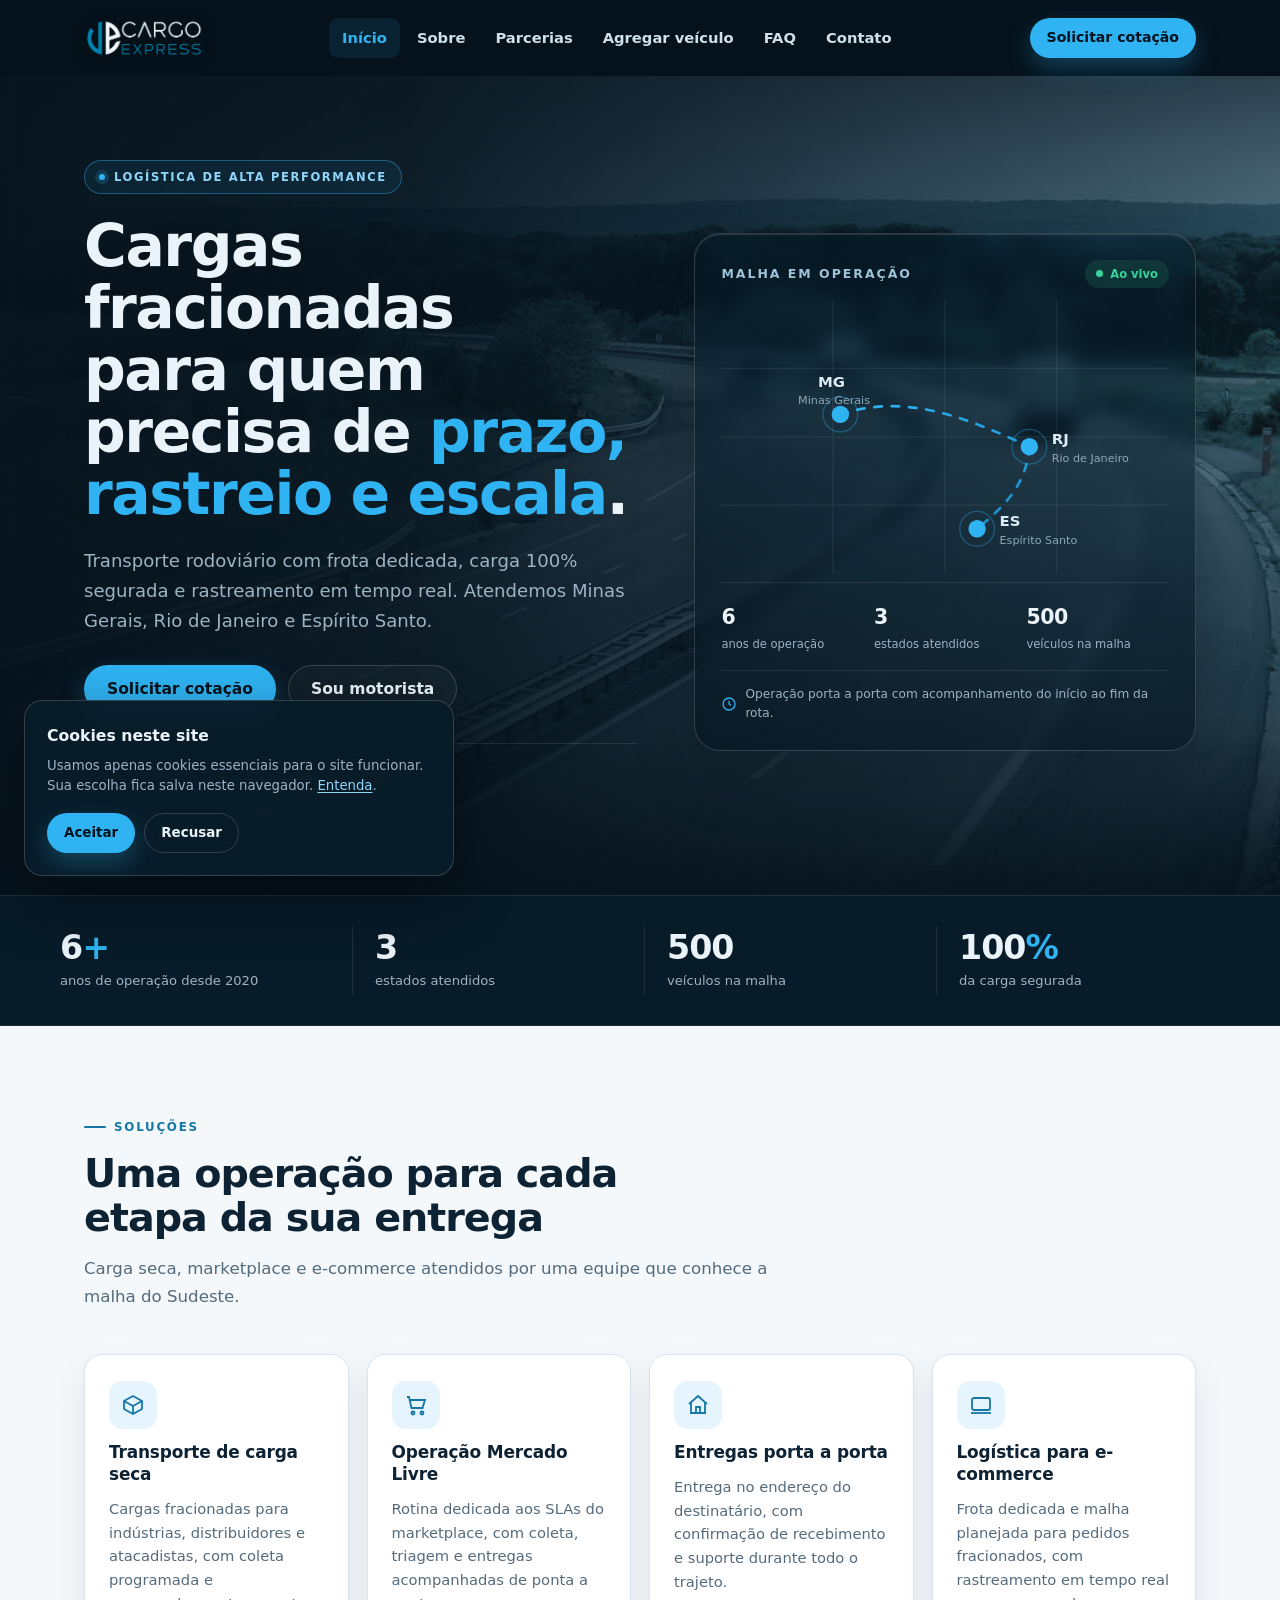
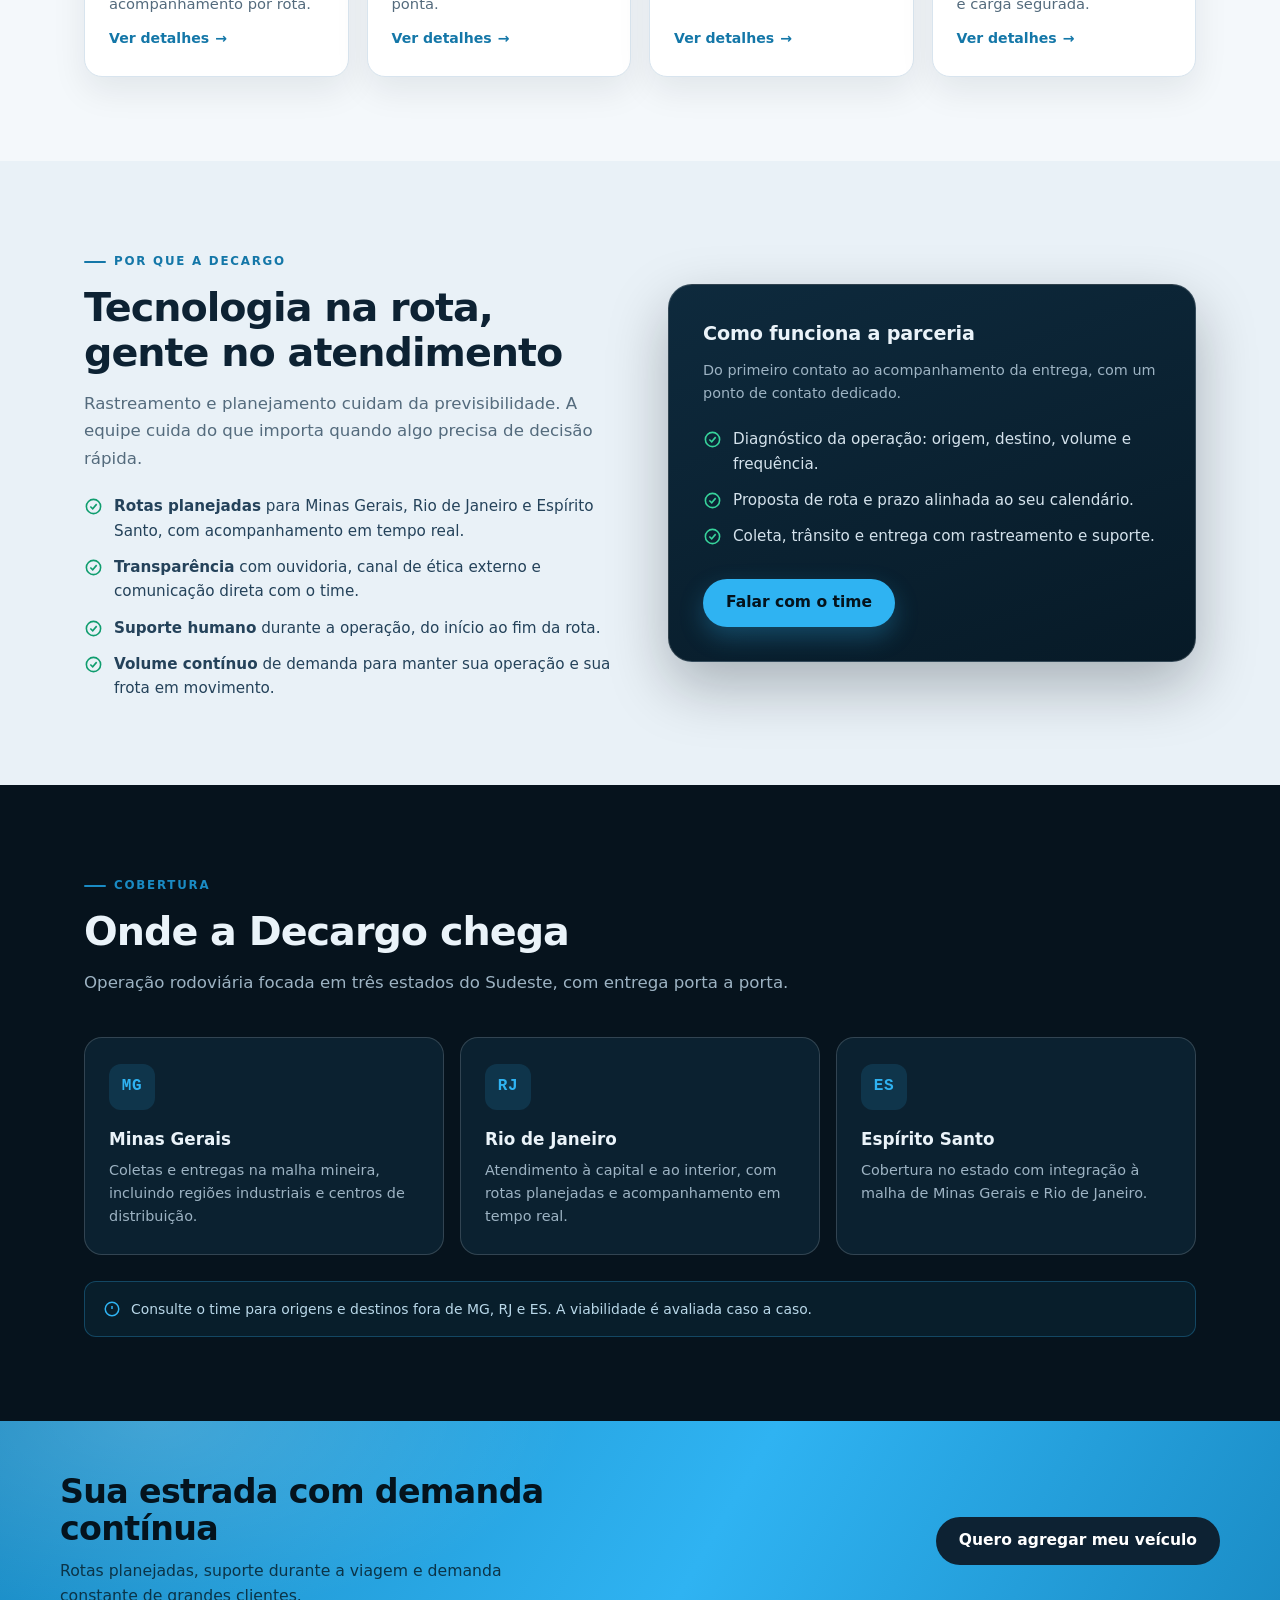
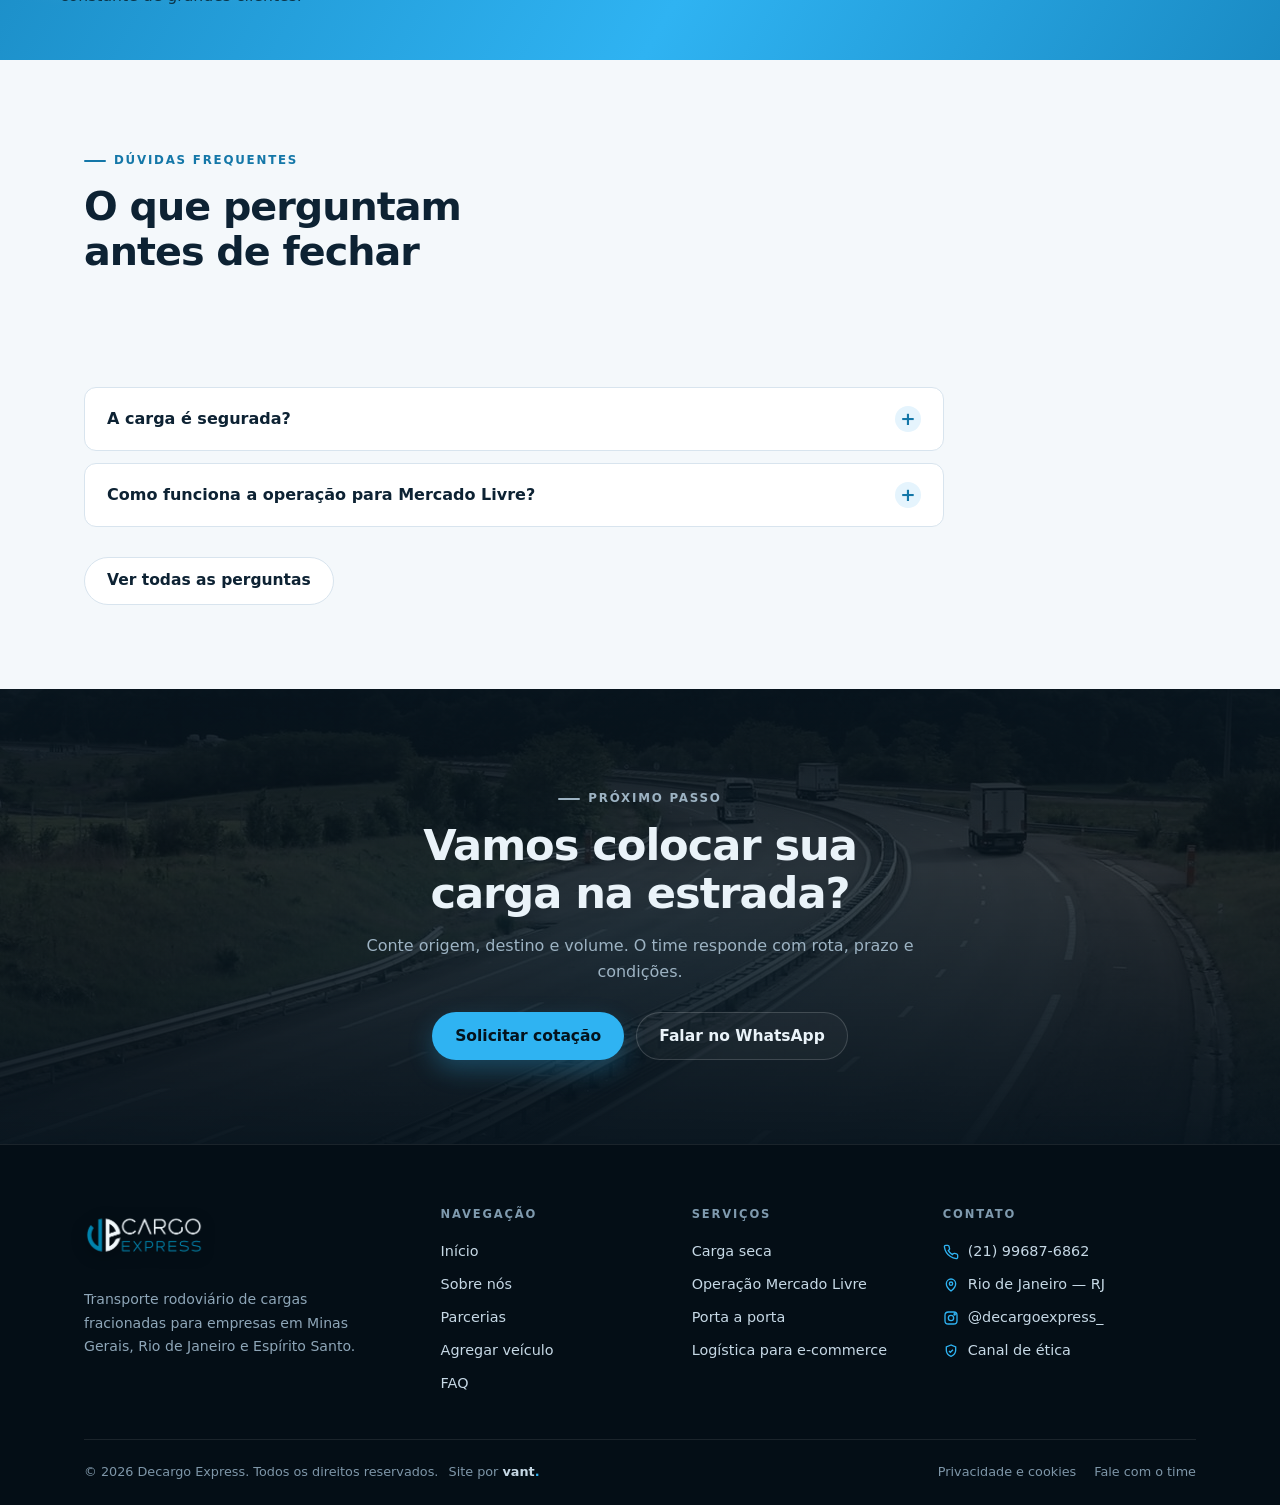
<file: index.html>
<!doctype html>
<html lang="pt-BR">
<head>
  <meta charset="utf-8">
  <meta name="viewport" content="width=device-width, initial-scale=1">
  <title>Decargo Express | Cargas fracionadas em MG, RJ e ES</title>
  <meta name="description" content="Transporte rodoviário de cargas fracionadas com frota dedicada, carga 100% segurada e rastreamento em tempo real em Minas Gerais, Rio de Janeiro e Espírito Santo.">
  <link rel="canonical" href="https://decargoexpress.com.br/">
  <meta name="theme-color" content="#06131d">
  <link rel="icon" href="assets/img/favicon-32.png" type="image/png" sizes="32x32">
  <link rel="icon" href="assets/img/favicon-32-dark.png" type="image/png" sizes="32x32" media="(prefers-color-scheme: dark)">
  <link rel="apple-touch-icon" href="assets/img/apple-touch-icon.png">

  <meta property="og:type" content="website">
  <meta property="og:site_name" content="Decargo Express">
  <meta property="og:locale" content="pt_BR">
  <meta property="og:title" content="Decargo Express | Cargas fracionadas em MG, RJ e ES">
  <meta property="og:description" content="Frota dedicada, carga 100% segurada e rastreamento em tempo real para o seu e-commerce.">
  <meta property="og:url" content="https://decargoexpress.com.br/">
  <meta property="og:image" content="https://decargoexpress.com.br/assets/img/og-decargo.png">
  <meta property="og:image:width" content="1200">
  <meta property="og:image:height" content="630">
  <meta name="twitter:card" content="summary_large_image">
  <meta name="twitter:title" content="Decargo Express | Cargas fracionadas em MG, RJ e ES">
  <meta name="twitter:description" content="Frota dedicada, carga 100% segurada e rastreamento em tempo real para o seu e-commerce.">
  <meta name="twitter:image" content="https://decargoexpress.com.br/assets/img/og-decargo.png">

  <link rel="preload" href="assets/css/style.css" as="style">
  <link rel="stylesheet" href="assets/css/style.css">
  <script>document.documentElement.classList.add('js');</script>

  <script type="application/ld+json">
  {
    "@context": "https://schema.org",
    "@type": "MovingCompany",
    "@id": "https://decargoexpress.com.br/#organizacao",
    "name": "Decargo Express",
    "url": "https://decargoexpress.com.br/",
    "description": "Transportadora rodoviária de cargas fracionadas com atuação em Minas Gerais, Rio de Janeiro e Espírito Santo.",
    "foundingDate": "2020",
    "telephone": "+55-21-99687-6862",
    "areaServed": [
      { "@type": "State", "name": "Minas Gerais" },
      { "@type": "State", "name": "Rio de Janeiro" },
      { "@type": "State", "name": "Espírito Santo" }
    ],
    "address": {
      "@type": "PostalAddress",
      "addressLocality": "Rio de Janeiro",
      "addressRegion": "RJ",
      "addressCountry": "BR"
    },
    "sameAs": ["https://www.instagram.com/decargoexpress_/"]
  }
  </script>
</head>
<body>
  <a class="skip-link" href="#conteudo">Ir para o conteúdo</a>

  <header class="site-header">
    <div class="container header-inner">
      <a class="brand" href="index.html" aria-label="Decargo Express — página inicial">
        <img class="brand-logo" src="assets/img/logo-light.png" alt="" width="120" height="60">
      </a>

      <nav class="nav" id="menu-principal" aria-label="Navegação principal">
        <ul class="nav-list">
          <li><a class="nav-link" href="index.html" aria-current="page">Início</a></li>
          <li><a class="nav-link" href="sobre.html">Sobre</a></li>
          <li><a class="nav-link" href="parcerias.html">Parcerias</a></li>
          <li><a class="nav-link" href="agregado.html">Agregar veículo</a></li>
          <li><a class="nav-link" href="faq.html">FAQ</a></li>
          <li><a class="nav-link" href="contato.html">Contato</a></li>
        </ul>
        <a class="btn btn-primary" href="contato.html">Solicitar cotação</a>
      </nav>

      <div class="header-actions">
        <a class="btn btn-primary btn-sm" href="contato.html">Solicitar cotação</a>
        <button class="menu-toggle" type="button" aria-expanded="false" aria-controls="menu-principal" aria-label="Abrir menu">
          <span></span>
        </button>
      </div>
    </div>
  </header>

  <main id="conteudo">
    <section class="hero">
      <div class="hero-video" aria-hidden="true">
        <img class="hero-video__poster" src="assets/img/trafego-poster.jpg" alt="" width="1280" height="720">
        <video class="hero-video__motion" data-bg-video data-src="assets/img/trafego-loop.mp4" muted loop playsinline preload="none" tabindex="-1" disablepictureinpicture></video>
        <div class="hero-video__tint"></div>
        <div class="hero-video__scrim"></div>
      </div>

      <div class="container hero-grid">
        <div class="hero-copy">
          <p class="eyebrow">Logística de alta performance</p>
          <h1>Cargas fracionadas para quem precisa de <em>prazo, rastreio e escala</em>.</h1>
          <p class="lead">
            Transporte rodoviário com frota dedicada, carga 100% segurada e rastreamento em tempo real.
            Atendemos Minas Gerais, Rio de Janeiro e Espírito Santo.
          </p>
          <div class="hero-actions">
            <a class="btn btn-primary" href="contato.html">Solicitar cotação</a>
            <a class="btn btn-ghost" href="agregado.html">Sou motorista</a>
          </div>
          <ul class="trust-row">
            <li>
              <svg viewBox="0 0 24 24" fill="none" stroke="currentColor" stroke-width="2" aria-hidden="true"><path d="M12 21s7-5.5 7-11a7 7 0 1 0-14 0c0 5.5 7 11 7 11Z"/><circle cx="12" cy="10" r="2.5"/></svg>
              MG, RJ e ES
            </li>
            <li>
              <svg viewBox="0 0 24 24" fill="none" stroke="currentColor" stroke-width="2" aria-hidden="true"><path d="M12 3 5 6v5c0 4.5 3 7.5 7 9 4-1.5 7-4.5 7-9V6l-7-3Z"/><path d="m9 12 2 2 4-4"/></svg>
              Carga 100% segurada
            </li>
            <li>
              <svg viewBox="0 0 24 24" fill="none" stroke="currentColor" stroke-width="2" aria-hidden="true"><circle cx="6" cy="19" r="2"/><circle cx="18" cy="5" r="2"/><path d="M8 19h6a3 3 0 0 0 0-6H10a3 3 0 0 1 0-6h6"/></svg>
              Rastreamento em tempo real
            </li>
          </ul>
        </div>

        <aside class="route-card" aria-label="Malha de atendimento">
          <div class="route-head">
            <h2>Malha em operação</h2>
            <span class="live-pill">Ao vivo</span>
          </div>

          <div class="route-visual">
            <svg viewBox="0 0 360 220" role="img" aria-label="Rota conectando Minas Gerais, Rio de Janeiro e Espírito Santo">
              <defs>
                <linearGradient id="rota" x1="0" y1="0" x2="1" y2="1">
                  <stop offset="0" stop-color="#2fb3f2"/>
                  <stop offset="1" stop-color="#1a8bc4"/>
                </linearGradient>
              </defs>
              <g stroke="rgba(255,255,255,.07)" stroke-width="1">
                <path d="M0 55h360M0 110h360M0 165h360M90 0v220M180 0v220M270 0v220"/>
              </g>
              <path class="route-line" d="M96 92 C150 74 200 96 248 118 M248 118 C246 148 228 166 206 184" fill="none" stroke="url(#rota)" stroke-width="2.2" stroke-linecap="round"/>
              <g>
                <circle class="route-node route-node--active" cx="96" cy="92" r="7" fill="#2fb3f2"/>
                <circle cx="96" cy="92" r="14" fill="none" stroke="#2fb3f2" stroke-opacity=".35"/>
                <text x="78" y="70" fill="#dbeaf4" font-family="system-ui, sans-serif" font-size="12" font-weight="700">MG</text>
                <text x="62" y="84" fill="#8fa8b9" font-family="system-ui, sans-serif" font-size="9">Minas Gerais</text>

                <circle cx="248" cy="118" r="7" fill="#2fb3f2"/>
                <circle cx="248" cy="118" r="14" fill="none" stroke="#2fb3f2" stroke-opacity=".35"/>
                <text x="266" y="116" fill="#dbeaf4" font-family="system-ui, sans-serif" font-size="12" font-weight="700">RJ</text>
                <text x="266" y="130" fill="#8fa8b9" font-family="system-ui, sans-serif" font-size="9">Rio de Janeiro</text>

                <circle cx="206" cy="184" r="7" fill="#2fb3f2"/>
                <circle cx="206" cy="184" r="14" fill="none" stroke="#2fb3f2" stroke-opacity=".35"/>
                <text x="224" y="182" fill="#dbeaf4" font-family="system-ui, sans-serif" font-size="12" font-weight="700">ES</text>
                <text x="224" y="196" fill="#8fa8b9" font-family="system-ui, sans-serif" font-size="9">Espírito Santo</text>
              </g>
            </svg>
          </div>

          <div class="route-stats">
            <div><strong>6</strong><span>anos de operação</span></div>
            <div><strong>3</strong><span>estados atendidos</span></div>
            <div><strong>500</strong><span>veículos na malha</span></div>
          </div>
          <p class="route-note">
            <svg viewBox="0 0 24 24" fill="none" stroke="currentColor" stroke-width="2" aria-hidden="true"><circle cx="12" cy="12" r="9"/><path d="M12 7v5l3 2"/></svg>
            Operação porta a porta com acompanhamento do início ao fim da rota.
          </p>
        </aside>
      </div>
    </section>

    <div class="stats">
      <div class="container stats-grid">
        <div class="stat"><strong>6<span>+</span></strong><small>anos de operação desde 2020</small></div>
        <div class="stat"><strong>3</strong><small>estados atendidos</small></div>
        <div class="stat"><strong>500</strong><small>veículos na malha</small></div>
        <div class="stat"><strong>100<span>%</span></strong><small>da carga segurada</small></div>
      </div>
    </div>

    <section class="section light" aria-labelledby="titulo-solucoes">
      <div class="container">
        <div class="section-head reveal">
          <p class="kicker">Soluções</p>
          <h2 class="section-title" id="titulo-solucoes">Uma operação para cada etapa da sua entrega</h2>
          <p class="section-lead">Carga seca, marketplace e e-commerce atendidos por uma equipe que conhece a malha do Sudeste.</p>
        </div>

        <div class="services">
          <article class="service-card reveal">
            <span class="icon-badge">
              <svg viewBox="0 0 24 24" fill="none" stroke="currentColor" stroke-width="1.8" aria-hidden="true"><path d="M21 8 12 3 3 8v8l9 5 9-5V8Z"/><path d="m3 8 9 5 9-5M12 21V13"/></svg>
            </span>
            <h3>Transporte de carga seca</h3>
            <p>Cargas fracionadas para indústrias, distribuidores e atacadistas, com coleta programada e acompanhamento por rota.</p>
            <a href="parcerias.html#carga-seca">Ver detalhes <span aria-hidden="true">→</span></a>
          </article>

          <article class="service-card reveal">
            <span class="icon-badge">
              <svg viewBox="0 0 24 24" fill="none" stroke="currentColor" stroke-width="1.8" aria-hidden="true"><circle cx="9" cy="20" r="1.5"/><circle cx="18" cy="20" r="1.5"/><path d="M3 4h2l2.5 11h11L21 7H6"/></svg>
            </span>
            <h3>Operação Mercado Livre</h3>
            <p>Rotina dedicada aos SLAs do marketplace, com coleta, triagem e entregas acompanhadas de ponta a ponta.</p>
            <a href="parcerias.html#mercado-livre">Ver detalhes <span aria-hidden="true">→</span></a>
          </article>

          <article class="service-card reveal">
            <span class="icon-badge">
              <svg viewBox="0 0 24 24" fill="none" stroke="currentColor" stroke-width="1.8" aria-hidden="true"><path d="M3 11 12 3l9 8"/><path d="M5 10v10h14V10"/><path d="M10 20v-6h4v6"/></svg>
            </span>
            <h3>Entregas porta a porta</h3>
            <p>Entrega no endereço do destinatário, com confirmação de recebimento e suporte durante todo o trajeto.</p>
            <a href="parcerias.html#porta-a-porta">Ver detalhes <span aria-hidden="true">→</span></a>
          </article>

          <article class="service-card reveal">
            <span class="icon-badge">
              <svg viewBox="0 0 24 24" fill="none" stroke="currentColor" stroke-width="1.8" aria-hidden="true"><rect x="3" y="5" width="18" height="12" rx="2"/><path d="M2 20h20"/></svg>
            </span>
            <h3>Logística para e-commerce</h3>
            <p>Frota dedicada e malha planejada para pedidos fracionados, com rastreamento em tempo real e carga segurada.</p>
            <a href="parcerias.html#ecommerce">Ver detalhes <span aria-hidden="true">→</span></a>
          </article>
        </div>
      </div>
    </section>

    <section class="section light-2" aria-labelledby="titulo-diferenciais">
      <div class="container split">
        <div class="reveal">
          <p class="kicker">Por que a Decargo</p>
          <h2 class="section-title" id="titulo-diferenciais">Tecnologia na rota, gente no atendimento</h2>
          <p class="section-lead">Rastreamento e planejamento cuidam da previsibilidade. A equipe cuida do que importa quando algo precisa de decisão rápida.</p>

          <ul class="checklist">
            <li>
              <svg viewBox="0 0 24 24" fill="none" stroke="currentColor" stroke-width="2" aria-hidden="true"><circle cx="12" cy="12" r="9"/><path d="m8 12 3 3 5-6"/></svg>
              <span><strong>Rotas planejadas</strong> para Minas Gerais, Rio de Janeiro e Espírito Santo, com acompanhamento em tempo real.</span>
            </li>
            <li>
              <svg viewBox="0 0 24 24" fill="none" stroke="currentColor" stroke-width="2" aria-hidden="true"><circle cx="12" cy="12" r="9"/><path d="m8 12 3 3 5-6"/></svg>
              <span><strong>Transparência</strong> com ouvidoria, canal de ética externo e comunicação direta com o time.</span>
            </li>
            <li>
              <svg viewBox="0 0 24 24" fill="none" stroke="currentColor" stroke-width="2" aria-hidden="true"><circle cx="12" cy="12" r="9"/><path d="m8 12 3 3 5-6"/></svg>
              <span><strong>Suporte humano</strong> durante a operação, do início ao fim da rota.</span>
            </li>
            <li>
              <svg viewBox="0 0 24 24" fill="none" stroke="currentColor" stroke-width="2" aria-hidden="true"><circle cx="12" cy="12" r="9"/><path d="m8 12 3 3 5-6"/></svg>
              <span><strong>Volume contínuo</strong> de demanda para manter sua operação e sua frota em movimento.</span>
            </li>
          </ul>
        </div>

        <div class="panel reveal">
          <h3>Como funciona a parceria</h3>
          <p class="panel-note">Do primeiro contato ao acompanhamento da entrega, com um ponto de contato dedicado.</p>
          <ul class="checklist">
            <li>
              <svg viewBox="0 0 24 24" fill="none" stroke="currentColor" stroke-width="2" aria-hidden="true"><circle cx="12" cy="12" r="9"/><path d="m8 12 3 3 5-6"/></svg>
              <span>Diagnóstico da operação: origem, destino, volume e frequência.</span>
            </li>
            <li>
              <svg viewBox="0 0 24 24" fill="none" stroke="currentColor" stroke-width="2" aria-hidden="true"><circle cx="12" cy="12" r="9"/><path d="m8 12 3 3 5-6"/></svg>
              <span>Proposta de rota e prazo alinhada ao seu calendário.</span>
            </li>
            <li>
              <svg viewBox="0 0 24 24" fill="none" stroke="currentColor" stroke-width="2" aria-hidden="true"><circle cx="12" cy="12" r="9"/><path d="m8 12 3 3 5-6"/></svg>
              <span>Coleta, trânsito e entrega com rastreamento e suporte.</span>
            </li>
          </ul>
          <div class="hero-actions">
            <a class="btn btn-primary" href="contato.html">Falar com o time</a>
          </div>
        </div>
      </div>
    </section>

    <section class="section" aria-labelledby="titulo-cobertura">
      <div class="container">
        <div class="section-head reveal">
          <p class="kicker">Cobertura</p>
          <h2 class="section-title" id="titulo-cobertura">Onde a Decargo chega</h2>
          <p class="section-lead">Operação rodoviária focada em três estados do Sudeste, com entrega porta a porta.</p>
        </div>

        <div class="states">
          <article class="state-card reveal">
            <span class="uf">MG</span>
            <h3>Minas Gerais</h3>
            <p>Coletas e entregas na malha mineira, incluindo regiões industriais e centros de distribuição.</p>
          </article>
          <article class="state-card reveal">
            <span class="uf">RJ</span>
            <h3>Rio de Janeiro</h3>
            <p>Atendimento à capital e ao interior, com rotas planejadas e acompanhamento em tempo real.</p>
          </article>
          <article class="state-card reveal">
            <span class="uf">ES</span>
            <h3>Espírito Santo</h3>
            <p>Cobertura no estado com integração à malha de Minas Gerais e Rio de Janeiro.</p>
          </article>
        </div>

        <p class="coverage-note reveal">
          <svg viewBox="0 0 24 24" fill="none" stroke="currentColor" stroke-width="2" aria-hidden="true"><circle cx="12" cy="12" r="9"/><path d="M12 8v4M12 16h.01"/></svg>
          Consulte o time para origens e destinos fora de MG, RJ e ES. A viabilidade é avaliada caso a caso.
        </p>
      </div>
    </section>

    <section class="driver-band" aria-labelledby="titulo-motorista">
      <div class="container band-inner">
        <div>
          <h2 id="titulo-motorista">Sua estrada com demanda contínua</h2>
          <p>Rotas planejadas, suporte durante a viagem e demanda constante de grandes clientes.</p>
        </div>
        <a class="btn btn-dark" href="agregado.html">Quero agregar meu veículo</a>
      </div>
    </section>

    <section class="section light" aria-labelledby="titulo-faq">
      <div class="container">
        <div class="section-head reveal">
          <p class="kicker">Dúvidas frequentes</p>
          <h2 class="section-title" id="titulo-faq">O que perguntam antes de fechar</h2>
        </div>

        <div class="faq-list">
          <details class="faq-item reveal">
            <summary>Onde a Decargo Express atua?</summary>
            <div class="faq-answer">Em Minas Gerais, Rio de Janeiro e Espírito Santo. A operação é rodoviária e porta a porta; para outras regiões, o time avalia a viabilidade caso a caso.</div>
          </details>
          <details class="faq-item reveal">
            <summary>A carga é segurada?</summary>
            <div class="faq-answer">Sim. A operação trabalha com carga 100% segurada, conforme informado nos materiais da empresa.</div>
          </details>
          <details class="faq-item reveal">
            <summary>Como funciona a operação para Mercado Livre?</summary>
            <div class="faq-answer">É uma rotina dedicada aos SLAs do marketplace, com coleta, triagem e entregas acompanhadas de ponta a ponta.</div>
          </details>
        </div>

        <div class="hero-actions">
          <a class="btn btn-outline-dark" href="faq.html">Ver todas as perguntas</a>
        </div>
      </div>
    </section>

    <section class="cta" aria-labelledby="titulo-cta">
      <div class="cta-bg" aria-hidden="true">
        <img class="cta-bg__poster" src="assets/img/trafego-poster.jpg" alt="" width="1280" height="720">
        <video class="cta-bg__motion" data-bg-video data-src="assets/img/trafego-loop.mp4" muted loop playsinline preload="none" tabindex="-1" disablepictureinpicture></video>
      </div>

      <div class="container cta-inner">
        <p class="kicker kicker--center">Próximo passo</p>
        <h2 id="titulo-cta">Vamos colocar sua carga na estrada?</h2>
        <p>Conte origem, destino e volume. O time responde com rota, prazo e condições.</p>
        <div class="cta-actions">
          <a class="btn btn-primary" href="contato.html">Solicitar cotação</a>
          <a class="btn btn-ghost" href="https://wa.me/5521996876862?text=Ol%C3%A1%2C%20quero%20falar%20sobre%20uma%20cota%C3%A7%C3%A3o." target="_blank" rel="noopener noreferrer">Falar no WhatsApp</a>
        </div>
      </div>
    </section>
  </main>

  <footer class="site-footer">
    <div class="container">
      <div class="footer-grid">
        <div class="footer-brand">
          <a class="brand" href="index.html" aria-label="Decargo Express — página inicial">
            <img class="brand-logo" src="assets/img/logo-light.png" alt="" width="120" height="60">
          </a>
          <p>Transporte rodoviário de cargas fracionadas para empresas em Minas Gerais, Rio de Janeiro e Espírito Santo.</p>
        </div>

        <div class="footer-col">
          <h2>Navegação</h2>
          <ul>
            <li><a href="index.html">Início</a></li>
            <li><a href="sobre.html">Sobre nós</a></li>
            <li><a href="parcerias.html">Parcerias</a></li>
            <li><a href="agregado.html">Agregar veículo</a></li>
            <li><a href="faq.html">FAQ</a></li>
          </ul>
        </div>

        <div class="footer-col">
          <h2>Serviços</h2>
          <ul>
            <li><a href="parcerias.html#carga-seca">Carga seca</a></li>
            <li><a href="parcerias.html#mercado-livre">Operação Mercado Livre</a></li>
            <li><a href="parcerias.html#porta-a-porta">Porta a porta</a></li>
            <li><a href="parcerias.html#ecommerce">Logística para e-commerce</a></li>
          </ul>
        </div>

        <div class="footer-col footer-contact-col">
          <h2>Contato</h2>
          <ul class="footer-contact">
            <li>
              <svg viewBox="0 0 24 24" fill="none" stroke="currentColor" stroke-width="2" aria-hidden="true"><path d="M22 16.9v3a2 2 0 0 1-2.2 2 19.8 19.8 0 0 1-8.6-3.1 19.5 19.5 0 0 1-6-6A19.8 19.8 0 0 1 2.1 4.2 2 2 0 0 1 4.1 2h3a2 2 0 0 1 2 1.7c.1 1 .4 2 .7 2.9a2 2 0 0 1-.5 2.1L8 10a16 16 0 0 0 6 6l1.3-1.3a2 2 0 0 1 2.1-.5c.9.3 1.9.6 2.9.7a2 2 0 0 1 1.7 2Z"/></svg>
              <a href="tel:+5521996876862">(21) 99687-6862</a>
            </li>
            <li>
              <svg viewBox="0 0 24 24" fill="none" stroke="currentColor" stroke-width="2" aria-hidden="true"><path d="M12 21s7-5.5 7-11a7 7 0 1 0-14 0c0 5.5 7 11 7 11Z"/><circle cx="12" cy="10" r="2.5"/></svg>
              Rio de Janeiro — RJ
            </li>
            <li>
              <svg viewBox="0 0 24 24" fill="none" stroke="currentColor" stroke-width="2" aria-hidden="true"><rect x="3" y="3" width="18" height="18" rx="5"/><circle cx="12" cy="12" r="4"/><circle cx="17.5" cy="6.5" r="1"/></svg>
              <a href="https://www.instagram.com/decargoexpress_/" target="_blank" rel="noopener noreferrer">@decargoexpress_</a>
            </li>
            <li>
              <svg viewBox="0 0 24 24" fill="none" stroke="currentColor" stroke-width="2" aria-hidden="true"><path d="M12 3 5 6v5c0 4.5 3 7.5 7 9 4-1.5 7-4.5 7-9V6l-7-3Z"/><path d="m9 12 2 2 4-4"/></svg>
              <a href="https://condutaetica.com.br/decargoexpress/" target="_blank" rel="noopener noreferrer">Canal de ética</a>
            </li>
          </ul>
        </div>
      </div>

      <div class="footer-bottom">
        <p>© <span data-year>2026</span> Decargo Express. Todos os direitos reservados. <span class="footer-credit">Site por <a href="https://idalinosou.github.io/portfolio/" target="_blank" rel="noopener noreferrer">vant<span aria-hidden="true">.</span></a></span></p>
        <ul>
          <li><a href="privacidade.html">Privacidade e cookies</a></li>
          <li><a href="contato.html">Fale com o time</a></li>
        </ul>
      </div>
    </div>
  </footer>

  <a class="wa-float" href="https://wa.me/5521996876862?text=Ol%C3%A1%2C%20estou%20no%20site%20e%20gostaria%20de%20mais%20informa%C3%A7%C3%B5es." target="_blank" rel="noopener noreferrer" aria-label="Falar no WhatsApp">
    <svg viewBox="0 0 24 24" fill="currentColor" aria-hidden="true"><path d="M12 2a10 10 0 0 0-8.6 15L2 22l5.2-1.4A10 10 0 1 0 12 2Zm5.6 14.2c-.2.7-1.3 1.3-1.9 1.4-.5.1-1.1.1-1.8-.1-.4-.1-.9-.3-1.6-.6-2.7-1.2-4.5-4-4.6-4.2-.1-.2-1.1-1.5-1.1-2.8 0-1.3.7-2 .9-2.2.2-.3.5-.3.7-.3h.5c.2 0 .4-.1.6.5l.9 2.1c.1.2.1.4 0 .6l-.4.6c-.1.2-.3.3-.1.6.2.3.8 1.3 1.7 2.1 1.1 1 2 1.3 2.3 1.4.2.1.4.1.6-.1l.8-1c.2-.2.4-.2.6-.1l2 1c.3.1.5.2.5.4 0 .1 0 .8-.2 1.5Z"/></svg>
    <span>Falar no WhatsApp</span>
  </a>

  <aside class="cookie-banner" data-cookie-banner role="region" aria-label="Preferências de cookies" hidden>
    <h2>Cookies neste site</h2>
    <p>Usamos apenas cookies essenciais para o site funcionar. Sua escolha fica salva neste navegador. <a href="privacidade.html#cookies">Entenda</a>.</p>
    <div class="cookie-actions">
      <button class="btn btn-primary" type="button" data-consent="all">Aceitar</button>
      <button class="btn btn-cookie-reject" type="button" data-consent="essential">Recusar</button>
    </div>
  </aside>

  <script src="assets/js/main.js" defer></script>
</body>
</html>
</file>
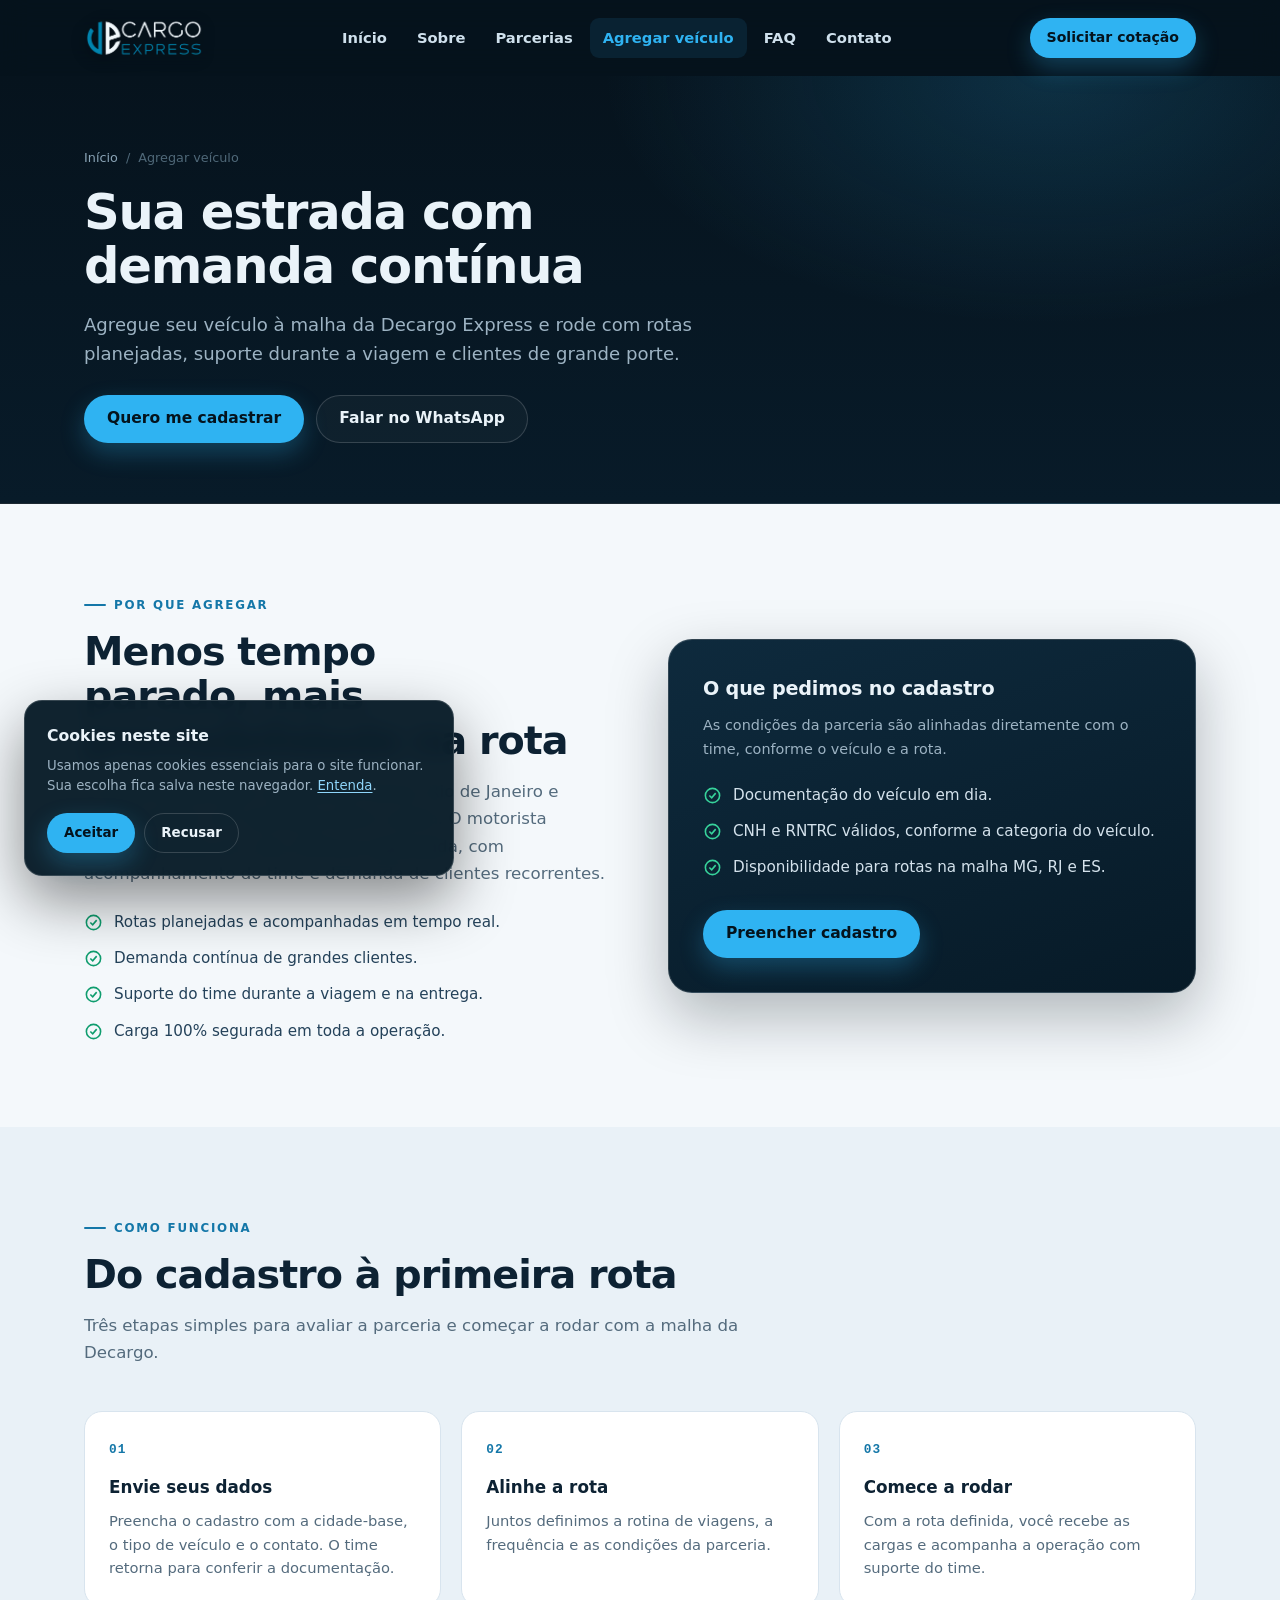
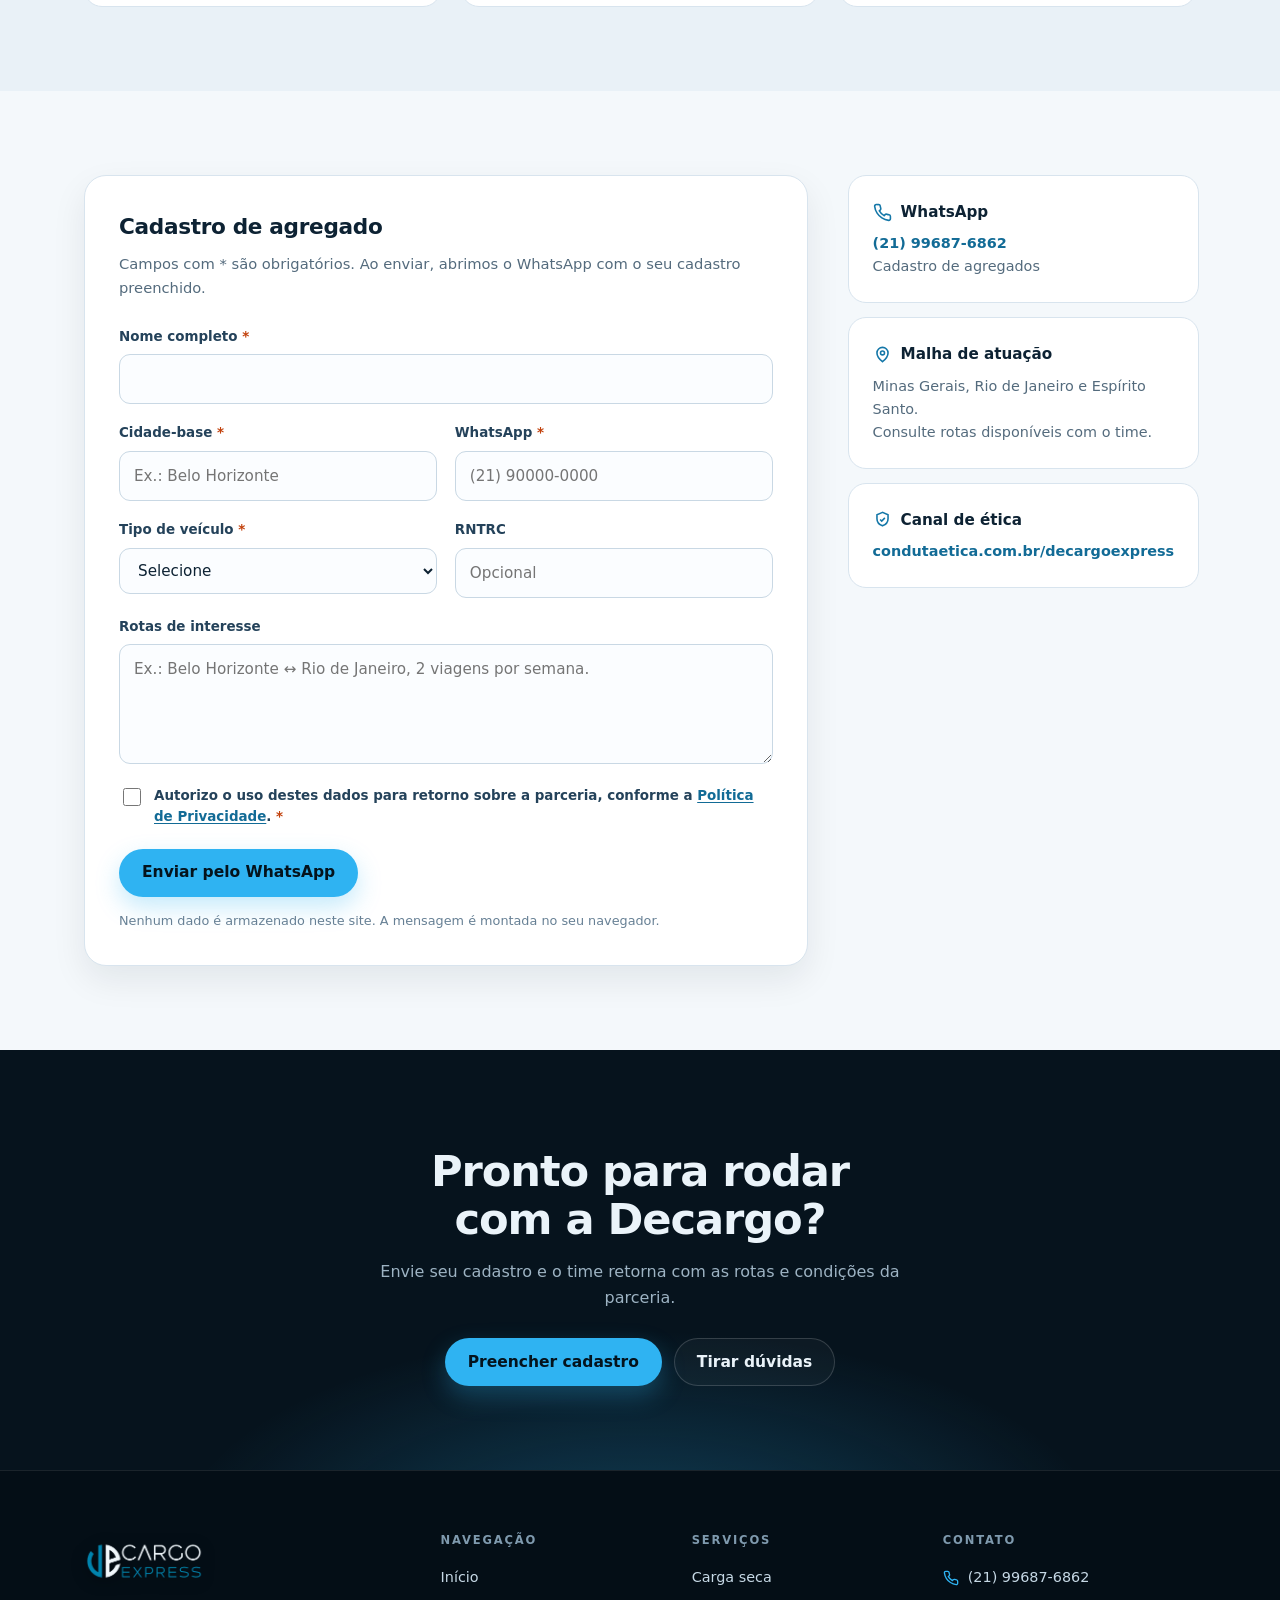
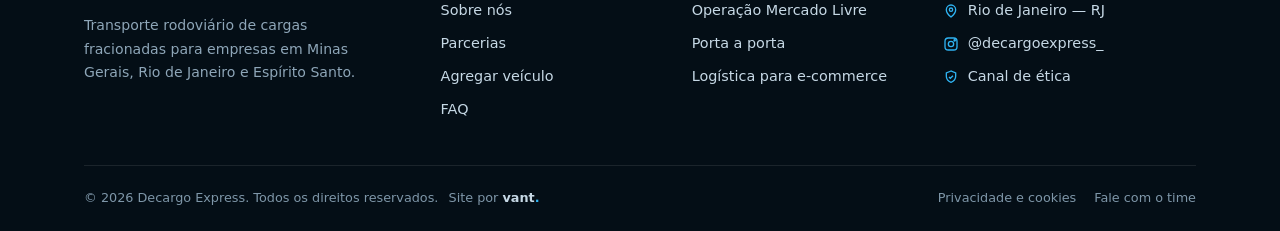
<file: agregado.html>
<!doctype html>
<html lang="pt-BR">
<head>
  <meta charset="utf-8">
  <meta name="viewport" content="width=device-width, initial-scale=1">
  <title>Agregar veículo | Decargo Express</title>
  <meta name="description" content="Agregue seu veículo à Decargo Express: rotas planejadas em MG, RJ e ES, demanda contínua e suporte durante a viagem.">
  <link rel="canonical" href="https://decargoexpress.com.br/agregado.html">
  <meta name="theme-color" content="#06131d">
  <link rel="icon" href="assets/img/favicon-32.png" type="image/png" sizes="32x32">
  <link rel="icon" href="assets/img/favicon-32-dark.png" type="image/png" sizes="32x32" media="(prefers-color-scheme: dark)">
  <link rel="apple-touch-icon" href="assets/img/apple-touch-icon.png">

  <meta property="og:type" content="website">
  <meta property="og:site_name" content="Decargo Express">
  <meta property="og:locale" content="pt_BR">
  <meta property="og:title" content="Agregar veículo | Decargo Express">
  <meta property="og:description" content="Rotas planejadas, suporte durante a viagem e demanda constante de grandes clientes.">
  <meta property="og:url" content="https://decargoexpress.com.br/agregado.html">
  <meta property="og:image" content="https://decargoexpress.com.br/assets/img/og-decargo.png">
  <meta property="og:image:width" content="1200">
  <meta property="og:image:height" content="630">
  <meta name="twitter:card" content="summary_large_image">

  <link rel="preload" href="assets/css/style.css" as="style">
  <link rel="stylesheet" href="assets/css/style.css">
  <script>document.documentElement.classList.add('js');</script>
</head>
<body>
  <a class="skip-link" href="#conteudo">Ir para o conteúdo</a>

  <header class="site-header">
    <div class="container header-inner">
      <a class="brand" href="index.html" aria-label="Decargo Express — página inicial">
        <img class="brand-logo" src="assets/img/logo-light.png" alt="" width="120" height="60">
      </a>

      <nav class="nav" id="menu-principal" aria-label="Navegação principal">
        <ul class="nav-list">
          <li><a class="nav-link" href="index.html">Início</a></li>
          <li><a class="nav-link" href="sobre.html">Sobre</a></li>
          <li><a class="nav-link" href="parcerias.html">Parcerias</a></li>
          <li><a class="nav-link" href="agregado.html" aria-current="page">Agregar veículo</a></li>
          <li><a class="nav-link" href="faq.html">FAQ</a></li>
          <li><a class="nav-link" href="contato.html">Contato</a></li>
        </ul>
        <a class="btn btn-primary" href="contato.html">Solicitar cotação</a>
      </nav>

      <div class="header-actions">
        <a class="btn btn-primary btn-sm" href="contato.html">Solicitar cotação</a>
        <button class="menu-toggle" type="button" aria-expanded="false" aria-controls="menu-principal" aria-label="Abrir menu">
          <span></span>
        </button>
      </div>
    </div>
  </header>

  <main id="conteudo">
    <section class="page-hero">
      <div class="container">
        <nav class="breadcrumb" aria-label="Você está em">
          <a href="index.html">Início</a>
          <span aria-hidden="true">/</span>
          <span>Agregar veículo</span>
        </nav>
        <h1>Sua estrada com demanda contínua</h1>
        <p class="lead">Agregue seu veículo à malha da Decargo Express e rode com rotas planejadas, suporte durante a viagem e clientes de grande porte.</p>
        <div class="hero-actions">
          <a class="btn btn-primary" href="#cadastro">Quero me cadastrar</a>
          <a class="btn btn-ghost" href="https://wa.me/5521996876862?text=Ol%C3%A1%2C%20quero%20agregar%20meu%20ve%C3%ADculo%20%C3%A0%20Decargo%20Express." target="_blank" rel="noopener noreferrer">Falar no WhatsApp</a>
        </div>
      </div>
    </section>

    <section class="section light">
      <div class="container split">
        <div class="reveal">
          <p class="kicker">Por que agregar</p>
          <h2 class="section-title">Menos tempo parado, mais previsibilidade na rota</h2>
          <p class="section-lead">
            A malha da Decargo cobre Minas Gerais, Rio de Janeiro e Espírito Santo com operação porta a porta.
            O motorista agregado entra em uma rotina já organizada, com acompanhamento do time e demanda de clientes recorrentes.
          </p>
          <ul class="checklist">
            <li>
              <svg viewBox="0 0 24 24" fill="none" stroke="currentColor" stroke-width="2" aria-hidden="true"><circle cx="12" cy="12" r="9"/><path d="m8 12 3 3 5-6"/></svg>
              <span>Rotas planejadas e acompanhadas em tempo real.</span>
            </li>
            <li>
              <svg viewBox="0 0 24 24" fill="none" stroke="currentColor" stroke-width="2" aria-hidden="true"><circle cx="12" cy="12" r="9"/><path d="m8 12 3 3 5-6"/></svg>
              <span>Demanda contínua de grandes clientes.</span>
            </li>
            <li>
              <svg viewBox="0 0 24 24" fill="none" stroke="currentColor" stroke-width="2" aria-hidden="true"><circle cx="12" cy="12" r="9"/><path d="m8 12 3 3 5-6"/></svg>
              <span>Suporte do time durante a viagem e na entrega.</span>
            </li>
            <li>
              <svg viewBox="0 0 24 24" fill="none" stroke="currentColor" stroke-width="2" aria-hidden="true"><circle cx="12" cy="12" r="9"/><path d="m8 12 3 3 5-6"/></svg>
              <span>Carga 100% segurada em toda a operação.</span>
            </li>
          </ul>
        </div>

        <div class="panel reveal">
          <h3>O que pedimos no cadastro</h3>
          <p class="panel-note">As condições da parceria são alinhadas diretamente com o time, conforme o veículo e a rota.</p>
          <ul class="checklist">
            <li>
              <svg viewBox="0 0 24 24" fill="none" stroke="currentColor" stroke-width="2" aria-hidden="true"><circle cx="12" cy="12" r="9"/><path d="m8 12 3 3 5-6"/></svg>
              <span>Documentação do veículo em dia.</span>
            </li>
            <li>
              <svg viewBox="0 0 24 24" fill="none" stroke="currentColor" stroke-width="2" aria-hidden="true"><circle cx="12" cy="12" r="9"/><path d="m8 12 3 3 5-6"/></svg>
              <span>CNH e RNTRC válidos, conforme a categoria do veículo.</span>
            </li>
            <li>
              <svg viewBox="0 0 24 24" fill="none" stroke="currentColor" stroke-width="2" aria-hidden="true"><circle cx="12" cy="12" r="9"/><path d="m8 12 3 3 5-6"/></svg>
              <span>Disponibilidade para rotas na malha MG, RJ e ES.</span>
            </li>
          </ul>
          <div class="hero-actions">
            <a class="btn btn-primary" href="#cadastro">Preencher cadastro</a>
          </div>
        </div>
      </div>
    </section>

    <section class="section light-2" aria-labelledby="titulo-processo-agregado">
      <div class="container">
        <div class="section-head reveal">
          <p class="kicker">Como funciona</p>
          <h2 class="section-title" id="titulo-processo-agregado">Do cadastro à primeira rota</h2>
          <p class="section-lead">Três etapas simples para avaliar a parceria e começar a rodar com a malha da Decargo.</p>
        </div>

        <ol class="steps">
          <li class="step reveal">
            <h3>Envie seus dados</h3>
            <p>Preencha o cadastro com a cidade-base, o tipo de veículo e o contato. O time retorna para conferir a documentação.</p>
          </li>
          <li class="step reveal">
            <h3>Alinhe a rota</h3>
            <p>Juntos definimos a rotina de viagens, a frequência e as condições da parceria.</p>
          </li>
          <li class="step reveal">
            <h3>Comece a rodar</h3>
            <p>Com a rota definida, você recebe as cargas e acompanha a operação com suporte do time.</p>
          </li>
        </ol>
      </div>
    </section>

    <section class="section light" id="cadastro" aria-labelledby="titulo-cadastro">
      <div class="container contact-grid">
        <div class="form-card reveal">
          <h2 id="titulo-cadastro">Cadastro de agregado</h2>
          <p>Campos com <span class="req">*</span> são obrigatórios. Ao enviar, abrimos o WhatsApp com o seu cadastro preenchido.</p>

          <form data-driver-form novalidate>
            <div class="form-grid">
              <div class="field field--full">
                <label for="driver-nome">Nome completo <span class="req" aria-hidden="true">*</span></label>
                <input id="driver-nome" name="nome" type="text" autocomplete="name" required aria-describedby="erro-driver-nome">
                <span class="error-msg" id="erro-driver-nome">Informe seu nome.</span>
              </div>

              <div class="field">
                <label for="driver-cidade">Cidade-base <span class="req" aria-hidden="true">*</span></label>
                <input id="driver-cidade" name="cidade" type="text" placeholder="Ex.: Belo Horizonte" required aria-describedby="erro-driver-cidade">
                <span class="error-msg" id="erro-driver-cidade">Informe a cidade-base.</span>
              </div>

              <div class="field">
                <label for="driver-whatsapp">WhatsApp <span class="req" aria-hidden="true">*</span></label>
                <input id="driver-whatsapp" name="whatsapp" type="tel" autocomplete="tel" placeholder="(21) 90000-0000" required aria-describedby="erro-driver-whatsapp">
                <span class="error-msg" id="erro-driver-whatsapp">Informe um WhatsApp para contato.</span>
              </div>

              <div class="field">
                <label for="driver-veiculo">Tipo de veículo <span class="req" aria-hidden="true">*</span></label>
                <select id="driver-veiculo" name="veiculo" required aria-describedby="erro-driver-veiculo">
                  <option value="">Selecione</option>
                  <option>Fiorino</option>
                  <option>VUC</option>
                  <option>Truck</option>
                  <option>Carreta</option>
                  <option>Outro</option>
                </select>
                <span class="error-msg" id="erro-driver-veiculo">Selecione o tipo de veículo.</span>
              </div>

              <div class="field">
                <label for="driver-rntrc">RNTRC</label>
                <input id="driver-rntrc" name="rntrc" type="text" inputmode="numeric" placeholder="Opcional">
              </div>

              <div class="field field--full">
                <label for="driver-rotas">Rotas de interesse</label>
                <textarea id="driver-rotas" name="rotas" placeholder="Ex.: Belo Horizonte ↔ Rio de Janeiro, 2 viagens por semana."></textarea>
              </div>

              <div class="field field--full">
                <label class="consent" for="driver-consentimento">
                  <input id="driver-consentimento" name="consentimento" type="checkbox" required aria-describedby="erro-driver-consentimento">
                  <span>Autorizo o uso destes dados para retorno sobre a parceria, conforme a <a href="privacidade.html">Política de Privacidade</a>. <span class="req" aria-hidden="true">*</span></span>
                </label>
                <span class="error-msg" id="erro-driver-consentimento">Marque a autorização para enviar.</span>
              </div>
            </div>

            <div class="form-actions">
              <button class="btn btn-primary" type="submit">Enviar pelo WhatsApp</button>
              <p class="form-note">Nenhum dado é armazenado neste site. A mensagem é montada no seu navegador.</p>
            </div>

            <p class="form-status" data-form-status role="status" aria-live="polite"></p>
          </form>
        </div>

        <aside class="contact-side reveal" aria-label="Canais para motoristas">
          <div class="contact-card">
            <h3>
              <svg viewBox="0 0 24 24" fill="none" stroke="currentColor" stroke-width="2" aria-hidden="true"><path d="M22 16.9v3a2 2 0 0 1-2.2 2 19.8 19.8 0 0 1-8.6-3.1 19.5 19.5 0 0 1-6-6A19.8 19.8 0 0 1 2.1 4.2 2 2 0 0 1 4.1 2h3a2 2 0 0 1 2 1.7c.1 1 .4 2 .7 2.9a2 2 0 0 1-.5 2.1L8 10a16 16 0 0 0 6 6l1.3-1.3a2 2 0 0 1 2.1-.5c.9.3 1.9.6 2.9.7a2 2 0 0 1 1.7 2Z"/></svg>
              WhatsApp
            </h3>
            <p><a href="tel:+5521996876862">(21) 99687-6862</a><br>Cadastro de agregados</p>
          </div>

          <div class="contact-card">
            <h3>
              <svg viewBox="0 0 24 24" fill="none" stroke="currentColor" stroke-width="2" aria-hidden="true"><path d="M12 21s7-5.5 7-11a7 7 0 1 0-14 0c0 5.5 7 11 7 11Z"/><circle cx="12" cy="10" r="2.5"/></svg>
              Malha de atuação
            </h3>
            <p>Minas Gerais, Rio de Janeiro e Espírito Santo.<br>Consulte rotas disponíveis com o time.</p>
          </div>

          <div class="contact-card">
            <h3>
              <svg viewBox="0 0 24 24" fill="none" stroke="currentColor" stroke-width="2" aria-hidden="true"><path d="M12 3 5 6v5c0 4.5 3 7.5 7 9 4-1.5 7-4.5 7-9V6l-7-3Z"/><path d="m9 12 2 2 4-4"/></svg>
              Canal de ética
            </h3>
            <p><a href="https://condutaetica.com.br/decargoexpress/" target="_blank" rel="noopener noreferrer">condutaetica.com.br/decargoexpress</a></p>
          </div>
        </aside>
      </div>
    </section>

    <section class="cta" aria-labelledby="titulo-cta-agregado">
      <div class="container cta-inner">
        <h2 id="titulo-cta-agregado">Pronto para rodar com a Decargo?</h2>
        <p>Envie seu cadastro e o time retorna com as rotas e condições da parceria.</p>
        <div class="cta-actions">
          <a class="btn btn-primary" href="#cadastro">Preencher cadastro</a>
          <a class="btn btn-ghost" href="faq.html">Tirar dúvidas</a>
        </div>
      </div>
    </section>
  </main>

  <footer class="site-footer">
    <div class="container">
      <div class="footer-grid">
        <div class="footer-brand">
          <a class="brand" href="index.html" aria-label="Decargo Express — página inicial">
            <img class="brand-logo" src="assets/img/logo-light.png" alt="" width="120" height="60">
          </a>
          <p>Transporte rodoviário de cargas fracionadas para empresas em Minas Gerais, Rio de Janeiro e Espírito Santo.</p>
        </div>

        <div class="footer-col">
          <h2>Navegação</h2>
          <ul>
            <li><a href="index.html">Início</a></li>
            <li><a href="sobre.html">Sobre nós</a></li>
            <li><a href="parcerias.html">Parcerias</a></li>
            <li><a href="agregado.html">Agregar veículo</a></li>
            <li><a href="faq.html">FAQ</a></li>
          </ul>
        </div>

        <div class="footer-col">
          <h2>Serviços</h2>
          <ul>
            <li><a href="parcerias.html#carga-seca">Carga seca</a></li>
            <li><a href="parcerias.html#mercado-livre">Operação Mercado Livre</a></li>
            <li><a href="parcerias.html#porta-a-porta">Porta a porta</a></li>
            <li><a href="parcerias.html#ecommerce">Logística para e-commerce</a></li>
          </ul>
        </div>

        <div class="footer-col footer-contact-col">
          <h2>Contato</h2>
          <ul class="footer-contact">
            <li>
              <svg viewBox="0 0 24 24" fill="none" stroke="currentColor" stroke-width="2" aria-hidden="true"><path d="M22 16.9v3a2 2 0 0 1-2.2 2 19.8 19.8 0 0 1-8.6-3.1 19.5 19.5 0 0 1-6-6A19.8 19.8 0 0 1 2.1 4.2 2 2 0 0 1 4.1 2h3a2 2 0 0 1 2 1.7c.1 1 .4 2 .7 2.9a2 2 0 0 1-.5 2.1L8 10a16 16 0 0 0 6 6l1.3-1.3a2 2 0 0 1 2.1-.5c.9.3 1.9.6 2.9.7a2 2 0 0 1 1.7 2Z"/></svg>
              <a href="tel:+5521996876862">(21) 99687-6862</a>
            </li>
            <li>
              <svg viewBox="0 0 24 24" fill="none" stroke="currentColor" stroke-width="2" aria-hidden="true"><path d="M12 21s7-5.5 7-11a7 7 0 1 0-14 0c0 5.5 7 11 7 11Z"/><circle cx="12" cy="10" r="2.5"/></svg>
              Rio de Janeiro — RJ
            </li>
            <li>
              <svg viewBox="0 0 24 24" fill="none" stroke="currentColor" stroke-width="2" aria-hidden="true"><rect x="3" y="3" width="18" height="18" rx="5"/><circle cx="12" cy="12" r="4"/><circle cx="17.5" cy="6.5" r="1"/></svg>
              <a href="https://www.instagram.com/decargoexpress_/" target="_blank" rel="noopener noreferrer">@decargoexpress_</a>
            </li>
            <li>
              <svg viewBox="0 0 24 24" fill="none" stroke="currentColor" stroke-width="2" aria-hidden="true"><path d="M12 3 5 6v5c0 4.5 3 7.5 7 9 4-1.5 7-4.5 7-9V6l-7-3Z"/><path d="m9 12 2 2 4-4"/></svg>
              <a href="https://condutaetica.com.br/decargoexpress/" target="_blank" rel="noopener noreferrer">Canal de ética</a>
            </li>
          </ul>
        </div>
      </div>

      <div class="footer-bottom">
        <p>© <span data-year>2026</span> Decargo Express. Todos os direitos reservados. <span class="footer-credit">Site por <a href="https://idalinosou.github.io/portfolio/" target="_blank" rel="noopener noreferrer">vant<span aria-hidden="true">.</span></a></span></p>
        <ul>
          <li><a href="privacidade.html">Privacidade e cookies</a></li>
          <li><a href="contato.html">Fale com o time</a></li>
        </ul>
      </div>
    </div>
  </footer>

  <a class="wa-float" href="https://wa.me/5521996876862?text=Ol%C3%A1%2C%20estou%20no%20site%20e%20gostaria%20de%20mais%20informa%C3%A7%C3%B5es." target="_blank" rel="noopener noreferrer" aria-label="Falar no WhatsApp">
    <svg viewBox="0 0 24 24" fill="currentColor" aria-hidden="true"><path d="M12 2a10 10 0 0 0-8.6 15L2 22l5.2-1.4A10 10 0 1 0 12 2Zm5.6 14.2c-.2.7-1.3 1.3-1.9 1.4-.5.1-1.1.1-1.8-.1-.4-.1-.9-.3-1.6-.6-2.7-1.2-4.5-4-4.6-4.2-.1-.2-1.1-1.5-1.1-2.8 0-1.3.7-2 .9-2.2.2-.3.5-.3.7-.3h.5c.2 0 .4-.1.6.5l.9 2.1c.1.2.1.4 0 .6l-.4.6c-.1.2-.3.3-.1.6.2.3.8 1.3 1.7 2.1 1.1 1 2 1.3 2.3 1.4.2.1.4.1.6-.1l.8-1c.2-.2.4-.2.6-.1l2 1c.3.1.5.2.5.4 0 .1 0 .8-.2 1.5Z"/></svg>
    <span>Falar no WhatsApp</span>
  </a>

  <aside class="cookie-banner" data-cookie-banner role="region" aria-label="Preferências de cookies" hidden>
    <h2>Cookies neste site</h2>
    <p>Usamos apenas cookies essenciais para o site funcionar. Sua escolha fica salva neste navegador. <a href="privacidade.html#cookies">Entenda</a>.</p>
    <div class="cookie-actions">
      <button class="btn btn-primary" type="button" data-consent="all">Aceitar</button>
      <button class="btn btn-cookie-reject" type="button" data-consent="essential">Recusar</button>
    </div>
  </aside>

  <script src="assets/js/main.js" defer></script>
</body>
</html>
</file>
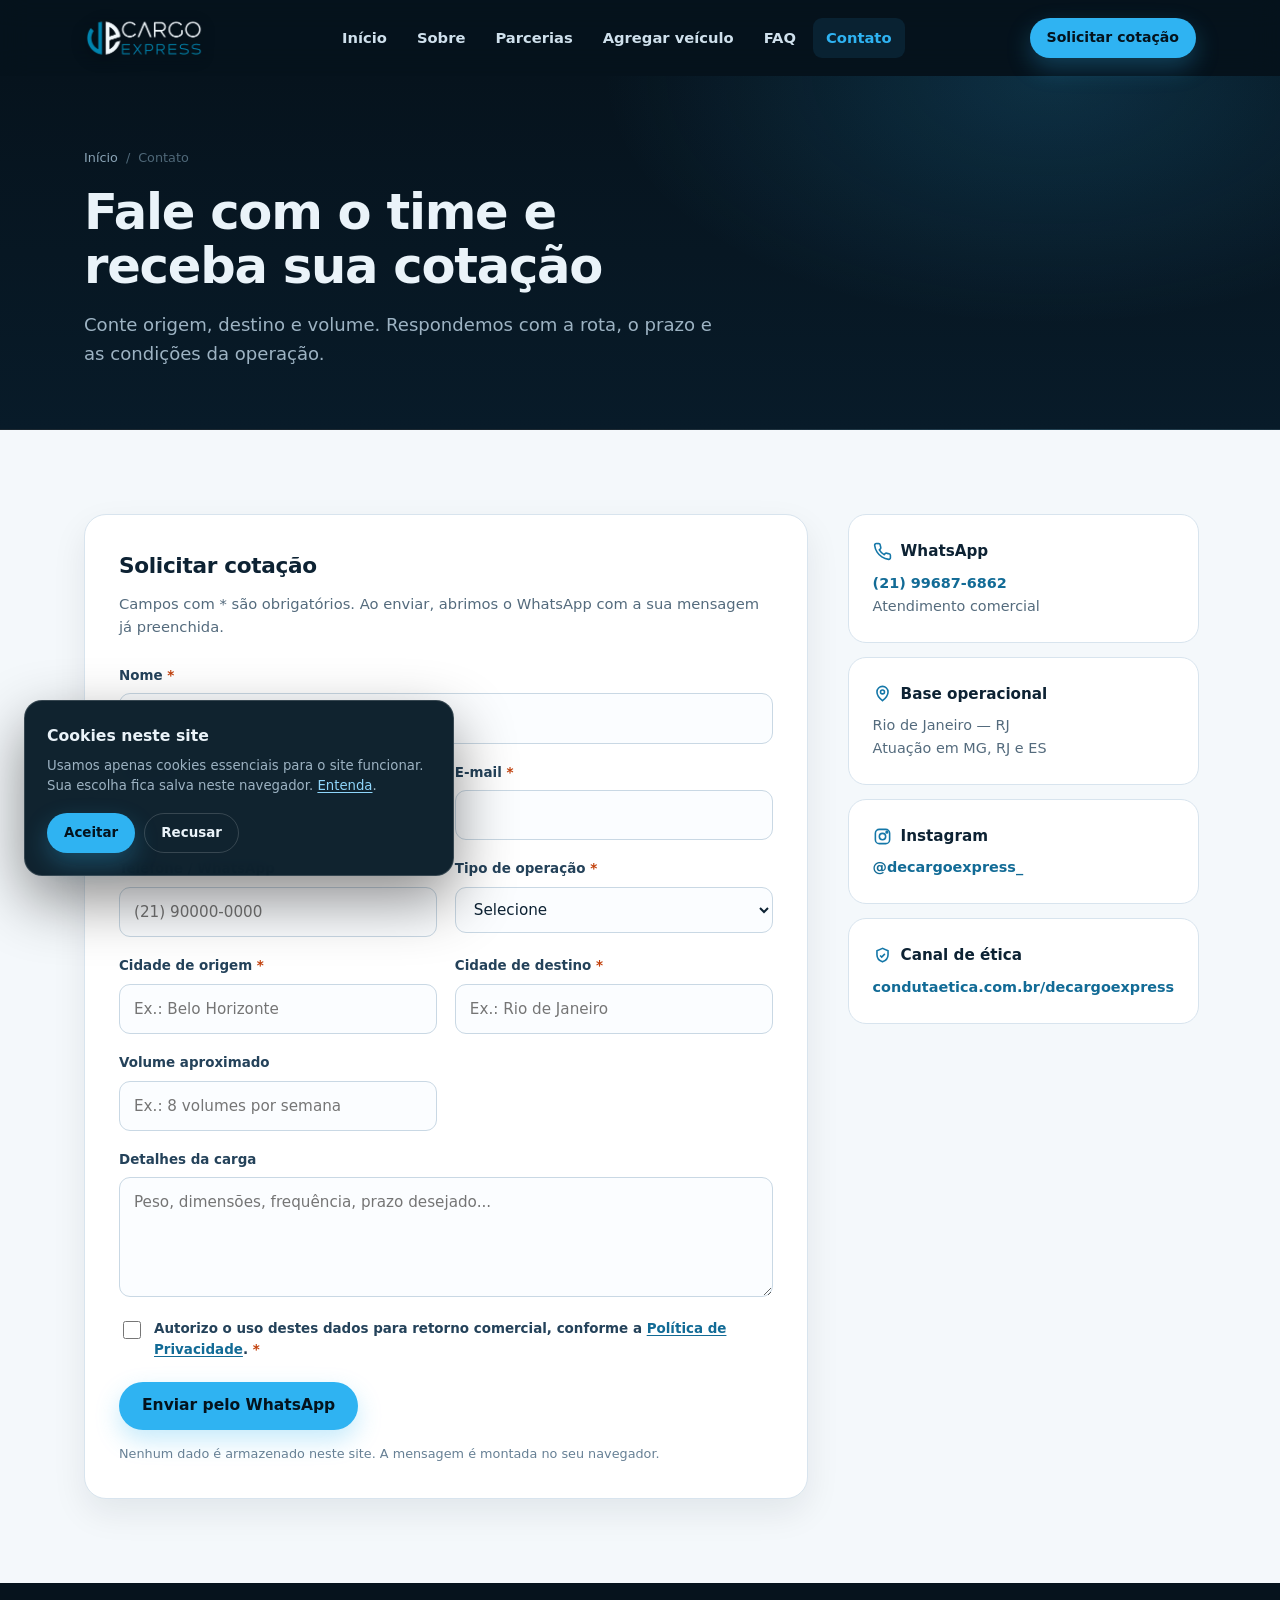
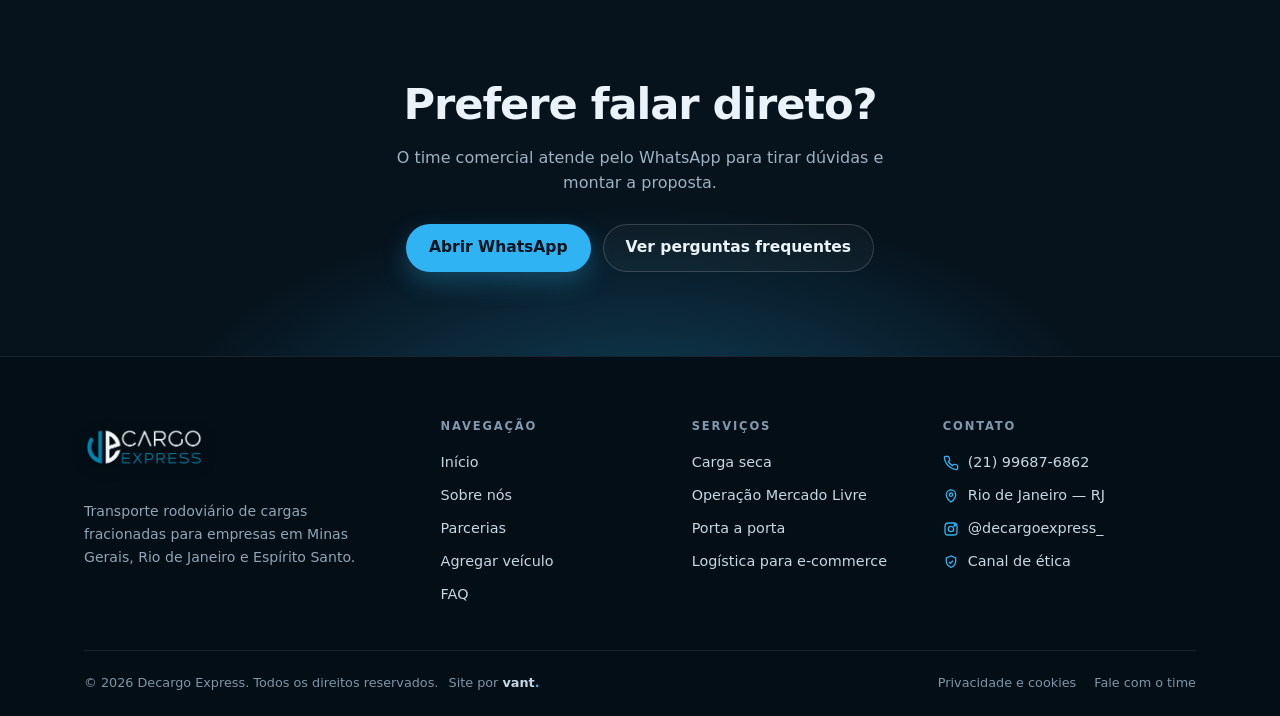
<file: contato.html>
<!doctype html>
<html lang="pt-BR">
<head>
  <meta charset="utf-8">
  <meta name="viewport" content="width=device-width, initial-scale=1">
  <title>Contato e cotação | Decargo Express</title>
  <meta name="description" content="Solicite uma cotação de transporte de cargas fracionadas para Minas Gerais, Rio de Janeiro e Espírito Santo. Fale com o time da Decargo Express.">
  <link rel="canonical" href="https://decargoexpress.com.br/contato.html">
  <meta name="theme-color" content="#06131d">
  <link rel="icon" href="assets/img/favicon-32.png" type="image/png" sizes="32x32">
  <link rel="icon" href="assets/img/favicon-32-dark.png" type="image/png" sizes="32x32" media="(prefers-color-scheme: dark)">
  <link rel="apple-touch-icon" href="assets/img/apple-touch-icon.png">

  <meta property="og:type" content="website">
  <meta property="og:site_name" content="Decargo Express">
  <meta property="og:locale" content="pt_BR">
  <meta property="og:title" content="Contato e cotação | Decargo Express">
  <meta property="og:description" content="Conte origem, destino e volume. O time responde com rota, prazo e condições.">
  <meta property="og:url" content="https://decargoexpress.com.br/contato.html">
  <meta property="og:image" content="https://decargoexpress.com.br/assets/img/og-decargo.png">
  <meta property="og:image:width" content="1200">
  <meta property="og:image:height" content="630">
  <meta name="twitter:card" content="summary_large_image">

  <link rel="preload" href="assets/css/style.css" as="style">
  <link rel="stylesheet" href="assets/css/style.css">
  <script>document.documentElement.classList.add('js');</script>
</head>
<body>
  <a class="skip-link" href="#conteudo">Ir para o conteúdo</a>

  <header class="site-header">
    <div class="container header-inner">
      <a class="brand" href="index.html" aria-label="Decargo Express — página inicial">
        <img class="brand-logo" src="assets/img/logo-light.png" alt="" width="120" height="60">
      </a>

      <nav class="nav" id="menu-principal" aria-label="Navegação principal">
        <ul class="nav-list">
          <li><a class="nav-link" href="index.html">Início</a></li>
          <li><a class="nav-link" href="sobre.html">Sobre</a></li>
          <li><a class="nav-link" href="parcerias.html">Parcerias</a></li>
          <li><a class="nav-link" href="agregado.html">Agregar veículo</a></li>
          <li><a class="nav-link" href="faq.html">FAQ</a></li>
          <li><a class="nav-link" href="contato.html" aria-current="page">Contato</a></li>
        </ul>
        <a class="btn btn-primary" href="contato.html">Solicitar cotação</a>
      </nav>

      <div class="header-actions">
        <a class="btn btn-primary btn-sm" href="contato.html">Solicitar cotação</a>
        <button class="menu-toggle" type="button" aria-expanded="false" aria-controls="menu-principal" aria-label="Abrir menu">
          <span></span>
        </button>
      </div>
    </div>
  </header>

  <main id="conteudo">
    <section class="page-hero">
      <div class="container">
        <nav class="breadcrumb" aria-label="Você está em">
          <a href="index.html">Início</a>
          <span aria-hidden="true">/</span>
          <span>Contato</span>
        </nav>
        <h1>Fale com o time e receba sua cotação</h1>
        <p class="lead">Conte origem, destino e volume. Respondemos com a rota, o prazo e as condições da operação.</p>
      </div>
    </section>

    <section class="section light">
      <div class="container contact-grid">
        <div class="form-card reveal">
          <h2>Solicitar cotação</h2>
          <p>Campos com <span class="req">*</span> são obrigatórios. Ao enviar, abrimos o WhatsApp com a sua mensagem já preenchida.</p>

          <form data-quote-form novalidate>
            <div class="form-grid">
              <div class="field field--full">
                <label for="nome">Nome <span class="req" aria-hidden="true">*</span></label>
                <input id="nome" name="nome" type="text" autocomplete="name" required aria-describedby="erro-nome">
                <span class="error-msg" id="erro-nome">Informe seu nome.</span>
              </div>

              <div class="field">
                <label for="empresa">Empresa</label>
                <input id="empresa" name="empresa" type="text" autocomplete="organization">
              </div>

              <div class="field">
                <label for="email">E-mail <span class="req" aria-hidden="true">*</span></label>
                <input id="email" name="email" type="email" autocomplete="email" required aria-describedby="erro-email">
                <span class="error-msg" id="erro-email">Informe um e-mail válido.</span>
              </div>

              <div class="field">
                <label for="telefone">Telefone / WhatsApp</label>
                <input id="telefone" name="telefone" type="tel" autocomplete="tel" placeholder="(21) 90000-0000">
              </div>

              <div class="field">
                <label for="tipo">Tipo de operação <span class="req" aria-hidden="true">*</span></label>
                <select id="tipo" name="tipo" required aria-describedby="erro-tipo">
                  <option value="">Selecione</option>
                  <option>Carga seca</option>
                  <option>Operação Mercado Livre</option>
                  <option>Logística para e-commerce</option>
                  <option>Entrega porta a porta</option>
                  <option>Outro</option>
                </select>
                <span class="error-msg" id="erro-tipo">Selecione o tipo de operação.</span>
              </div>

              <div class="field">
                <label for="origem">Cidade de origem <span class="req" aria-hidden="true">*</span></label>
                <input id="origem" name="origem" type="text" placeholder="Ex.: Belo Horizonte" required aria-describedby="erro-origem">
                <span class="error-msg" id="erro-origem">Informe a origem.</span>
              </div>

              <div class="field">
                <label for="destino">Cidade de destino <span class="req" aria-hidden="true">*</span></label>
                <input id="destino" name="destino" type="text" placeholder="Ex.: Rio de Janeiro" required aria-describedby="erro-destino">
                <span class="error-msg" id="erro-destino">Informe o destino.</span>
              </div>

              <div class="field">
                <label for="volume">Volume aproximado</label>
                <input id="volume" name="volume" type="text" placeholder="Ex.: 8 volumes por semana">
              </div>

              <div class="field field--full">
                <label for="mensagem">Detalhes da carga</label>
                <textarea id="mensagem" name="mensagem" placeholder="Peso, dimensões, frequência, prazo desejado..."></textarea>
              </div>

              <div class="field field--full">
                <label class="consent" for="consentimento">
                  <input id="consentimento" name="consentimento" type="checkbox" required aria-describedby="erro-consentimento">
                  <span>Autorizo o uso destes dados para retorno comercial, conforme a <a href="privacidade.html">Política de Privacidade</a>. <span class="req" aria-hidden="true">*</span></span>
                </label>
                <span class="error-msg" id="erro-consentimento">Marque a autorização para enviar.</span>
              </div>
            </div>

            <div class="form-actions">
              <button class="btn btn-primary" type="submit">Enviar pelo WhatsApp</button>
              <p class="form-note">Nenhum dado é armazenado neste site. A mensagem é montada no seu navegador.</p>
            </div>

            <p class="form-status" data-form-status role="status" aria-live="polite"></p>
          </form>
        </div>

        <aside class="contact-side reveal" aria-label="Outros canais">
          <div class="contact-card">
            <h3>
              <svg viewBox="0 0 24 24" fill="none" stroke="currentColor" stroke-width="2" aria-hidden="true"><path d="M22 16.9v3a2 2 0 0 1-2.2 2 19.8 19.8 0 0 1-8.6-3.1 19.5 19.5 0 0 1-6-6A19.8 19.8 0 0 1 2.1 4.2 2 2 0 0 1 4.1 2h3a2 2 0 0 1 2 1.7c.1 1 .4 2 .7 2.9a2 2 0 0 1-.5 2.1L8 10a16 16 0 0 0 6 6l1.3-1.3a2 2 0 0 1 2.1-.5c.9.3 1.9.6 2.9.7a2 2 0 0 1 1.7 2Z"/></svg>
              WhatsApp
            </h3>
            <p><a href="tel:+5521996876862">(21) 99687-6862</a><br>Atendimento comercial</p>
          </div>

          <div class="contact-card">
            <h3>
              <svg viewBox="0 0 24 24" fill="none" stroke="currentColor" stroke-width="2" aria-hidden="true"><path d="M12 21s7-5.5 7-11a7 7 0 1 0-14 0c0 5.5 7 11 7 11Z"/><circle cx="12" cy="10" r="2.5"/></svg>
              Base operacional
            </h3>
            <p>Rio de Janeiro — RJ<br>Atuação em MG, RJ e ES</p>
          </div>

          <div class="contact-card">
            <h3>
              <svg viewBox="0 0 24 24" fill="none" stroke="currentColor" stroke-width="2" aria-hidden="true"><rect x="3" y="3" width="18" height="18" rx="5"/><circle cx="12" cy="12" r="4"/><circle cx="17.5" cy="6.5" r="1"/></svg>
              Instagram
            </h3>
            <p><a href="https://www.instagram.com/decargoexpress_/" target="_blank" rel="noopener noreferrer">@decargoexpress_</a></p>
          </div>

          <div class="contact-card">
            <h3>
              <svg viewBox="0 0 24 24" fill="none" stroke="currentColor" stroke-width="2" aria-hidden="true"><path d="M12 3 5 6v5c0 4.5 3 7.5 7 9 4-1.5 7-4.5 7-9V6l-7-3Z"/><path d="m9 12 2 2 4-4"/></svg>
              Canal de ética
            </h3>
            <p><a href="https://condutaetica.com.br/decargoexpress/" target="_blank" rel="noopener noreferrer">condutaetica.com.br/decargoexpress</a></p>
          </div>
        </aside>
      </div>
    </section>

    <section class="cta" aria-labelledby="titulo-cta-contato">
      <div class="container cta-inner">
        <h2 id="titulo-cta-contato">Prefere falar direto?</h2>
        <p>O time comercial atende pelo WhatsApp para tirar dúvidas e montar a proposta.</p>
        <div class="cta-actions">
          <a class="btn btn-primary" href="https://wa.me/5521996876862?text=Ol%C3%A1%2C%20quero%20falar%20sobre%20uma%20cota%C3%A7%C3%A3o." target="_blank" rel="noopener noreferrer">Abrir WhatsApp</a>
          <a class="btn btn-ghost" href="faq.html">Ver perguntas frequentes</a>
        </div>
      </div>
    </section>
  </main>

  <footer class="site-footer">
    <div class="container">
      <div class="footer-grid">
        <div class="footer-brand">
          <a class="brand" href="index.html" aria-label="Decargo Express — página inicial">
            <img class="brand-logo" src="assets/img/logo-light.png" alt="" width="120" height="60">
          </a>
          <p>Transporte rodoviário de cargas fracionadas para empresas em Minas Gerais, Rio de Janeiro e Espírito Santo.</p>
        </div>

        <div class="footer-col">
          <h2>Navegação</h2>
          <ul>
            <li><a href="index.html">Início</a></li>
            <li><a href="sobre.html">Sobre nós</a></li>
            <li><a href="parcerias.html">Parcerias</a></li>
            <li><a href="agregado.html">Agregar veículo</a></li>
            <li><a href="faq.html">FAQ</a></li>
          </ul>
        </div>

        <div class="footer-col">
          <h2>Serviços</h2>
          <ul>
            <li><a href="parcerias.html#carga-seca">Carga seca</a></li>
            <li><a href="parcerias.html#mercado-livre">Operação Mercado Livre</a></li>
            <li><a href="parcerias.html#porta-a-porta">Porta a porta</a></li>
            <li><a href="parcerias.html#ecommerce">Logística para e-commerce</a></li>
          </ul>
        </div>

        <div class="footer-col footer-contact-col">
          <h2>Contato</h2>
          <ul class="footer-contact">
            <li>
              <svg viewBox="0 0 24 24" fill="none" stroke="currentColor" stroke-width="2" aria-hidden="true"><path d="M22 16.9v3a2 2 0 0 1-2.2 2 19.8 19.8 0 0 1-8.6-3.1 19.5 19.5 0 0 1-6-6A19.8 19.8 0 0 1 2.1 4.2 2 2 0 0 1 4.1 2h3a2 2 0 0 1 2 1.7c.1 1 .4 2 .7 2.9a2 2 0 0 1-.5 2.1L8 10a16 16 0 0 0 6 6l1.3-1.3a2 2 0 0 1 2.1-.5c.9.3 1.9.6 2.9.7a2 2 0 0 1 1.7 2Z"/></svg>
              <a href="tel:+5521996876862">(21) 99687-6862</a>
            </li>
            <li>
              <svg viewBox="0 0 24 24" fill="none" stroke="currentColor" stroke-width="2" aria-hidden="true"><path d="M12 21s7-5.5 7-11a7 7 0 1 0-14 0c0 5.5 7 11 7 11Z"/><circle cx="12" cy="10" r="2.5"/></svg>
              Rio de Janeiro — RJ
            </li>
            <li>
              <svg viewBox="0 0 24 24" fill="none" stroke="currentColor" stroke-width="2" aria-hidden="true"><rect x="3" y="3" width="18" height="18" rx="5"/><circle cx="12" cy="12" r="4"/><circle cx="17.5" cy="6.5" r="1"/></svg>
              <a href="https://www.instagram.com/decargoexpress_/" target="_blank" rel="noopener noreferrer">@decargoexpress_</a>
            </li>
            <li>
              <svg viewBox="0 0 24 24" fill="none" stroke="currentColor" stroke-width="2" aria-hidden="true"><path d="M12 3 5 6v5c0 4.5 3 7.5 7 9 4-1.5 7-4.5 7-9V6l-7-3Z"/><path d="m9 12 2 2 4-4"/></svg>
              <a href="https://condutaetica.com.br/decargoexpress/" target="_blank" rel="noopener noreferrer">Canal de ética</a>
            </li>
          </ul>
        </div>
      </div>

      <div class="footer-bottom">
        <p>© <span data-year>2026</span> Decargo Express. Todos os direitos reservados. <span class="footer-credit">Site por <a href="https://idalinosou.github.io/portfolio/" target="_blank" rel="noopener noreferrer">vant<span aria-hidden="true">.</span></a></span></p>
        <ul>
          <li><a href="privacidade.html">Privacidade e cookies</a></li>
          <li><a href="contato.html">Fale com o time</a></li>
        </ul>
      </div>
    </div>
  </footer>

  <a class="wa-float" href="https://wa.me/5521996876862?text=Ol%C3%A1%2C%20estou%20no%20site%20e%20gostaria%20de%20mais%20informa%C3%A7%C3%B5es." target="_blank" rel="noopener noreferrer" aria-label="Falar no WhatsApp">
    <svg viewBox="0 0 24 24" fill="currentColor" aria-hidden="true"><path d="M12 2a10 10 0 0 0-8.6 15L2 22l5.2-1.4A10 10 0 1 0 12 2Zm5.6 14.2c-.2.7-1.3 1.3-1.9 1.4-.5.1-1.1.1-1.8-.1-.4-.1-.9-.3-1.6-.6-2.7-1.2-4.5-4-4.6-4.2-.1-.2-1.1-1.5-1.1-2.8 0-1.3.7-2 .9-2.2.2-.3.5-.3.7-.3h.5c.2 0 .4-.1.6.5l.9 2.1c.1.2.1.4 0 .6l-.4.6c-.1.2-.3.3-.1.6.2.3.8 1.3 1.7 2.1 1.1 1 2 1.3 2.3 1.4.2.1.4.1.6-.1l.8-1c.2-.2.4-.2.6-.1l2 1c.3.1.5.2.5.4 0 .1 0 .8-.2 1.5Z"/></svg>
    <span>Falar no WhatsApp</span>
  </a>

  <aside class="cookie-banner" data-cookie-banner role="region" aria-label="Preferências de cookies" hidden>
    <h2>Cookies neste site</h2>
    <p>Usamos apenas cookies essenciais para o site funcionar. Sua escolha fica salva neste navegador. <a href="privacidade.html#cookies">Entenda</a>.</p>
    <div class="cookie-actions">
      <button class="btn btn-primary" type="button" data-consent="all">Aceitar</button>
      <button class="btn btn-cookie-reject" type="button" data-consent="essential">Recusar</button>
    </div>
  </aside>

  <script src="assets/js/main.js" defer></script>
</body>
</html>
</file>
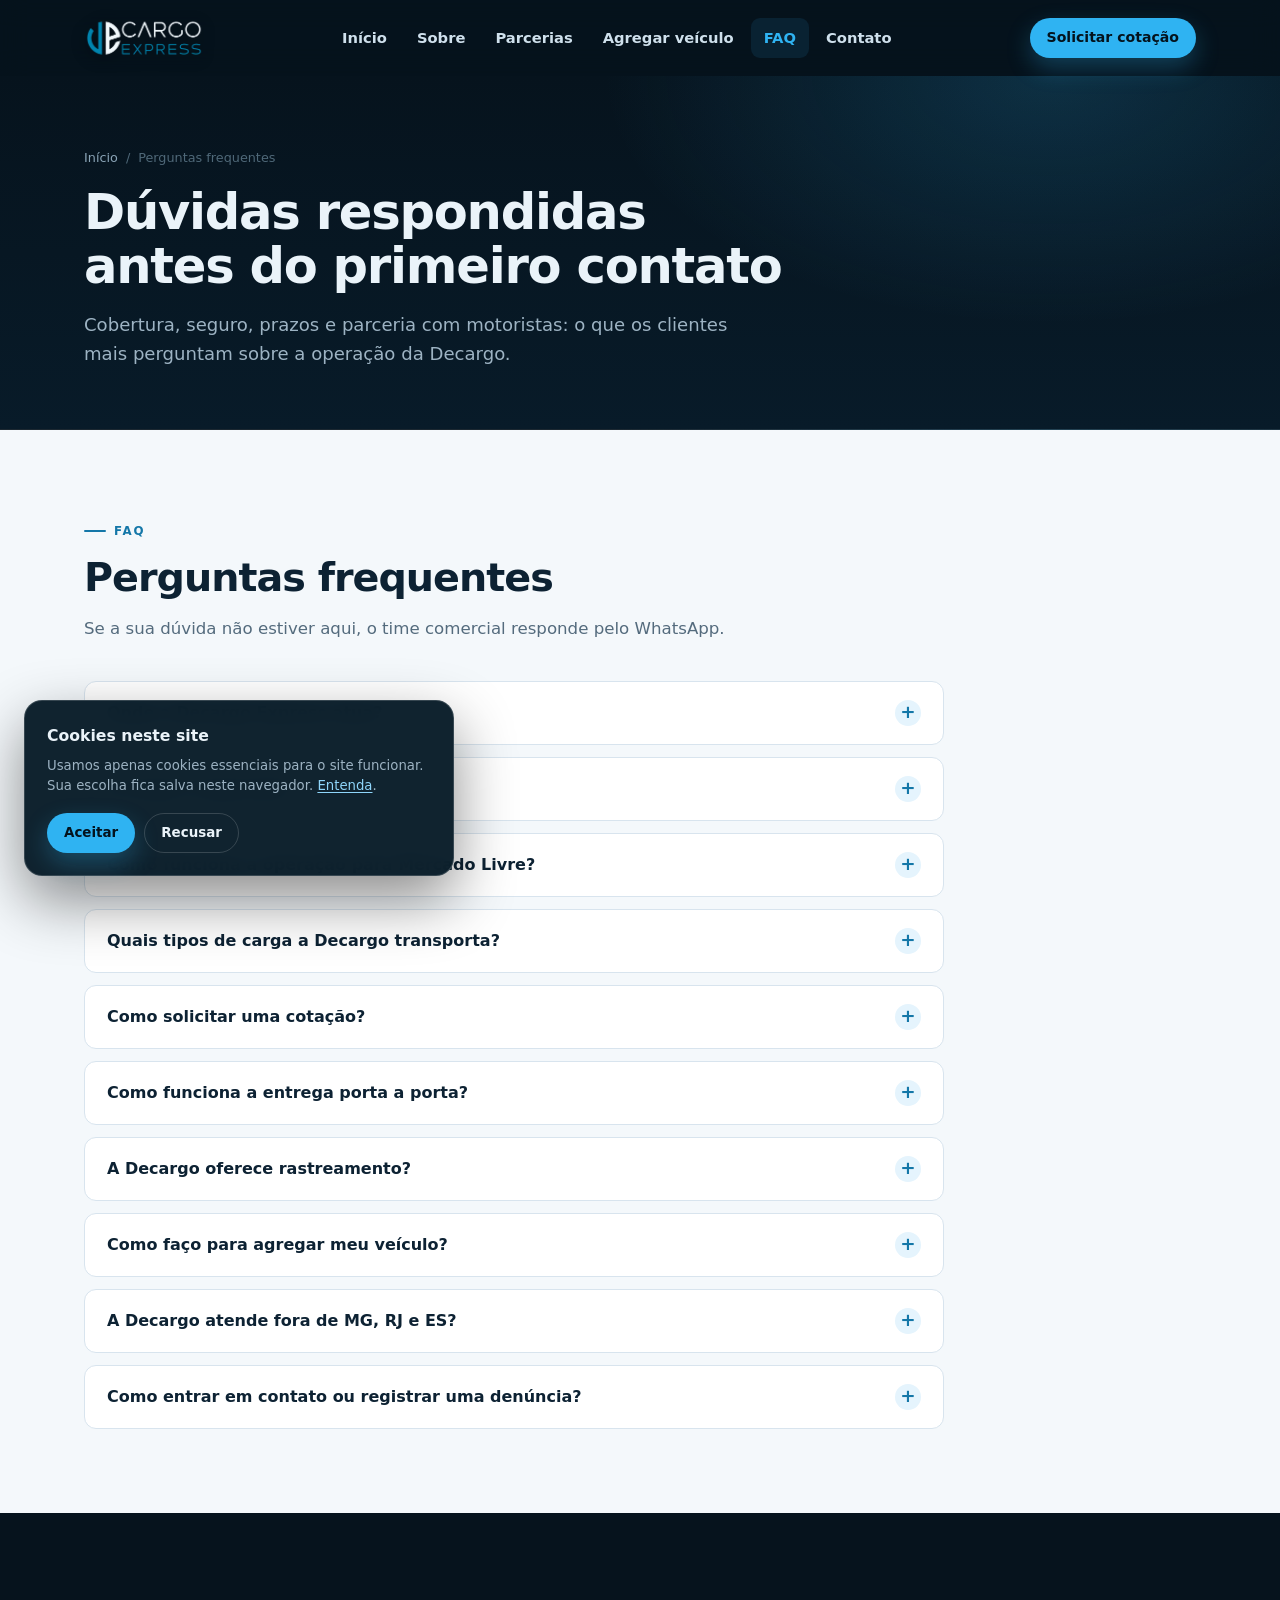
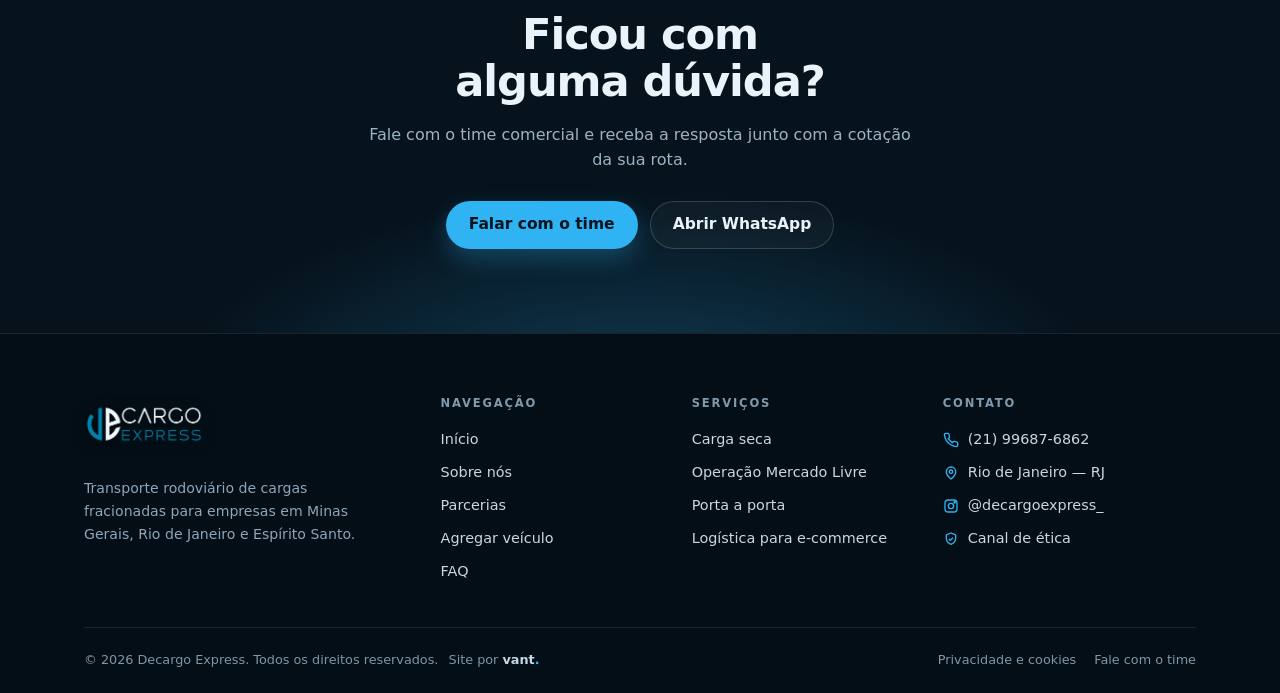
<file: faq.html>
<!doctype html>
<html lang="pt-BR">
<head>
  <meta charset="utf-8">
  <meta name="viewport" content="width=device-width, initial-scale=1">
  <title>Perguntas frequentes | Decargo Express</title>
  <meta name="description" content="Dúvidas sobre cobertura, seguro de carga, Operação Mercado Livre, cotação, rastreamento e cadastro de agregados na Decargo Express.">
  <link rel="canonical" href="https://decargoexpress.com.br/faq.html">
  <meta name="theme-color" content="#06131d">
  <link rel="icon" href="assets/img/favicon-32.png" type="image/png" sizes="32x32">
  <link rel="icon" href="assets/img/favicon-32-dark.png" type="image/png" sizes="32x32" media="(prefers-color-scheme: dark)">
  <link rel="apple-touch-icon" href="assets/img/apple-touch-icon.png">

  <meta property="og:type" content="website">
  <meta property="og:site_name" content="Decargo Express">
  <meta property="og:locale" content="pt_BR">
  <meta property="og:title" content="Perguntas frequentes | Decargo Express">
  <meta property="og:description" content="Cobertura, seguro, prazos, cotação e parceria com motoristas: as respostas para as dúvidas mais comuns.">
  <meta property="og:url" content="https://decargoexpress.com.br/faq.html">
  <meta property="og:image" content="https://decargoexpress.com.br/assets/img/og-decargo.png">
  <meta property="og:image:width" content="1200">
  <meta property="og:image:height" content="630">
  <meta name="twitter:card" content="summary_large_image">

  <link rel="preload" href="assets/css/style.css" as="style">
  <link rel="stylesheet" href="assets/css/style.css">
  <script>document.documentElement.classList.add('js');</script>

  <script type="application/ld+json">
  {
    "@context": "https://schema.org",
    "@type": "FAQPage",
    "mainEntity": [
      {
        "@type": "Question",
        "name": "Onde a Decargo Express atua?",
        "acceptedAnswer": {
          "@type": "Answer",
          "text": "Em Minas Gerais, Rio de Janeiro e Espírito Santo. A operação é rodoviária e porta a porta. Para outras regiões, o time avalia a viabilidade caso a caso."
        }
      },
      {
        "@type": "Question",
        "name": "A carga é segurada?",
        "acceptedAnswer": {
          "@type": "Answer",
          "text": "Sim. A operação trabalha com carga 100% segurada, conforme informado nos materiais da empresa."
        }
      },
      {
        "@type": "Question",
        "name": "Como funciona a operação para Mercado Livre?",
        "acceptedAnswer": {
          "@type": "Answer",
          "text": "É uma rotina dedicada aos SLAs do marketplace, com coleta, triagem e entregas acompanhadas de ponta a ponta."
        }
      },
      {
        "@type": "Question",
        "name": "Quais tipos de carga a Decargo transporta?",
        "acceptedAnswer": {
          "@type": "Answer",
          "text": "Cargas fracionadas secas, atendendo indústrias, distribuidores, atacadistas, e-commerces e sellers de marketplace. Também realizamos entregas porta a porta."
        }
      },
      {
        "@type": "Question",
        "name": "Como solicitar uma cotação?",
        "acceptedAnswer": {
          "@type": "Answer",
          "text": "Pelo formulário da página de contato ou pelo WhatsApp (21) 99687-6862. Informe origem, destino, volume e a frequência desejada; o time responde com rota, prazo e condições."
        }
      },
      {
        "@type": "Question",
        "name": "Como funciona a entrega porta a porta?",
        "acceptedAnswer": {
          "@type": "Answer",
          "text": "A carga segue pela malha rodoviária até o endereço do destinatário, com confirmação de recebimento e suporte durante o trajeto."
        }
      },
      {
        "@type": "Question",
        "name": "A Decargo oferece rastreamento?",
        "acceptedAnswer": {
          "@type": "Answer",
          "text": "Sim. As rotas são acompanhadas em tempo real e o time dá suporte durante a operação."
        }
      },
      {
        "@type": "Question",
        "name": "Como faço para agregar meu veículo?",
        "acceptedAnswer": {
          "@type": "Answer",
          "text": "Preencha o cadastro na página Agregar veículo ou fale pelo WhatsApp. O time confere a documentação, alinha a rota e as condições da parceria."
        }
      },
      {
        "@type": "Question",
        "name": "A Decargo atende fora de MG, RJ e ES?",
        "acceptedAnswer": {
          "@type": "Answer",
          "text": "A malha é focada nos três estados. Para outras origens ou destinos, consulte o time: a viabilidade é avaliada caso a caso."
        }
      },
      {
        "@type": "Question",
        "name": "Como entrar em contato ou registrar uma denúncia?",
        "acceptedAnswer": {
          "@type": "Answer",
          "text": "O atendimento comercial é pelo WhatsApp (21) 99687-6862. Para relatos de conduta, está disponível o canal de ética externo em condutaetica.com.br/decargoexpress."
        }
      }
    ]
  }
  </script>
</head>
<body>
  <a class="skip-link" href="#conteudo">Ir para o conteúdo</a>

  <header class="site-header">
    <div class="container header-inner">
      <a class="brand" href="index.html" aria-label="Decargo Express — página inicial">
        <img class="brand-logo" src="assets/img/logo-light.png" alt="" width="120" height="60">
      </a>

      <nav class="nav" id="menu-principal" aria-label="Navegação principal">
        <ul class="nav-list">
          <li><a class="nav-link" href="index.html">Início</a></li>
          <li><a class="nav-link" href="sobre.html">Sobre</a></li>
          <li><a class="nav-link" href="parcerias.html">Parcerias</a></li>
          <li><a class="nav-link" href="agregado.html">Agregar veículo</a></li>
          <li><a class="nav-link" href="faq.html" aria-current="page">FAQ</a></li>
          <li><a class="nav-link" href="contato.html">Contato</a></li>
        </ul>
        <a class="btn btn-primary" href="contato.html">Solicitar cotação</a>
      </nav>

      <div class="header-actions">
        <a class="btn btn-primary btn-sm" href="contato.html">Solicitar cotação</a>
        <button class="menu-toggle" type="button" aria-expanded="false" aria-controls="menu-principal" aria-label="Abrir menu">
          <span></span>
        </button>
      </div>
    </div>
  </header>

  <main id="conteudo">
    <section class="page-hero">
      <div class="container">
        <nav class="breadcrumb" aria-label="Você está em">
          <a href="index.html">Início</a>
          <span aria-hidden="true">/</span>
          <span>Perguntas frequentes</span>
        </nav>
        <h1>Dúvidas respondidas antes do primeiro contato</h1>
        <p class="lead">Cobertura, seguro, prazos e parceria com motoristas: o que os clientes mais perguntam sobre a operação da Decargo.</p>
      </div>
    </section>

    <section class="section light" aria-labelledby="titulo-faq-completo">
      <div class="container">
        <div class="section-head reveal">
          <p class="kicker">FAQ</p>
          <h2 class="section-title" id="titulo-faq-completo">Perguntas frequentes</h2>
          <p class="section-lead">Se a sua dúvida não estiver aqui, o time comercial responde pelo WhatsApp.</p>
        </div>

        <div class="faq-list">
          <details class="faq-item reveal">
            <summary>Onde a Decargo Express atua?</summary>
            <div class="faq-answer">Em Minas Gerais, Rio de Janeiro e Espírito Santo. A operação é rodoviária e porta a porta. Para outras regiões, o time avalia a viabilidade caso a caso.</div>
          </details>

          <details class="faq-item reveal">
            <summary>A carga é segurada?</summary>
            <div class="faq-answer">Sim. A operação trabalha com carga 100% segurada, conforme informado nos materiais da empresa.</div>
          </details>

          <details class="faq-item reveal">
            <summary>Como funciona a operação para Mercado Livre?</summary>
            <div class="faq-answer">É uma rotina dedicada aos SLAs do marketplace, com coleta, triagem e entregas acompanhadas de ponta a ponta.</div>
          </details>

          <details class="faq-item reveal">
            <summary>Quais tipos de carga a Decargo transporta?</summary>
            <div class="faq-answer">Cargas fracionadas secas, atendendo indústrias, distribuidores, atacadistas, e-commerces e sellers de marketplace. Também realizamos entregas porta a porta.</div>
          </details>

          <details class="faq-item reveal">
            <summary>Como solicitar uma cotação?</summary>
            <div class="faq-answer">Pelo formulário da página de contato ou pelo WhatsApp (21) 99687-6862. Informe origem, destino, volume e a frequência desejada; o time responde com rota, prazo e condições.</div>
          </details>

          <details class="faq-item reveal">
            <summary>Como funciona a entrega porta a porta?</summary>
            <div class="faq-answer">A carga segue pela malha rodoviária até o endereço do destinatário, com confirmação de recebimento e suporte durante o trajeto.</div>
          </details>

          <details class="faq-item reveal">
            <summary>A Decargo oferece rastreamento?</summary>
            <div class="faq-answer">Sim. As rotas são acompanhadas em tempo real e o time dá suporte durante a operação.</div>
          </details>

          <details class="faq-item reveal">
            <summary>Como faço para agregar meu veículo?</summary>
            <div class="faq-answer">Preencha o cadastro na página Agregar veículo ou fale pelo WhatsApp. O time confere a documentação, alinha a rota e as condições da parceria.</div>
          </details>

          <details class="faq-item reveal">
            <summary>A Decargo atende fora de MG, RJ e ES?</summary>
            <div class="faq-answer">A malha é focada nos três estados. Para outras origens ou destinos, consulte o time: a viabilidade é avaliada caso a caso.</div>
          </details>

          <details class="faq-item reveal">
            <summary>Como entrar em contato ou registrar uma denúncia?</summary>
            <div class="faq-answer">O atendimento comercial é pelo WhatsApp (21) 99687-6862. Para relatos de conduta, está disponível o canal de ética externo em condutaetica.com.br/decargoexpress.</div>
          </details>
        </div>
      </div>
    </section>

    <section class="cta" aria-labelledby="titulo-cta-faq">
      <div class="container cta-inner">
        <h2 id="titulo-cta-faq">Ficou com alguma dúvida?</h2>
        <p>Fale com o time comercial e receba a resposta junto com a cotação da sua rota.</p>
        <div class="cta-actions">
          <a class="btn btn-primary" href="contato.html">Falar com o time</a>
          <a class="btn btn-ghost" href="https://wa.me/5521996876862?text=Ol%C3%A1%2C%20tenho%20uma%20d%C3%BAvida%20sobre%20a%20opera%C3%A7%C3%A3o." target="_blank" rel="noopener noreferrer">Abrir WhatsApp</a>
        </div>
      </div>
    </section>
  </main>

  <footer class="site-footer">
    <div class="container">
      <div class="footer-grid">
        <div class="footer-brand">
          <a class="brand" href="index.html" aria-label="Decargo Express — página inicial">
            <img class="brand-logo" src="assets/img/logo-light.png" alt="" width="120" height="60">
          </a>
          <p>Transporte rodoviário de cargas fracionadas para empresas em Minas Gerais, Rio de Janeiro e Espírito Santo.</p>
        </div>

        <div class="footer-col">
          <h2>Navegação</h2>
          <ul>
            <li><a href="index.html">Início</a></li>
            <li><a href="sobre.html">Sobre nós</a></li>
            <li><a href="parcerias.html">Parcerias</a></li>
            <li><a href="agregado.html">Agregar veículo</a></li>
            <li><a href="faq.html">FAQ</a></li>
          </ul>
        </div>

        <div class="footer-col">
          <h2>Serviços</h2>
          <ul>
            <li><a href="parcerias.html#carga-seca">Carga seca</a></li>
            <li><a href="parcerias.html#mercado-livre">Operação Mercado Livre</a></li>
            <li><a href="parcerias.html#porta-a-porta">Porta a porta</a></li>
            <li><a href="parcerias.html#ecommerce">Logística para e-commerce</a></li>
          </ul>
        </div>

        <div class="footer-col footer-contact-col">
          <h2>Contato</h2>
          <ul class="footer-contact">
            <li>
              <svg viewBox="0 0 24 24" fill="none" stroke="currentColor" stroke-width="2" aria-hidden="true"><path d="M22 16.9v3a2 2 0 0 1-2.2 2 19.8 19.8 0 0 1-8.6-3.1 19.5 19.5 0 0 1-6-6A19.8 19.8 0 0 1 2.1 4.2 2 2 0 0 1 4.1 2h3a2 2 0 0 1 2 1.7c.1 1 .4 2 .7 2.9a2 2 0 0 1-.5 2.1L8 10a16 16 0 0 0 6 6l1.3-1.3a2 2 0 0 1 2.1-.5c.9.3 1.9.6 2.9.7a2 2 0 0 1 1.7 2Z"/></svg>
              <a href="tel:+5521996876862">(21) 99687-6862</a>
            </li>
            <li>
              <svg viewBox="0 0 24 24" fill="none" stroke="currentColor" stroke-width="2" aria-hidden="true"><path d="M12 21s7-5.5 7-11a7 7 0 1 0-14 0c0 5.5 7 11 7 11Z"/><circle cx="12" cy="10" r="2.5"/></svg>
              Rio de Janeiro — RJ
            </li>
            <li>
              <svg viewBox="0 0 24 24" fill="none" stroke="currentColor" stroke-width="2" aria-hidden="true"><rect x="3" y="3" width="18" height="18" rx="5"/><circle cx="12" cy="12" r="4"/><circle cx="17.5" cy="6.5" r="1"/></svg>
              <a href="https://www.instagram.com/decargoexpress_/" target="_blank" rel="noopener noreferrer">@decargoexpress_</a>
            </li>
            <li>
              <svg viewBox="0 0 24 24" fill="none" stroke="currentColor" stroke-width="2" aria-hidden="true"><path d="M12 3 5 6v5c0 4.5 3 7.5 7 9 4-1.5 7-4.5 7-9V6l-7-3Z"/><path d="m9 12 2 2 4-4"/></svg>
              <a href="https://condutaetica.com.br/decargoexpress/" target="_blank" rel="noopener noreferrer">Canal de ética</a>
            </li>
          </ul>
        </div>
      </div>

      <div class="footer-bottom">
        <p>© <span data-year>2026</span> Decargo Express. Todos os direitos reservados. <span class="footer-credit">Site por <a href="https://idalinosou.github.io/portfolio/" target="_blank" rel="noopener noreferrer">vant<span aria-hidden="true">.</span></a></span></p>
        <ul>
          <li><a href="privacidade.html">Privacidade e cookies</a></li>
          <li><a href="contato.html">Fale com o time</a></li>
        </ul>
      </div>
    </div>
  </footer>

  <a class="wa-float" href="https://wa.me/5521996876862?text=Ol%C3%A1%2C%20estou%20no%20site%20e%20gostaria%20de%20mais%20informa%C3%A7%C3%B5es." target="_blank" rel="noopener noreferrer" aria-label="Falar no WhatsApp">
    <svg viewBox="0 0 24 24" fill="currentColor" aria-hidden="true"><path d="M12 2a10 10 0 0 0-8.6 15L2 22l5.2-1.4A10 10 0 1 0 12 2Zm5.6 14.2c-.2.7-1.3 1.3-1.9 1.4-.5.1-1.1.1-1.8-.1-.4-.1-.9-.3-1.6-.6-2.7-1.2-4.5-4-4.6-4.2-.1-.2-1.1-1.5-1.1-2.8 0-1.3.7-2 .9-2.2.2-.3.5-.3.7-.3h.5c.2 0 .4-.1.6.5l.9 2.1c.1.2.1.4 0 .6l-.4.6c-.1.2-.3.3-.1.6.2.3.8 1.3 1.7 2.1 1.1 1 2 1.3 2.3 1.4.2.1.4.1.6-.1l.8-1c.2-.2.4-.2.6-.1l2 1c.3.1.5.2.5.4 0 .1 0 .8-.2 1.5Z"/></svg>
    <span>Falar no WhatsApp</span>
  </a>

  <aside class="cookie-banner" data-cookie-banner role="region" aria-label="Preferências de cookies" hidden>
    <h2>Cookies neste site</h2>
    <p>Usamos apenas cookies essenciais para o site funcionar. Sua escolha fica salva neste navegador. <a href="privacidade.html#cookies">Entenda</a>.</p>
    <div class="cookie-actions">
      <button class="btn btn-primary" type="button" data-consent="all">Aceitar</button>
      <button class="btn btn-cookie-reject" type="button" data-consent="essential">Recusar</button>
    </div>
  </aside>

  <script src="assets/js/main.js" defer></script>
</body>
</html>
</file>
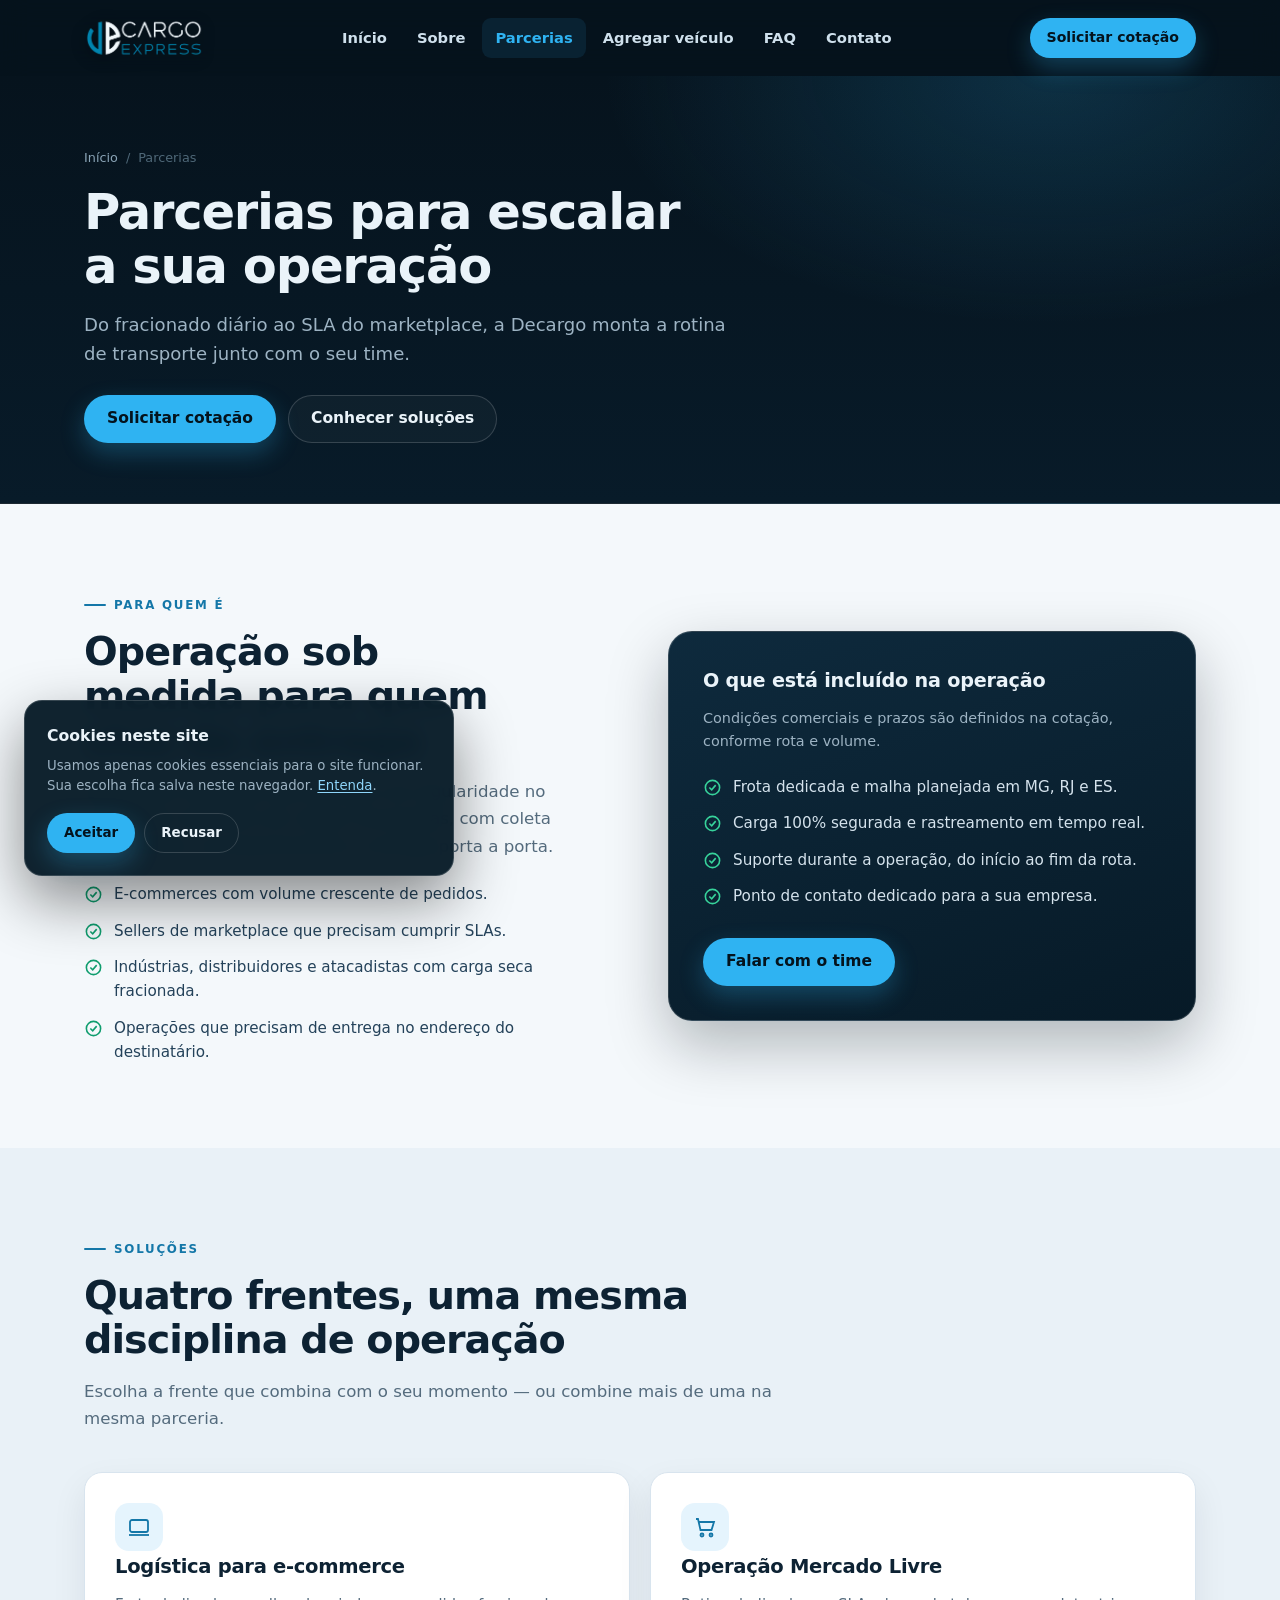
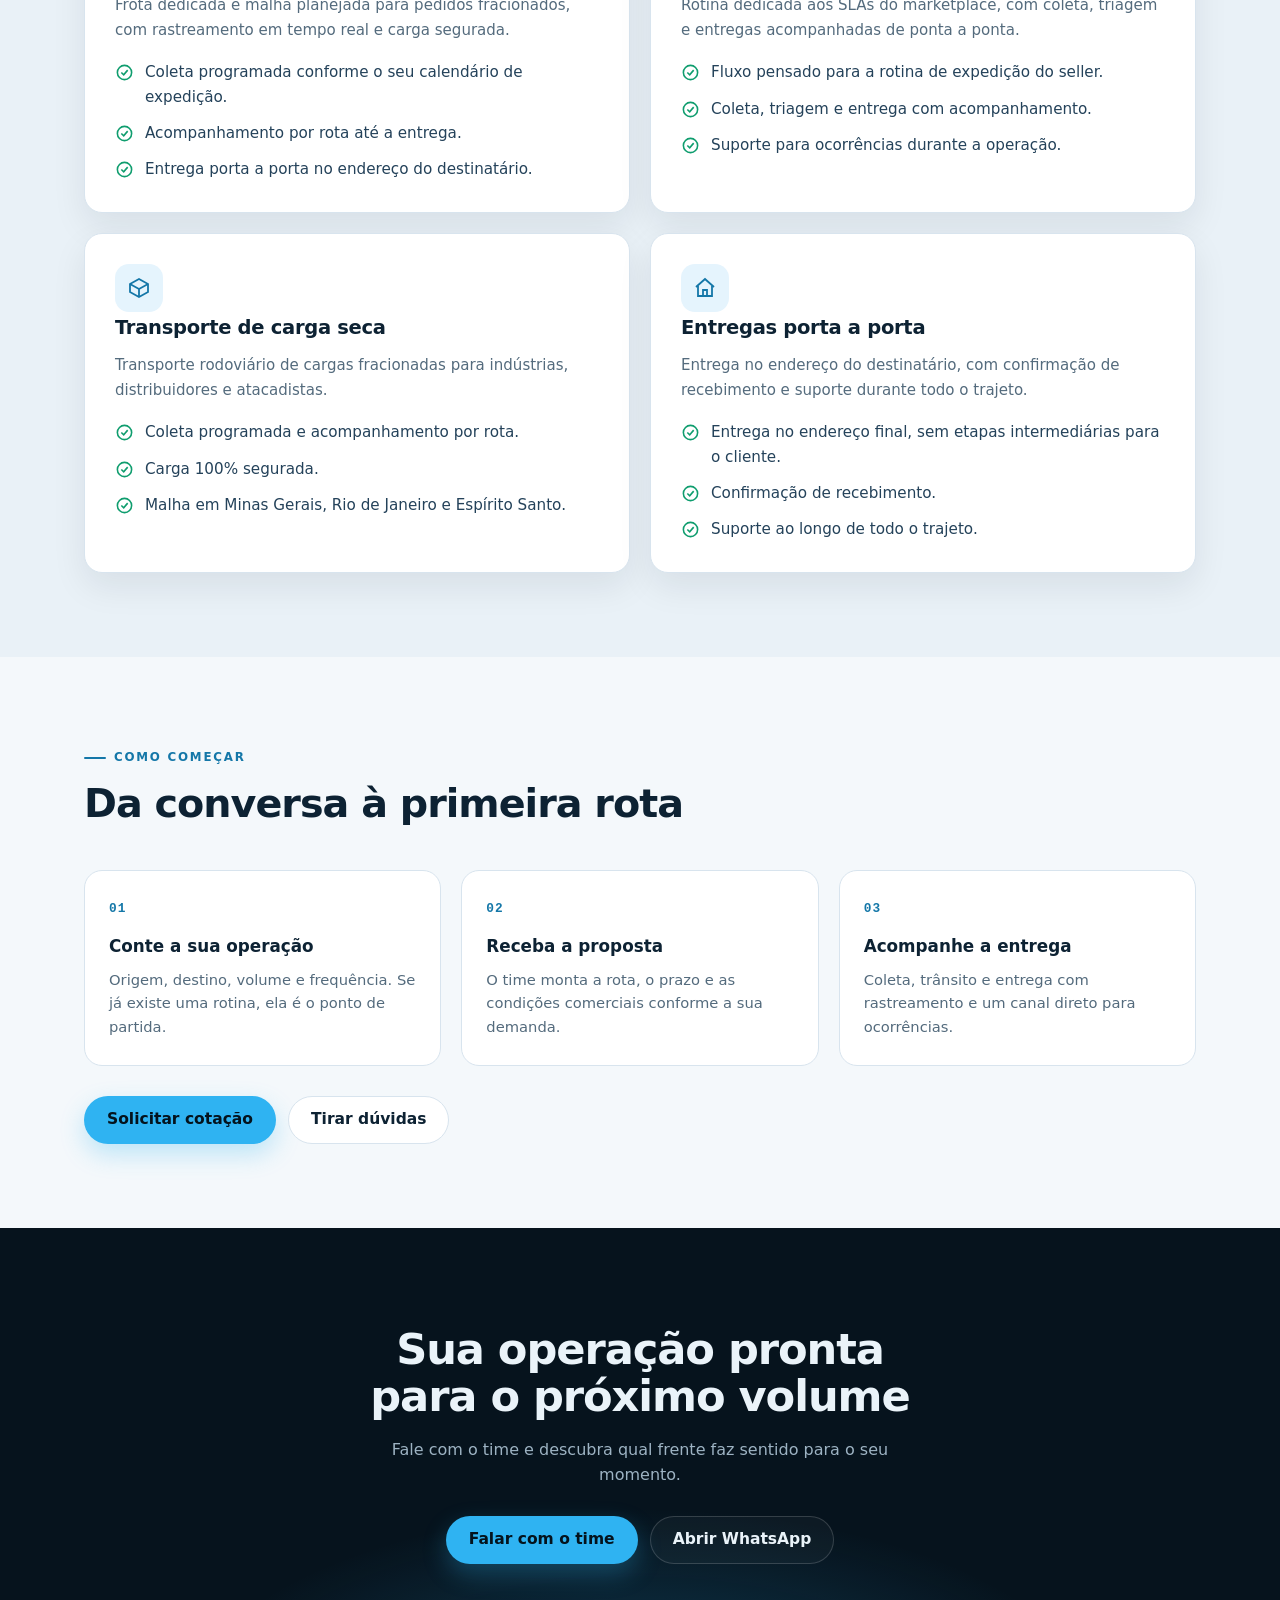
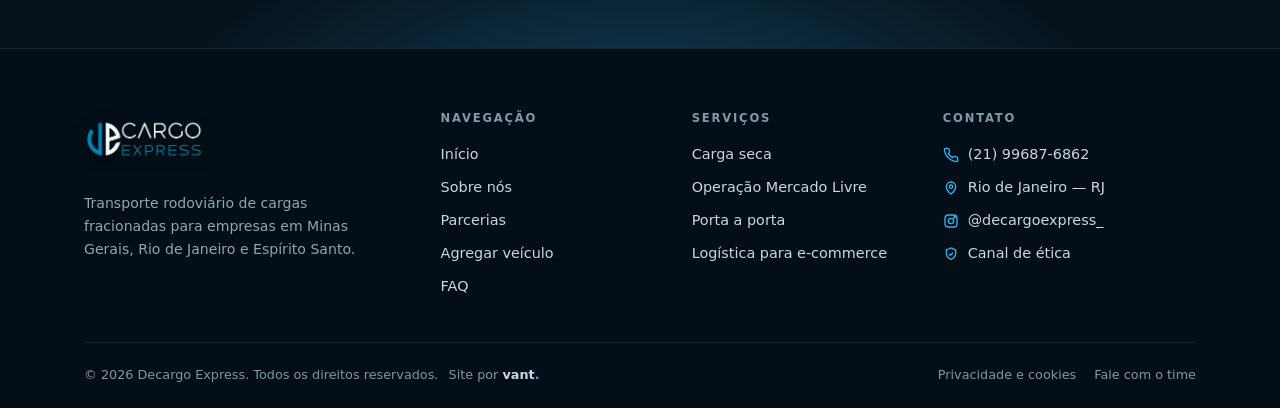
<file: parcerias.html>
<!doctype html>
<html lang="pt-BR">
<head>
  <meta charset="utf-8">
  <meta name="viewport" content="width=device-width, initial-scale=1">
  <title>Parcerias e soluções | Decargo Express</title>
  <meta name="description" content="Soluções de transporte para e-commerce, Operação Mercado Livre, carga seca e entrega porta a porta em Minas Gerais, Rio de Janeiro e Espírito Santo.">
  <link rel="canonical" href="https://decargoexpress.com.br/parcerias.html">
  <meta name="theme-color" content="#06131d">
  <link rel="icon" href="assets/img/favicon-32.png" type="image/png" sizes="32x32">
  <link rel="icon" href="assets/img/favicon-32-dark.png" type="image/png" sizes="32x32" media="(prefers-color-scheme: dark)">
  <link rel="apple-touch-icon" href="assets/img/apple-touch-icon.png">

  <meta property="og:type" content="website">
  <meta property="og:site_name" content="Decargo Express">
  <meta property="og:locale" content="pt_BR">
  <meta property="og:title" content="Parcerias e soluções | Decargo Express">
  <meta property="og:description" content="Do fracionado diário ao SLA do marketplace: montamos a rotina de transporte com a sua operação.">
  <meta property="og:url" content="https://decargoexpress.com.br/parcerias.html">
  <meta property="og:image" content="https://decargoexpress.com.br/assets/img/og-decargo.png">
  <meta property="og:image:width" content="1200">
  <meta property="og:image:height" content="630">
  <meta name="twitter:card" content="summary_large_image">

  <link rel="preload" href="assets/css/style.css" as="style">
  <link rel="stylesheet" href="assets/css/style.css">
  <script>document.documentElement.classList.add('js');</script>
</head>
<body>
  <a class="skip-link" href="#conteudo">Ir para o conteúdo</a>

  <header class="site-header">
    <div class="container header-inner">
      <a class="brand" href="index.html" aria-label="Decargo Express — página inicial">
        <img class="brand-logo" src="assets/img/logo-light.png" alt="" width="120" height="60">
      </a>

      <nav class="nav" id="menu-principal" aria-label="Navegação principal">
        <ul class="nav-list">
          <li><a class="nav-link" href="index.html">Início</a></li>
          <li><a class="nav-link" href="sobre.html">Sobre</a></li>
          <li><a class="nav-link" href="parcerias.html" aria-current="page">Parcerias</a></li>
          <li><a class="nav-link" href="agregado.html">Agregar veículo</a></li>
          <li><a class="nav-link" href="faq.html">FAQ</a></li>
          <li><a class="nav-link" href="contato.html">Contato</a></li>
        </ul>
        <a class="btn btn-primary" href="contato.html">Solicitar cotação</a>
      </nav>

      <div class="header-actions">
        <a class="btn btn-primary btn-sm" href="contato.html">Solicitar cotação</a>
        <button class="menu-toggle" type="button" aria-expanded="false" aria-controls="menu-principal" aria-label="Abrir menu">
          <span></span>
        </button>
      </div>
    </div>
  </header>

  <main id="conteudo">
    <section class="page-hero">
      <div class="container">
        <nav class="breadcrumb" aria-label="Você está em">
          <a href="index.html">Início</a>
          <span aria-hidden="true">/</span>
          <span>Parcerias</span>
        </nav>
        <h1>Parcerias para escalar a sua operação</h1>
        <p class="lead">Do fracionado diário ao SLA do marketplace, a Decargo monta a rotina de transporte junto com o seu time.</p>
        <div class="hero-actions">
          <a class="btn btn-primary" href="contato.html">Solicitar cotação</a>
          <a class="btn btn-ghost" href="#solucoes">Conhecer soluções</a>
        </div>
      </div>
    </section>

    <section class="section light">
      <div class="container split">
        <div class="reveal">
          <p class="kicker">Para quem é</p>
          <h2 class="section-title">Operação sob medida para quem vive de entrega</h2>
          <p class="section-lead">
            Atendemos empresas que precisam de regularidade no transporte rodoviário de cargas fracionadas,
            com coleta programada, acompanhamento e entrega porta a porta.
          </p>
          <ul class="checklist">
            <li>
              <svg viewBox="0 0 24 24" fill="none" stroke="currentColor" stroke-width="2" aria-hidden="true"><circle cx="12" cy="12" r="9"/><path d="m8 12 3 3 5-6"/></svg>
              <span>E-commerces com volume crescente de pedidos.</span>
            </li>
            <li>
              <svg viewBox="0 0 24 24" fill="none" stroke="currentColor" stroke-width="2" aria-hidden="true"><circle cx="12" cy="12" r="9"/><path d="m8 12 3 3 5-6"/></svg>
              <span>Sellers de marketplace que precisam cumprir SLAs.</span>
            </li>
            <li>
              <svg viewBox="0 0 24 24" fill="none" stroke="currentColor" stroke-width="2" aria-hidden="true"><circle cx="12" cy="12" r="9"/><path d="m8 12 3 3 5-6"/></svg>
              <span>Indústrias, distribuidores e atacadistas com carga seca fracionada.</span>
            </li>
            <li>
              <svg viewBox="0 0 24 24" fill="none" stroke="currentColor" stroke-width="2" aria-hidden="true"><circle cx="12" cy="12" r="9"/><path d="m8 12 3 3 5-6"/></svg>
              <span>Operações que precisam de entrega no endereço do destinatário.</span>
            </li>
          </ul>
        </div>

        <div class="panel reveal">
          <h3>O que está incluído na operação</h3>
          <p class="panel-note">Condições comerciais e prazos são definidos na cotação, conforme rota e volume.</p>
          <ul class="checklist">
            <li>
              <svg viewBox="0 0 24 24" fill="none" stroke="currentColor" stroke-width="2" aria-hidden="true"><circle cx="12" cy="12" r="9"/><path d="m8 12 3 3 5-6"/></svg>
              <span>Frota dedicada e malha planejada em MG, RJ e ES.</span>
            </li>
            <li>
              <svg viewBox="0 0 24 24" fill="none" stroke="currentColor" stroke-width="2" aria-hidden="true"><circle cx="12" cy="12" r="9"/><path d="m8 12 3 3 5-6"/></svg>
              <span>Carga 100% segurada e rastreamento em tempo real.</span>
            </li>
            <li>
              <svg viewBox="0 0 24 24" fill="none" stroke="currentColor" stroke-width="2" aria-hidden="true"><circle cx="12" cy="12" r="9"/><path d="m8 12 3 3 5-6"/></svg>
              <span>Suporte durante a operação, do início ao fim da rota.</span>
            </li>
            <li>
              <svg viewBox="0 0 24 24" fill="none" stroke="currentColor" stroke-width="2" aria-hidden="true"><circle cx="12" cy="12" r="9"/><path d="m8 12 3 3 5-6"/></svg>
              <span>Ponto de contato dedicado para a sua empresa.</span>
            </li>
          </ul>
          <div class="hero-actions">
            <a class="btn btn-primary" href="contato.html">Falar com o time</a>
          </div>
        </div>
      </div>
    </section>

    <section class="section light-2" id="solucoes" aria-labelledby="titulo-solucoes-parcerias">
      <div class="container">
        <div class="section-head reveal">
          <p class="kicker">Soluções</p>
          <h2 class="section-title" id="titulo-solucoes-parcerias">Quatro frentes, uma mesma disciplina de operação</h2>
          <p class="section-lead">Escolha a frente que combina com o seu momento — ou combine mais de uma na mesma parceria.</p>
        </div>

        <div class="detail-grid">
          <article class="detail-card reveal" id="ecommerce">
            <span class="icon-badge">
              <svg viewBox="0 0 24 24" fill="none" stroke="currentColor" stroke-width="1.8" aria-hidden="true"><rect x="3" y="5" width="18" height="12" rx="2"/><path d="M2 20h20"/></svg>
            </span>
            <h2>Logística para e-commerce</h2>
            <p>Frota dedicada e malha planejada para pedidos fracionados, com rastreamento em tempo real e carga segurada.</p>
            <ul class="checklist">
              <li>
                <svg viewBox="0 0 24 24" fill="none" stroke="currentColor" stroke-width="2" aria-hidden="true"><circle cx="12" cy="12" r="9"/><path d="m8 12 3 3 5-6"/></svg>
                <span>Coleta programada conforme o seu calendário de expedição.</span>
              </li>
              <li>
                <svg viewBox="0 0 24 24" fill="none" stroke="currentColor" stroke-width="2" aria-hidden="true"><circle cx="12" cy="12" r="9"/><path d="m8 12 3 3 5-6"/></svg>
                <span>Acompanhamento por rota até a entrega.</span>
              </li>
              <li>
                <svg viewBox="0 0 24 24" fill="none" stroke="currentColor" stroke-width="2" aria-hidden="true"><circle cx="12" cy="12" r="9"/><path d="m8 12 3 3 5-6"/></svg>
                <span>Entrega porta a porta no endereço do destinatário.</span>
              </li>
            </ul>
          </article>

          <article class="detail-card reveal" id="mercado-livre">
            <span class="icon-badge">
              <svg viewBox="0 0 24 24" fill="none" stroke="currentColor" stroke-width="1.8" aria-hidden="true"><circle cx="9" cy="20" r="1.5"/><circle cx="18" cy="20" r="1.5"/><path d="M3 4h2l2.5 11h11L21 7H6"/></svg>
            </span>
            <h2>Operação Mercado Livre</h2>
            <p>Rotina dedicada aos SLAs do marketplace, com coleta, triagem e entregas acompanhadas de ponta a ponta.</p>
            <ul class="checklist">
              <li>
                <svg viewBox="0 0 24 24" fill="none" stroke="currentColor" stroke-width="2" aria-hidden="true"><circle cx="12" cy="12" r="9"/><path d="m8 12 3 3 5-6"/></svg>
                <span>Fluxo pensado para a rotina de expedição do seller.</span>
              </li>
              <li>
                <svg viewBox="0 0 24 24" fill="none" stroke="currentColor" stroke-width="2" aria-hidden="true"><circle cx="12" cy="12" r="9"/><path d="m8 12 3 3 5-6"/></svg>
                <span>Coleta, triagem e entrega com acompanhamento.</span>
              </li>
              <li>
                <svg viewBox="0 0 24 24" fill="none" stroke="currentColor" stroke-width="2" aria-hidden="true"><circle cx="12" cy="12" r="9"/><path d="m8 12 3 3 5-6"/></svg>
                <span>Suporte para ocorrências durante a operação.</span>
              </li>
            </ul>
          </article>

          <article class="detail-card reveal" id="carga-seca">
            <span class="icon-badge">
              <svg viewBox="0 0 24 24" fill="none" stroke="currentColor" stroke-width="1.8" aria-hidden="true"><path d="M21 8 12 3 3 8v8l9 5 9-5V8Z"/><path d="m3 8 9 5 9-5M12 21V13"/></svg>
            </span>
            <h2>Transporte de carga seca</h2>
            <p>Transporte rodoviário de cargas fracionadas para indústrias, distribuidores e atacadistas.</p>
            <ul class="checklist">
              <li>
                <svg viewBox="0 0 24 24" fill="none" stroke="currentColor" stroke-width="2" aria-hidden="true"><circle cx="12" cy="12" r="9"/><path d="m8 12 3 3 5-6"/></svg>
                <span>Coleta programada e acompanhamento por rota.</span>
              </li>
              <li>
                <svg viewBox="0 0 24 24" fill="none" stroke="currentColor" stroke-width="2" aria-hidden="true"><circle cx="12" cy="12" r="9"/><path d="m8 12 3 3 5-6"/></svg>
                <span>Carga 100% segurada.</span>
              </li>
              <li>
                <svg viewBox="0 0 24 24" fill="none" stroke="currentColor" stroke-width="2" aria-hidden="true"><circle cx="12" cy="12" r="9"/><path d="m8 12 3 3 5-6"/></svg>
                <span>Malha em Minas Gerais, Rio de Janeiro e Espírito Santo.</span>
              </li>
            </ul>
          </article>

          <article class="detail-card reveal" id="porta-a-porta">
            <span class="icon-badge">
              <svg viewBox="0 0 24 24" fill="none" stroke="currentColor" stroke-width="1.8" aria-hidden="true"><path d="M3 11 12 3l9 8"/><path d="M5 10v10h14V10"/><path d="M10 20v-6h4v6"/></svg>
            </span>
            <h2>Entregas porta a porta</h2>
            <p>Entrega no endereço do destinatário, com confirmação de recebimento e suporte durante todo o trajeto.</p>
            <ul class="checklist">
              <li>
                <svg viewBox="0 0 24 24" fill="none" stroke="currentColor" stroke-width="2" aria-hidden="true"><circle cx="12" cy="12" r="9"/><path d="m8 12 3 3 5-6"/></svg>
                <span>Entrega no endereço final, sem etapas intermediárias para o cliente.</span>
              </li>
              <li>
                <svg viewBox="0 0 24 24" fill="none" stroke="currentColor" stroke-width="2" aria-hidden="true"><circle cx="12" cy="12" r="9"/><path d="m8 12 3 3 5-6"/></svg>
                <span>Confirmação de recebimento.</span>
              </li>
              <li>
                <svg viewBox="0 0 24 24" fill="none" stroke="currentColor" stroke-width="2" aria-hidden="true"><circle cx="12" cy="12" r="9"/><path d="m8 12 3 3 5-6"/></svg>
                <span>Suporte ao longo de todo o trajeto.</span>
              </li>
            </ul>
          </article>
        </div>
      </div>
    </section>

    <section class="section light" aria-labelledby="titulo-comecar">
      <div class="container">
        <div class="section-head reveal">
          <p class="kicker">Como começar</p>
          <h2 class="section-title" id="titulo-comecar">Da conversa à primeira rota</h2>
        </div>

        <ol class="steps">
          <li class="step reveal">
            <h3>Conte a sua operação</h3>
            <p>Origem, destino, volume e frequência. Se já existe uma rotina, ela é o ponto de partida.</p>
          </li>
          <li class="step reveal">
            <h3>Receba a proposta</h3>
            <p>O time monta a rota, o prazo e as condições comerciais conforme a sua demanda.</p>
          </li>
          <li class="step reveal">
            <h3>Acompanhe a entrega</h3>
            <p>Coleta, trânsito e entrega com rastreamento e um canal direto para ocorrências.</p>
          </li>
        </ol>

        <div class="hero-actions">
          <a class="btn btn-primary" href="contato.html">Solicitar cotação</a>
          <a class="btn btn-outline-dark" href="faq.html">Tirar dúvidas</a>
        </div>
      </div>
    </section>

    <section class="cta" aria-labelledby="titulo-cta-parcerias">
      <div class="container cta-inner">
        <h2 id="titulo-cta-parcerias">Sua operação pronta para o próximo volume</h2>
        <p>Fale com o time e descubra qual frente faz sentido para o seu momento.</p>
        <div class="cta-actions">
          <a class="btn btn-primary" href="contato.html">Falar com o time</a>
          <a class="btn btn-ghost" href="https://wa.me/5521996876862?text=Ol%C3%A1%2C%20quero%20conhecer%20as%20solu%C3%A7%C3%B5es%20de%20transporte." target="_blank" rel="noopener noreferrer">Abrir WhatsApp</a>
        </div>
      </div>
    </section>
  </main>

  <footer class="site-footer">
    <div class="container">
      <div class="footer-grid">
        <div class="footer-brand">
          <a class="brand" href="index.html" aria-label="Decargo Express — página inicial">
            <img class="brand-logo" src="assets/img/logo-light.png" alt="" width="120" height="60">
          </a>
          <p>Transporte rodoviário de cargas fracionadas para empresas em Minas Gerais, Rio de Janeiro e Espírito Santo.</p>
        </div>

        <div class="footer-col">
          <h2>Navegação</h2>
          <ul>
            <li><a href="index.html">Início</a></li>
            <li><a href="sobre.html">Sobre nós</a></li>
            <li><a href="parcerias.html">Parcerias</a></li>
            <li><a href="agregado.html">Agregar veículo</a></li>
            <li><a href="faq.html">FAQ</a></li>
          </ul>
        </div>

        <div class="footer-col">
          <h2>Serviços</h2>
          <ul>
            <li><a href="parcerias.html#carga-seca">Carga seca</a></li>
            <li><a href="parcerias.html#mercado-livre">Operação Mercado Livre</a></li>
            <li><a href="parcerias.html#porta-a-porta">Porta a porta</a></li>
            <li><a href="parcerias.html#ecommerce">Logística para e-commerce</a></li>
          </ul>
        </div>

        <div class="footer-col footer-contact-col">
          <h2>Contato</h2>
          <ul class="footer-contact">
            <li>
              <svg viewBox="0 0 24 24" fill="none" stroke="currentColor" stroke-width="2" aria-hidden="true"><path d="M22 16.9v3a2 2 0 0 1-2.2 2 19.8 19.8 0 0 1-8.6-3.1 19.5 19.5 0 0 1-6-6A19.8 19.8 0 0 1 2.1 4.2 2 2 0 0 1 4.1 2h3a2 2 0 0 1 2 1.7c.1 1 .4 2 .7 2.9a2 2 0 0 1-.5 2.1L8 10a16 16 0 0 0 6 6l1.3-1.3a2 2 0 0 1 2.1-.5c.9.3 1.9.6 2.9.7a2 2 0 0 1 1.7 2Z"/></svg>
              <a href="tel:+5521996876862">(21) 99687-6862</a>
            </li>
            <li>
              <svg viewBox="0 0 24 24" fill="none" stroke="currentColor" stroke-width="2" aria-hidden="true"><path d="M12 21s7-5.5 7-11a7 7 0 1 0-14 0c0 5.5 7 11 7 11Z"/><circle cx="12" cy="10" r="2.5"/></svg>
              Rio de Janeiro — RJ
            </li>
            <li>
              <svg viewBox="0 0 24 24" fill="none" stroke="currentColor" stroke-width="2" aria-hidden="true"><rect x="3" y="3" width="18" height="18" rx="5"/><circle cx="12" cy="12" r="4"/><circle cx="17.5" cy="6.5" r="1"/></svg>
              <a href="https://www.instagram.com/decargoexpress_/" target="_blank" rel="noopener noreferrer">@decargoexpress_</a>
            </li>
            <li>
              <svg viewBox="0 0 24 24" fill="none" stroke="currentColor" stroke-width="2" aria-hidden="true"><path d="M12 3 5 6v5c0 4.5 3 7.5 7 9 4-1.5 7-4.5 7-9V6l-7-3Z"/><path d="m9 12 2 2 4-4"/></svg>
              <a href="https://condutaetica.com.br/decargoexpress/" target="_blank" rel="noopener noreferrer">Canal de ética</a>
            </li>
          </ul>
        </div>
      </div>

      <div class="footer-bottom">
        <p>© <span data-year>2026</span> Decargo Express. Todos os direitos reservados. <span class="footer-credit">Site por <a href="https://idalinosou.github.io/portfolio/" target="_blank" rel="noopener noreferrer">vant<span aria-hidden="true">.</span></a></span></p>
        <ul>
          <li><a href="privacidade.html">Privacidade e cookies</a></li>
          <li><a href="contato.html">Fale com o time</a></li>
        </ul>
      </div>
    </div>
  </footer>

  <a class="wa-float" href="https://wa.me/5521996876862?text=Ol%C3%A1%2C%20estou%20no%20site%20e%20gostaria%20de%20mais%20informa%C3%A7%C3%B5es." target="_blank" rel="noopener noreferrer" aria-label="Falar no WhatsApp">
    <svg viewBox="0 0 24 24" fill="currentColor" aria-hidden="true"><path d="M12 2a10 10 0 0 0-8.6 15L2 22l5.2-1.4A10 10 0 1 0 12 2Zm5.6 14.2c-.2.7-1.3 1.3-1.9 1.4-.5.1-1.1.1-1.8-.1-.4-.1-.9-.3-1.6-.6-2.7-1.2-4.5-4-4.6-4.2-.1-.2-1.1-1.5-1.1-2.8 0-1.3.7-2 .9-2.2.2-.3.5-.3.7-.3h.5c.2 0 .4-.1.6.5l.9 2.1c.1.2.1.4 0 .6l-.4.6c-.1.2-.3.3-.1.6.2.3.8 1.3 1.7 2.1 1.1 1 2 1.3 2.3 1.4.2.1.4.1.6-.1l.8-1c.2-.2.4-.2.6-.1l2 1c.3.1.5.2.5.4 0 .1 0 .8-.2 1.5Z"/></svg>
    <span>Falar no WhatsApp</span>
  </a>

  <aside class="cookie-banner" data-cookie-banner role="region" aria-label="Preferências de cookies" hidden>
    <h2>Cookies neste site</h2>
    <p>Usamos apenas cookies essenciais para o site funcionar. Sua escolha fica salva neste navegador. <a href="privacidade.html#cookies">Entenda</a>.</p>
    <div class="cookie-actions">
      <button class="btn btn-primary" type="button" data-consent="all">Aceitar</button>
      <button class="btn btn-cookie-reject" type="button" data-consent="essential">Recusar</button>
    </div>
  </aside>

  <script src="assets/js/main.js" defer></script>
</body>
</html>
</file>
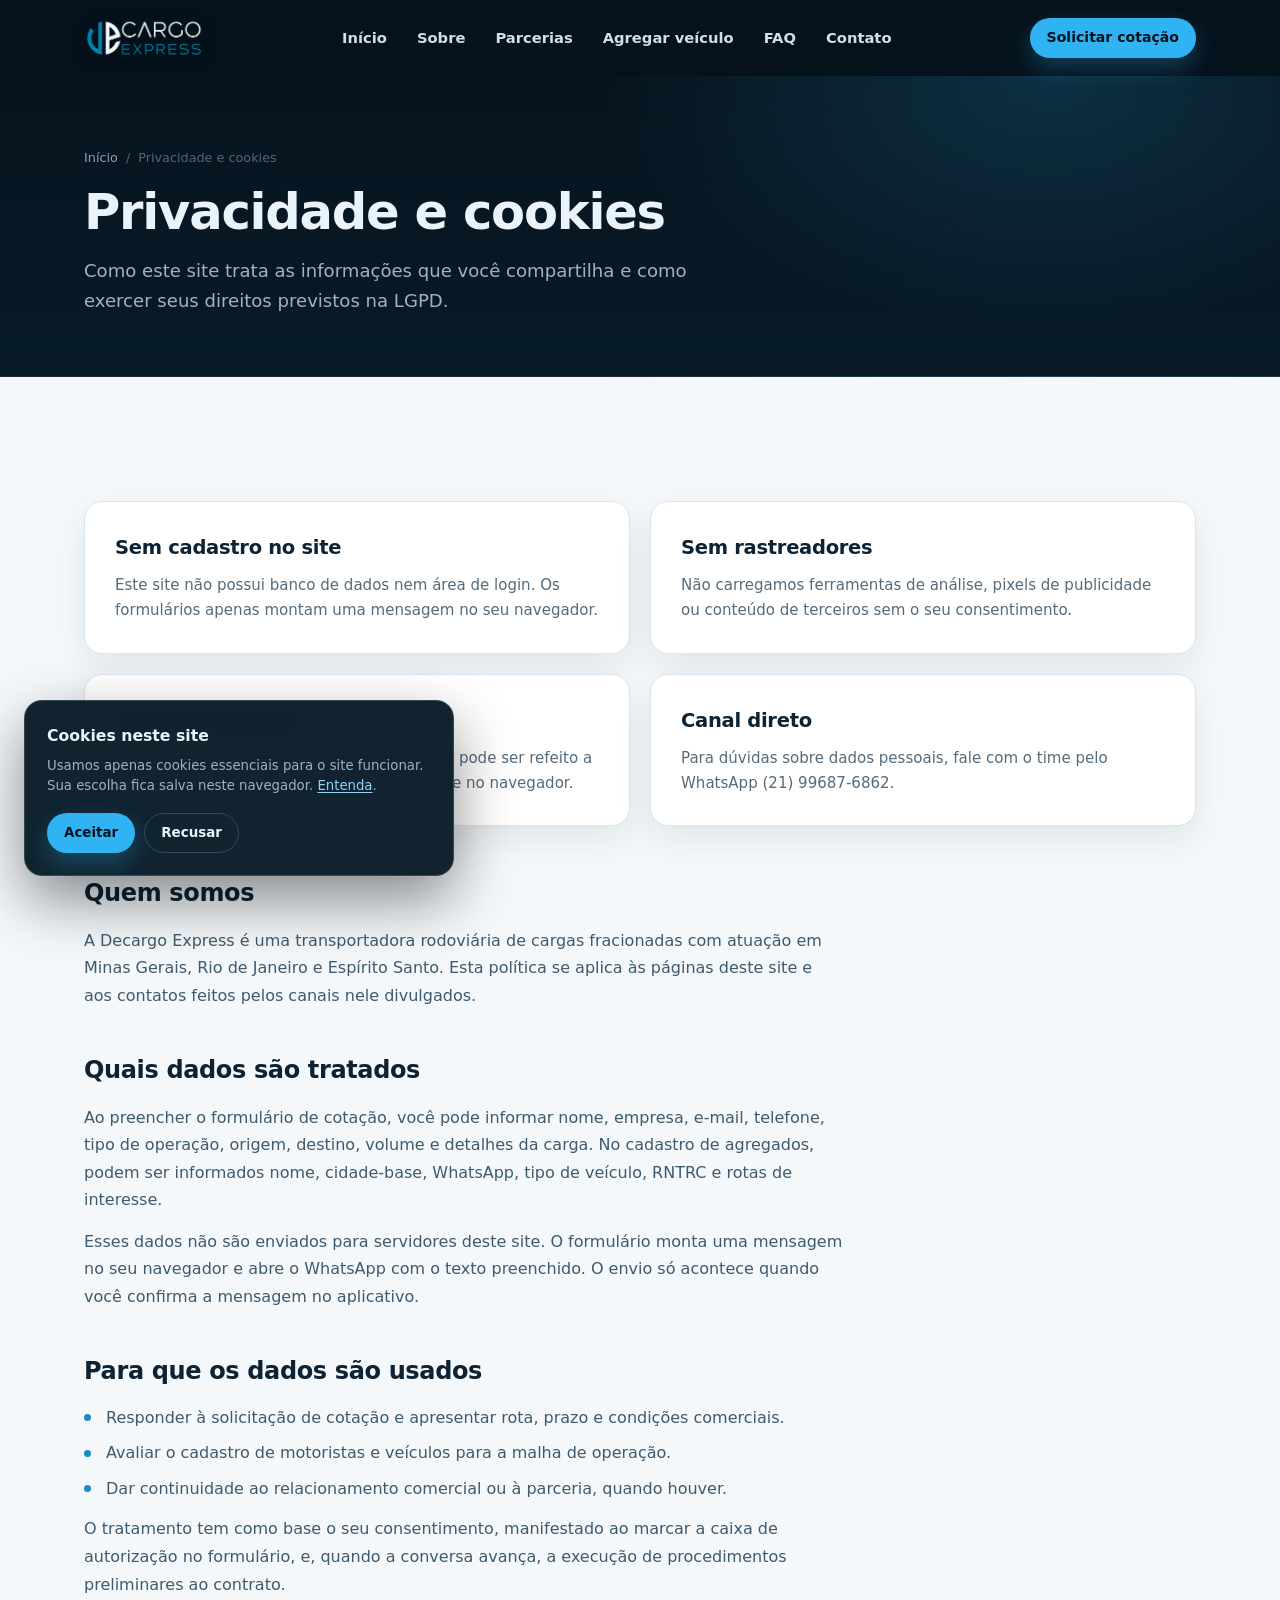
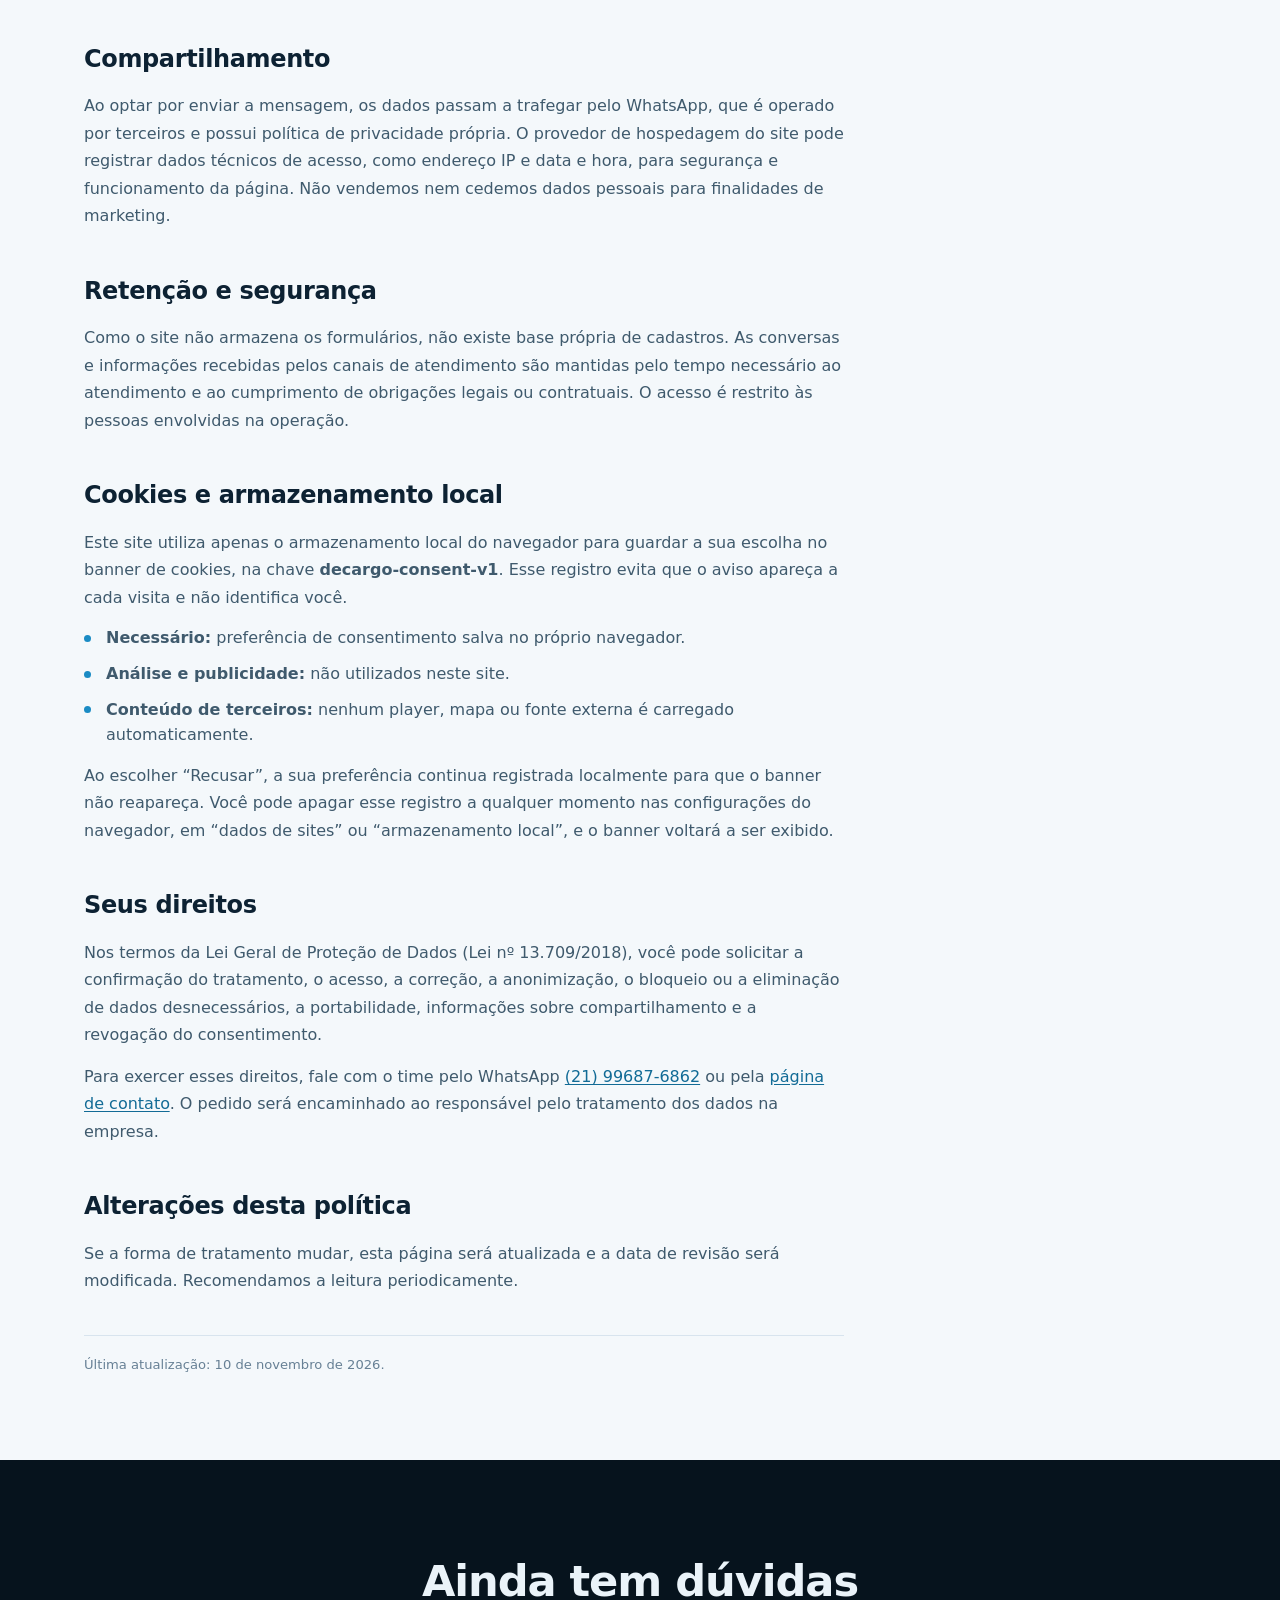
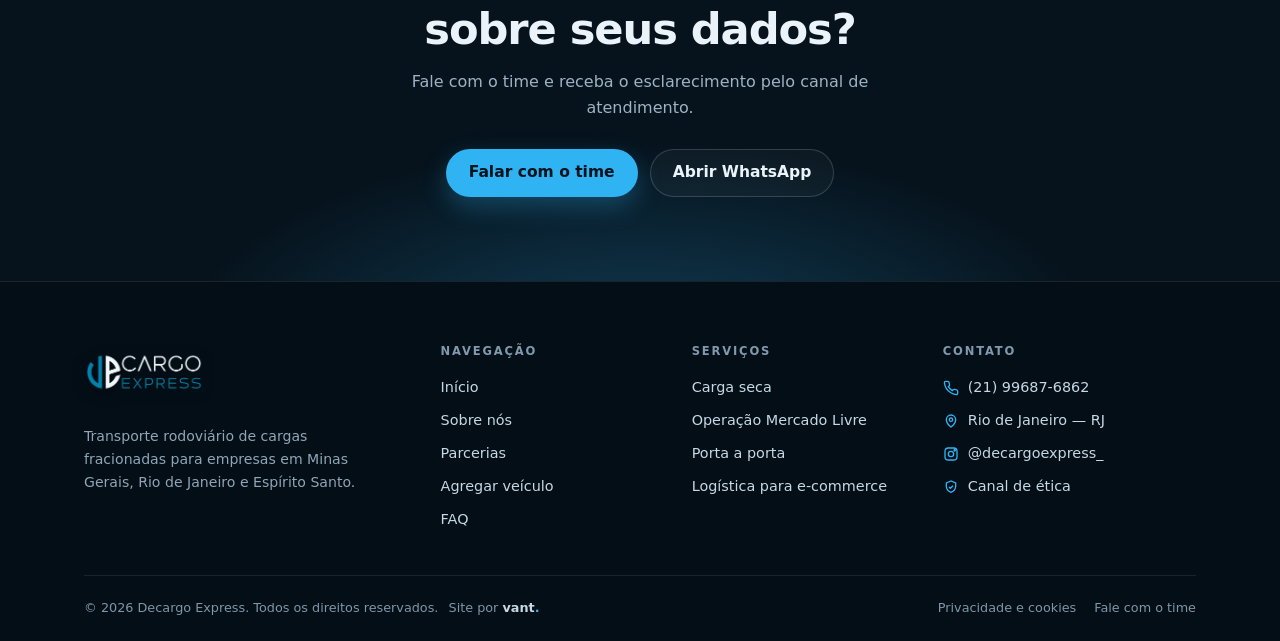
<file: privacidade.html>
<!doctype html>
<html lang="pt-BR">
<head>
  <meta charset="utf-8">
  <meta name="viewport" content="width=device-width, initial-scale=1">
  <title>Privacidade e cookies | Decargo Express</title>
  <meta name="description" content="Como a Decargo Express trata os dados enviados pelos formulários do site, quais cookies utiliza e como exercer seus direitos pela LGPD.">
  <link rel="canonical" href="https://decargoexpress.com.br/privacidade.html">
  <meta name="theme-color" content="#06131d">
  <link rel="icon" href="assets/img/favicon-32.png" type="image/png" sizes="32x32">
  <link rel="icon" href="assets/img/favicon-32-dark.png" type="image/png" sizes="32x32" media="(prefers-color-scheme: dark)">
  <link rel="apple-touch-icon" href="assets/img/apple-touch-icon.png">

  <meta property="og:type" content="website">
  <meta property="og:site_name" content="Decargo Express">
  <meta property="og:locale" content="pt_BR">
  <meta property="og:title" content="Privacidade e cookies | Decargo Express">
  <meta property="og:description" content="Transparência sobre dados, cookies e direitos dos titulares.">
  <meta property="og:url" content="https://decargoexpress.com.br/privacidade.html">
  <meta property="og:image" content="https://decargoexpress.com.br/assets/img/og-decargo.png">
  <meta property="og:image:width" content="1200">
  <meta property="og:image:height" content="630">
  <meta name="twitter:card" content="summary_large_image">

  <link rel="preload" href="assets/css/style.css" as="style">
  <link rel="stylesheet" href="assets/css/style.css">
  <script>document.documentElement.classList.add('js');</script>
</head>
<body>
  <a class="skip-link" href="#conteudo">Ir para o conteúdo</a>

  <header class="site-header">
    <div class="container header-inner">
      <a class="brand" href="index.html" aria-label="Decargo Express — página inicial">
        <img class="brand-logo" src="assets/img/logo-light.png" alt="" width="120" height="60">
      </a>

      <nav class="nav" id="menu-principal" aria-label="Navegação principal">
        <ul class="nav-list">
          <li><a class="nav-link" href="index.html">Início</a></li>
          <li><a class="nav-link" href="sobre.html">Sobre</a></li>
          <li><a class="nav-link" href="parcerias.html">Parcerias</a></li>
          <li><a class="nav-link" href="agregado.html">Agregar veículo</a></li>
          <li><a class="nav-link" href="faq.html">FAQ</a></li>
          <li><a class="nav-link" href="contato.html">Contato</a></li>
        </ul>
        <a class="btn btn-primary" href="contato.html">Solicitar cotação</a>
      </nav>

      <div class="header-actions">
        <a class="btn btn-primary btn-sm" href="contato.html">Solicitar cotação</a>
        <button class="menu-toggle" type="button" aria-expanded="false" aria-controls="menu-principal" aria-label="Abrir menu">
          <span></span>
        </button>
      </div>
    </div>
  </header>

  <main id="conteudo">
    <section class="page-hero">
      <div class="container">
        <nav class="breadcrumb" aria-label="Você está em">
          <a href="index.html">Início</a>
          <span aria-hidden="true">/</span>
          <span>Privacidade e cookies</span>
        </nav>
        <h1>Privacidade e cookies</h1>
        <p class="lead">Como este site trata as informações que você compartilha e como exercer seus direitos previstos na LGPD.</p>
      </div>
    </section>

    <section class="section light">
      <div class="container">
        <div class="detail-grid">
          <article class="detail-card reveal">
            <h2>Sem cadastro no site</h2>
            <p>Este site não possui banco de dados nem área de login. Os formulários apenas montam uma mensagem no seu navegador.</p>
          </article>
          <article class="detail-card reveal">
            <h2>Sem rastreadores</h2>
            <p>Não carregamos ferramentas de análise, pixels de publicidade ou conteúdo de terceiros sem o seu consentimento.</p>
          </article>
          <article class="detail-card reveal">
            <h2>Você no controle</h2>
            <p>O banner de cookies registra a sua escolha e pode ser refeito a qualquer momento limpando os dados do site no navegador.</p>
          </article>
          <article class="detail-card reveal">
            <h2>Canal direto</h2>
            <p>Para dúvidas sobre dados pessoais, fale com o time pelo WhatsApp <a href="tel:+5521996876862">(21) 99687-6862</a>.</p>
          </article>
        </div>

        <div class="prose prose--offset">
          <h2>Quem somos</h2>
          <p>
            A Decargo Express é uma transportadora rodoviária de cargas fracionadas com atuação em Minas Gerais,
            Rio de Janeiro e Espírito Santo. Esta política se aplica às páginas deste site e aos contatos feitos
            pelos canais nele divulgados.
          </p>

          <h2>Quais dados são tratados</h2>
          <p>
            Ao preencher o formulário de cotação, você pode informar nome, empresa, e-mail, telefone, tipo de operação,
            origem, destino, volume e detalhes da carga. No cadastro de agregados, podem ser informados nome,
            cidade-base, WhatsApp, tipo de veículo, RNTRC e rotas de interesse.
          </p>
          <p>
            Esses dados não são enviados para servidores deste site. O formulário monta uma mensagem no seu navegador
            e abre o WhatsApp com o texto preenchido. O envio só acontece quando você confirma a mensagem no aplicativo.
          </p>

          <h2>Para que os dados são usados</h2>
          <ul>
            <li>Responder à solicitação de cotação e apresentar rota, prazo e condições comerciais.</li>
            <li>Avaliar o cadastro de motoristas e veículos para a malha de operação.</li>
            <li>Dar continuidade ao relacionamento comercial ou à parceria, quando houver.</li>
          </ul>
          <p>
            O tratamento tem como base o seu consentimento, manifestado ao marcar a caixa de autorização no formulário,
            e, quando a conversa avança, a execução de procedimentos preliminares ao contrato.
          </p>

          <h2>Compartilhamento</h2>
          <p>
            Ao optar por enviar a mensagem, os dados passam a trafegar pelo WhatsApp, que é operado por terceiros e possui
            política de privacidade própria. O provedor de hospedagem do site pode registrar dados técnicos de acesso,
            como endereço IP e data e hora, para segurança e funcionamento da página. Não vendemos nem cedemos dados
            pessoais para finalidades de marketing.
          </p>

          <h2>Retenção e segurança</h2>
          <p>
            Como o site não armazena os formulários, não existe base própria de cadastros. As conversas e informações
            recebidas pelos canais de atendimento são mantidas pelo tempo necessário ao atendimento e ao cumprimento de
            obrigações legais ou contratuais. O acesso é restrito às pessoas envolvidas na operação.
          </p>

          <h2 id="cookies">Cookies e armazenamento local</h2>
          <p>
            Este site utiliza apenas o armazenamento local do navegador para guardar a sua escolha no banner de cookies,
            na chave <strong>decargo-consent-v1</strong>. Esse registro evita que o aviso apareça a cada visita e não
            identifica você.
          </p>
          <ul>
            <li><strong>Necessário:</strong> preferência de consentimento salva no próprio navegador.</li>
            <li><strong>Análise e publicidade:</strong> não utilizados neste site.</li>
            <li><strong>Conteúdo de terceiros:</strong> nenhum player, mapa ou fonte externa é carregado automaticamente.</li>
          </ul>
          <p>
            Ao escolher “Recusar”, a sua preferência continua registrada localmente para que o banner não reapareça.
            Você pode apagar esse registro a qualquer momento nas configurações do navegador, em “dados de sites” ou
            “armazenamento local”, e o banner voltará a ser exibido.
          </p>

          <h2>Seus direitos</h2>
          <p>
            Nos termos da Lei Geral de Proteção de Dados (Lei nº 13.709/2018), você pode solicitar a confirmação do
            tratamento, o acesso, a correção, a anonimização, o bloqueio ou a eliminação de dados desnecessários,
            a portabilidade, informações sobre compartilhamento e a revogação do consentimento.
          </p>
          <p>
            Para exercer esses direitos, fale com o time pelo WhatsApp <a href="tel:+5521996876862">(21) 99687-6862</a>
            ou pela <a href="contato.html">página de contato</a>. O pedido será encaminhado ao responsável pelo
            tratamento dos dados na empresa.
          </p>

          <h2>Alterações desta política</h2>
          <p>
            Se a forma de tratamento mudar, esta página será atualizada e a data de revisão será modificada.
            Recomendamos a leitura periodicamente.
          </p>

          <p class="updated">Última atualização: 10 de novembro de 2026.</p>
        </div>
      </div>
    </section>

    <section class="cta" aria-labelledby="titulo-cta-privacidade">
      <div class="container cta-inner">
        <h2 id="titulo-cta-privacidade">Ainda tem dúvidas sobre seus dados?</h2>
        <p>Fale com o time e receba o esclarecimento pelo canal de atendimento.</p>
        <div class="cta-actions">
          <a class="btn btn-primary" href="contato.html">Falar com o time</a>
          <a class="btn btn-ghost" href="https://wa.me/5521996876862?text=Ol%C3%A1%2C%20tenho%20uma%20d%C3%BAvida%20sobre%20privacidade%20e%20dados%20pessoais." target="_blank" rel="noopener noreferrer">Abrir WhatsApp</a>
        </div>
      </div>
    </section>
  </main>

  <footer class="site-footer">
    <div class="container">
      <div class="footer-grid">
        <div class="footer-brand">
          <a class="brand" href="index.html" aria-label="Decargo Express — página inicial">
            <img class="brand-logo" src="assets/img/logo-light.png" alt="" width="120" height="60">
          </a>
          <p>Transporte rodoviário de cargas fracionadas para empresas em Minas Gerais, Rio de Janeiro e Espírito Santo.</p>
        </div>

        <div class="footer-col">
          <h2>Navegação</h2>
          <ul>
            <li><a href="index.html">Início</a></li>
            <li><a href="sobre.html">Sobre nós</a></li>
            <li><a href="parcerias.html">Parcerias</a></li>
            <li><a href="agregado.html">Agregar veículo</a></li>
            <li><a href="faq.html">FAQ</a></li>
          </ul>
        </div>

        <div class="footer-col">
          <h2>Serviços</h2>
          <ul>
            <li><a href="parcerias.html#carga-seca">Carga seca</a></li>
            <li><a href="parcerias.html#mercado-livre">Operação Mercado Livre</a></li>
            <li><a href="parcerias.html#porta-a-porta">Porta a porta</a></li>
            <li><a href="parcerias.html#ecommerce">Logística para e-commerce</a></li>
          </ul>
        </div>

        <div class="footer-col footer-contact-col">
          <h2>Contato</h2>
          <ul class="footer-contact">
            <li>
              <svg viewBox="0 0 24 24" fill="none" stroke="currentColor" stroke-width="2" aria-hidden="true"><path d="M22 16.9v3a2 2 0 0 1-2.2 2 19.8 19.8 0 0 1-8.6-3.1 19.5 19.5 0 0 1-6-6A19.8 19.8 0 0 1 2.1 4.2 2 2 0 0 1 4.1 2h3a2 2 0 0 1 2 1.7c.1 1 .4 2 .7 2.9a2 2 0 0 1-.5 2.1L8 10a16 16 0 0 0 6 6l1.3-1.3a2 2 0 0 1 2.1-.5c.9.3 1.9.6 2.9.7a2 2 0 0 1 1.7 2Z"/></svg>
              <a href="tel:+5521996876862">(21) 99687-6862</a>
            </li>
            <li>
              <svg viewBox="0 0 24 24" fill="none" stroke="currentColor" stroke-width="2" aria-hidden="true"><path d="M12 21s7-5.5 7-11a7 7 0 1 0-14 0c0 5.5 7 11 7 11Z"/><circle cx="12" cy="10" r="2.5"/></svg>
              Rio de Janeiro — RJ
            </li>
            <li>
              <svg viewBox="0 0 24 24" fill="none" stroke="currentColor" stroke-width="2" aria-hidden="true"><rect x="3" y="3" width="18" height="18" rx="5"/><circle cx="12" cy="12" r="4"/><circle cx="17.5" cy="6.5" r="1"/></svg>
              <a href="https://www.instagram.com/decargoexpress_/" target="_blank" rel="noopener noreferrer">@decargoexpress_</a>
            </li>
            <li>
              <svg viewBox="0 0 24 24" fill="none" stroke="currentColor" stroke-width="2" aria-hidden="true"><path d="M12 3 5 6v5c0 4.5 3 7.5 7 9 4-1.5 7-4.5 7-9V6l-7-3Z"/><path d="m9 12 2 2 4-4"/></svg>
              <a href="https://condutaetica.com.br/decargoexpress/" target="_blank" rel="noopener noreferrer">Canal de ética</a>
            </li>
          </ul>
        </div>
      </div>

      <div class="footer-bottom">
        <p>© <span data-year>2026</span> Decargo Express. Todos os direitos reservados. <span class="footer-credit">Site por <a href="https://idalinosou.github.io/portfolio/" target="_blank" rel="noopener noreferrer">vant<span aria-hidden="true">.</span></a></span></p>
        <ul>
          <li><a href="privacidade.html">Privacidade e cookies</a></li>
          <li><a href="contato.html">Fale com o time</a></li>
        </ul>
      </div>
    </div>
  </footer>

  <a class="wa-float" href="https://wa.me/5521996876862?text=Ol%C3%A1%2C%20estou%20no%20site%20e%20gostaria%20de%20mais%20informa%C3%A7%C3%B5es." target="_blank" rel="noopener noreferrer" aria-label="Falar no WhatsApp">
    <svg viewBox="0 0 24 24" fill="currentColor" aria-hidden="true"><path d="M12 2a10 10 0 0 0-8.6 15L2 22l5.2-1.4A10 10 0 1 0 12 2Zm5.6 14.2c-.2.7-1.3 1.3-1.9 1.4-.5.1-1.1.1-1.8-.1-.4-.1-.9-.3-1.6-.6-2.7-1.2-4.5-4-4.6-4.2-.1-.2-1.1-1.5-1.1-2.8 0-1.3.7-2 .9-2.2.2-.3.5-.3.7-.3h.5c.2 0 .4-.1.6.5l.9 2.1c.1.2.1.4 0 .6l-.4.6c-.1.2-.3.3-.1.6.2.3.8 1.3 1.7 2.1 1.1 1 2 1.3 2.3 1.4.2.1.4.1.6-.1l.8-1c.2-.2.4-.2.6-.1l2 1c.3.1.5.2.5.4 0 .1 0 .8-.2 1.5Z"/></svg>
    <span>Falar no WhatsApp</span>
  </a>

  <aside class="cookie-banner" data-cookie-banner role="region" aria-label="Preferências de cookies" hidden>
    <h2>Cookies neste site</h2>
    <p>Usamos apenas cookies essenciais para o site funcionar. Sua escolha fica salva neste navegador. <a href="privacidade.html#cookies">Entenda</a>.</p>
    <div class="cookie-actions">
      <button class="btn btn-primary" type="button" data-consent="all">Aceitar</button>
      <button class="btn btn-cookie-reject" type="button" data-consent="essential">Recusar</button>
    </div>
  </aside>

  <script src="assets/js/main.js" defer></script>
</body>
</html>
</file>
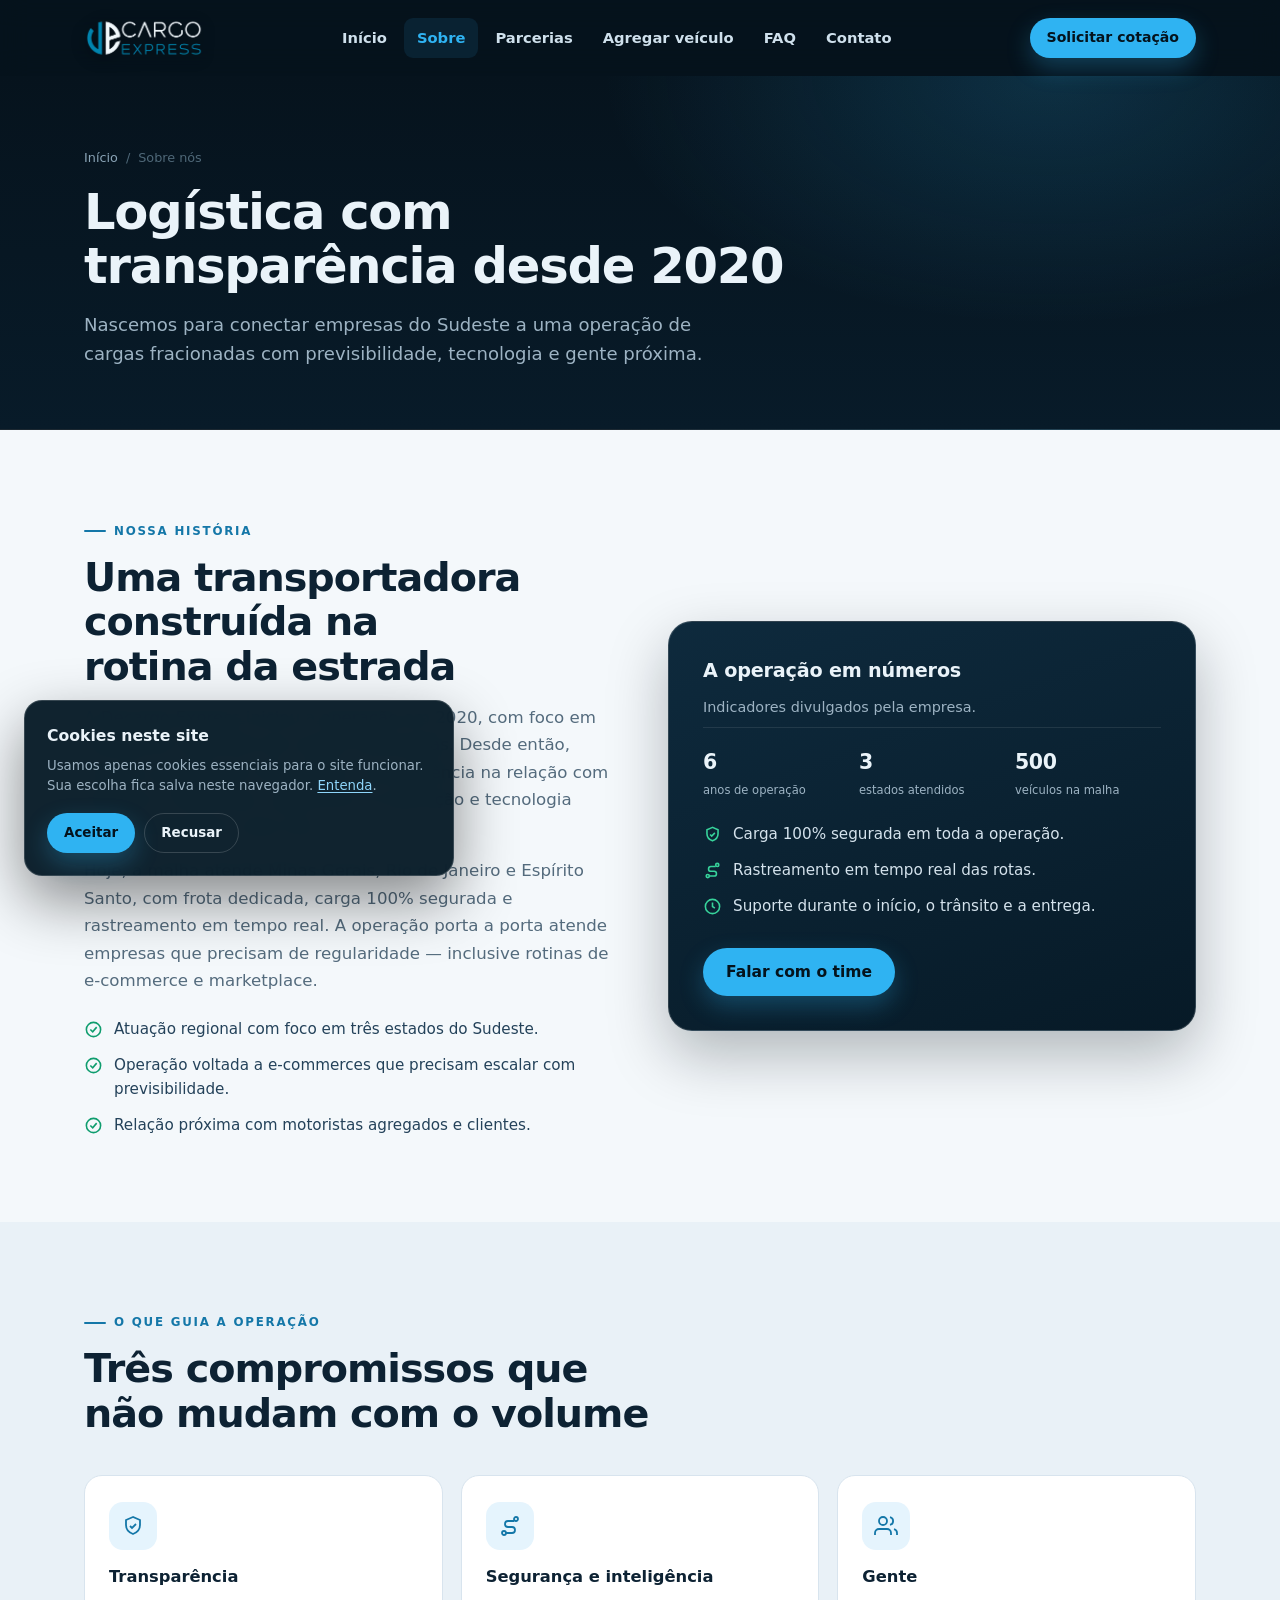
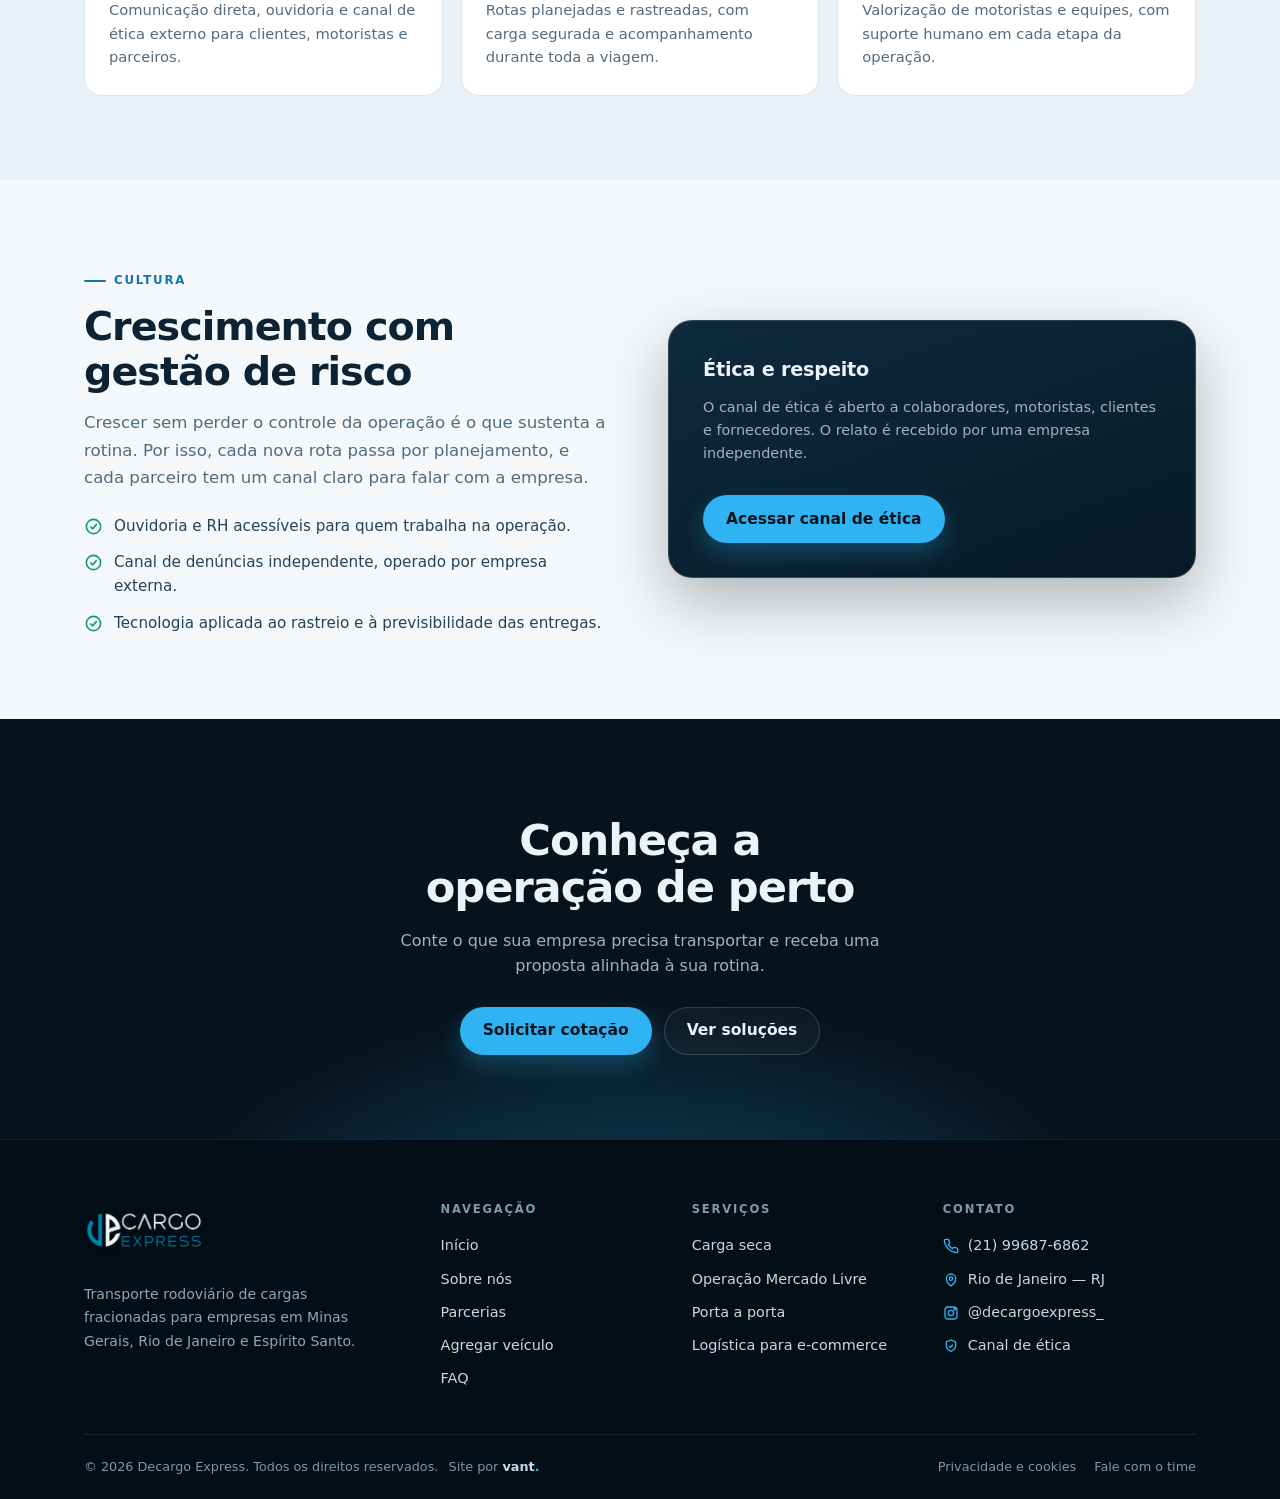
<file: sobre.html>
<!doctype html>
<html lang="pt-BR">
<head>
  <meta charset="utf-8">
  <meta name="viewport" content="width=device-width, initial-scale=1">
  <title>Sobre nós | Decargo Express</title>
  <meta name="description" content="Conheça a Decargo Express: transportadora de cargas fracionadas fundada em 2020, com atuação em Minas Gerais, Rio de Janeiro e Espírito Santo.">
  <link rel="canonical" href="https://decargoexpress.com.br/sobre.html">
  <meta name="theme-color" content="#06131d">
  <link rel="icon" href="assets/img/favicon-32.png" type="image/png" sizes="32x32">
  <link rel="icon" href="assets/img/favicon-32-dark.png" type="image/png" sizes="32x32" media="(prefers-color-scheme: dark)">
  <link rel="apple-touch-icon" href="assets/img/apple-touch-icon.png">

  <meta property="og:type" content="website">
  <meta property="og:site_name" content="Decargo Express">
  <meta property="og:locale" content="pt_BR">
  <meta property="og:title" content="Sobre nós | Decargo Express">
  <meta property="og:description" content="Logística com transparência desde 2020, conectando empresas do Sudeste a uma operação de cargas fracionadas.">
  <meta property="og:url" content="https://decargoexpress.com.br/sobre.html">
  <meta property="og:image" content="https://decargoexpress.com.br/assets/img/og-decargo.png">
  <meta property="og:image:width" content="1200">
  <meta property="og:image:height" content="630">
  <meta name="twitter:card" content="summary_large_image">

  <link rel="preload" href="assets/css/style.css" as="style">
  <link rel="stylesheet" href="assets/css/style.css">
  <script>document.documentElement.classList.add('js');</script>
</head>
<body>
  <a class="skip-link" href="#conteudo">Ir para o conteúdo</a>

  <header class="site-header">
    <div class="container header-inner">
      <a class="brand" href="index.html" aria-label="Decargo Express — página inicial">
        <img class="brand-logo" src="assets/img/logo-light.png" alt="" width="120" height="60">
      </a>

      <nav class="nav" id="menu-principal" aria-label="Navegação principal">
        <ul class="nav-list">
          <li><a class="nav-link" href="index.html">Início</a></li>
          <li><a class="nav-link" href="sobre.html" aria-current="page">Sobre</a></li>
          <li><a class="nav-link" href="parcerias.html">Parcerias</a></li>
          <li><a class="nav-link" href="agregado.html">Agregar veículo</a></li>
          <li><a class="nav-link" href="faq.html">FAQ</a></li>
          <li><a class="nav-link" href="contato.html">Contato</a></li>
        </ul>
        <a class="btn btn-primary" href="contato.html">Solicitar cotação</a>
      </nav>

      <div class="header-actions">
        <a class="btn btn-primary btn-sm" href="contato.html">Solicitar cotação</a>
        <button class="menu-toggle" type="button" aria-expanded="false" aria-controls="menu-principal" aria-label="Abrir menu">
          <span></span>
        </button>
      </div>
    </div>
  </header>

  <main id="conteudo">
    <section class="page-hero">
      <div class="container">
        <nav class="breadcrumb" aria-label="Você está em">
          <a href="index.html">Início</a>
          <span aria-hidden="true">/</span>
          <span>Sobre nós</span>
        </nav>
        <h1>Logística com transparência desde 2020</h1>
        <p class="lead">Nascemos para conectar empresas do Sudeste a uma operação de cargas fracionadas com previsibilidade, tecnologia e gente próxima.</p>
      </div>
    </section>

    <section class="section light">
      <div class="container split">
        <div class="reveal">
          <p class="kicker">Nossa história</p>
          <h2 class="section-title">Uma transportadora construída na rotina da estrada</h2>
          <p class="section-lead">
            A Decargo Express iniciou a operação em 2020, com foco em transporte rodoviário de cargas fracionadas.
            Desde então, cresceu apoiada em três pilares: transparência na relação com clientes e motoristas,
            segurança na operação e tecnologia para acompanhar cada rota.
          </p>
          <p class="section-lead">
            Hoje, a malha atende Minas Gerais, Rio de Janeiro e Espírito Santo, com frota dedicada, carga 100% segurada
            e rastreamento em tempo real. A operação porta a porta atende empresas que precisam de regularidade —
            inclusive rotinas de e-commerce e marketplace.
          </p>

          <ul class="checklist">
            <li>
              <svg viewBox="0 0 24 24" fill="none" stroke="currentColor" stroke-width="2" aria-hidden="true"><circle cx="12" cy="12" r="9"/><path d="m8 12 3 3 5-6"/></svg>
              <span>Atuação regional com foco em três estados do Sudeste.</span>
            </li>
            <li>
              <svg viewBox="0 0 24 24" fill="none" stroke="currentColor" stroke-width="2" aria-hidden="true"><circle cx="12" cy="12" r="9"/><path d="m8 12 3 3 5-6"/></svg>
              <span>Operação voltada a e-commerces que precisam escalar com previsibilidade.</span>
            </li>
            <li>
              <svg viewBox="0 0 24 24" fill="none" stroke="currentColor" stroke-width="2" aria-hidden="true"><circle cx="12" cy="12" r="9"/><path d="m8 12 3 3 5-6"/></svg>
              <span>Relação próxima com motoristas agregados e clientes.</span>
            </li>
          </ul>
        </div>

        <div class="panel reveal">
          <h3>A operação em números</h3>
          <p class="panel-note">Indicadores divulgados pela empresa.</p>
          <div class="route-stats">
            <div><strong>6</strong><span>anos de operação</span></div>
            <div><strong>3</strong><span>estados atendidos</span></div>
            <div><strong>500</strong><span>veículos na malha</span></div>
          </div>
          <ul class="checklist">
            <li>
              <svg viewBox="0 0 24 24" fill="none" stroke="currentColor" stroke-width="2" aria-hidden="true"><path d="M12 3 5 6v5c0 4.5 3 7.5 7 9 4-1.5 7-4.5 7-9V6l-7-3Z"/><path d="m9 12 2 2 4-4"/></svg>
              <span>Carga 100% segurada em toda a operação.</span>
            </li>
            <li>
              <svg viewBox="0 0 24 24" fill="none" stroke="currentColor" stroke-width="2" aria-hidden="true"><circle cx="6" cy="19" r="2"/><circle cx="18" cy="5" r="2"/><path d="M8 19h6a3 3 0 0 0 0-6H10a3 3 0 0 1 0-6h6"/></svg>
              <span>Rastreamento em tempo real das rotas.</span>
            </li>
            <li>
              <svg viewBox="0 0 24 24" fill="none" stroke="currentColor" stroke-width="2" aria-hidden="true"><circle cx="12" cy="12" r="9"/><path d="M12 7v5l3 2"/></svg>
              <span>Suporte durante o início, o trânsito e a entrega.</span>
            </li>
          </ul>
          <div class="hero-actions">
            <a class="btn btn-primary" href="contato.html">Falar com o time</a>
          </div>
        </div>
      </div>
    </section>

    <section class="section light-2" aria-labelledby="titulo-valores">
      <div class="container">
        <div class="section-head reveal">
          <p class="kicker">O que guia a operação</p>
          <h2 class="section-title" id="titulo-valores">Três compromissos que não mudam com o volume</h2>
        </div>

        <div class="value-grid">
          <article class="value-card reveal">
            <span class="icon-badge">
              <svg viewBox="0 0 24 24" fill="none" stroke="currentColor" stroke-width="1.8" aria-hidden="true"><path d="M12 3 5 6v5c0 4.5 3 7.5 7 9 4-1.5 7-4.5 7-9V6l-7-3Z"/><path d="m9 12 2 2 4-4"/></svg>
            </span>
            <h3>Transparência</h3>
            <p>Comunicação direta, ouvidoria e canal de ética externo para clientes, motoristas e parceiros.</p>
          </article>

          <article class="value-card reveal">
            <span class="icon-badge">
              <svg viewBox="0 0 24 24" fill="none" stroke="currentColor" stroke-width="1.8" aria-hidden="true"><circle cx="6" cy="19" r="2"/><circle cx="18" cy="5" r="2"/><path d="M8 19h6a3 3 0 0 0 0-6H10a3 3 0 0 1 0-6h6"/></svg>
            </span>
            <h3>Segurança e inteligência</h3>
            <p>Rotas planejadas e rastreadas, com carga segurada e acompanhamento durante toda a viagem.</p>
          </article>

          <article class="value-card reveal">
            <span class="icon-badge">
              <svg viewBox="0 0 24 24" fill="none" stroke="currentColor" stroke-width="1.8" aria-hidden="true"><path d="M17 21v-2a4 4 0 0 0-4-4H5a4 4 0 0 0-4 4v2"/><circle cx="9" cy="7" r="4"/><path d="M23 21v-2a4 4 0 0 0-3-3.9M16 3.1a4 4 0 0 1 0 7.8"/></svg>
            </span>
            <h3>Gente</h3>
            <p>Valorização de motoristas e equipes, com suporte humano em cada etapa da operação.</p>
          </article>
        </div>
      </div>
    </section>

    <section class="section light">
      <div class="container split">
        <div class="reveal">
          <p class="kicker">Cultura</p>
          <h2 class="section-title">Crescimento com gestão de risco</h2>
          <p class="section-lead">
            Crescer sem perder o controle da operação é o que sustenta a rotina. Por isso, cada nova rota passa por
            planejamento, e cada parceiro tem um canal claro para falar com a empresa.
          </p>
          <ul class="checklist">
            <li>
              <svg viewBox="0 0 24 24" fill="none" stroke="currentColor" stroke-width="2" aria-hidden="true"><circle cx="12" cy="12" r="9"/><path d="m8 12 3 3 5-6"/></svg>
              <span>Ouvidoria e RH acessíveis para quem trabalha na operação.</span>
            </li>
            <li>
              <svg viewBox="0 0 24 24" fill="none" stroke="currentColor" stroke-width="2" aria-hidden="true"><circle cx="12" cy="12" r="9"/><path d="m8 12 3 3 5-6"/></svg>
              <span>Canal de denúncias independente, operado por empresa externa.</span>
            </li>
            <li>
              <svg viewBox="0 0 24 24" fill="none" stroke="currentColor" stroke-width="2" aria-hidden="true"><circle cx="12" cy="12" r="9"/><path d="m8 12 3 3 5-6"/></svg>
              <span>Tecnologia aplicada ao rastreio e à previsibilidade das entregas.</span>
            </li>
          </ul>
        </div>

        <div class="panel reveal">
          <h3>Ética e respeito</h3>
          <p class="panel-note">
            O canal de ética é aberto a colaboradores, motoristas, clientes e fornecedores. O relato é recebido por
            uma empresa independente.
          </p>
          <div class="hero-actions">
            <a class="btn btn-primary" href="https://condutaetica.com.br/decargoexpress/" target="_blank" rel="noopener noreferrer">Acessar canal de ética</a>
          </div>
        </div>
      </div>
    </section>

    <section class="cta" aria-labelledby="titulo-cta-sobre">
      <div class="container cta-inner">
        <h2 id="titulo-cta-sobre">Conheça a operação de perto</h2>
        <p>Conte o que sua empresa precisa transportar e receba uma proposta alinhada à sua rotina.</p>
        <div class="cta-actions">
          <a class="btn btn-primary" href="contato.html">Solicitar cotação</a>
          <a class="btn btn-ghost" href="parcerias.html">Ver soluções</a>
        </div>
      </div>
    </section>
  </main>

  <footer class="site-footer">
    <div class="container">
      <div class="footer-grid">
        <div class="footer-brand">
          <a class="brand" href="index.html" aria-label="Decargo Express — página inicial">
            <img class="brand-logo" src="assets/img/logo-light.png" alt="" width="120" height="60">
          </a>
          <p>Transporte rodoviário de cargas fracionadas para empresas em Minas Gerais, Rio de Janeiro e Espírito Santo.</p>
        </div>

        <div class="footer-col">
          <h2>Navegação</h2>
          <ul>
            <li><a href="index.html">Início</a></li>
            <li><a href="sobre.html">Sobre nós</a></li>
            <li><a href="parcerias.html">Parcerias</a></li>
            <li><a href="agregado.html">Agregar veículo</a></li>
            <li><a href="faq.html">FAQ</a></li>
          </ul>
        </div>

        <div class="footer-col">
          <h2>Serviços</h2>
          <ul>
            <li><a href="parcerias.html#carga-seca">Carga seca</a></li>
            <li><a href="parcerias.html#mercado-livre">Operação Mercado Livre</a></li>
            <li><a href="parcerias.html#porta-a-porta">Porta a porta</a></li>
            <li><a href="parcerias.html#ecommerce">Logística para e-commerce</a></li>
          </ul>
        </div>

        <div class="footer-col footer-contact-col">
          <h2>Contato</h2>
          <ul class="footer-contact">
            <li>
              <svg viewBox="0 0 24 24" fill="none" stroke="currentColor" stroke-width="2" aria-hidden="true"><path d="M22 16.9v3a2 2 0 0 1-2.2 2 19.8 19.8 0 0 1-8.6-3.1 19.5 19.5 0 0 1-6-6A19.8 19.8 0 0 1 2.1 4.2 2 2 0 0 1 4.1 2h3a2 2 0 0 1 2 1.7c.1 1 .4 2 .7 2.9a2 2 0 0 1-.5 2.1L8 10a16 16 0 0 0 6 6l1.3-1.3a2 2 0 0 1 2.1-.5c.9.3 1.9.6 2.9.7a2 2 0 0 1 1.7 2Z"/></svg>
              <a href="tel:+5521996876862">(21) 99687-6862</a>
            </li>
            <li>
              <svg viewBox="0 0 24 24" fill="none" stroke="currentColor" stroke-width="2" aria-hidden="true"><path d="M12 21s7-5.5 7-11a7 7 0 1 0-14 0c0 5.5 7 11 7 11Z"/><circle cx="12" cy="10" r="2.5"/></svg>
              Rio de Janeiro — RJ
            </li>
            <li>
              <svg viewBox="0 0 24 24" fill="none" stroke="currentColor" stroke-width="2" aria-hidden="true"><rect x="3" y="3" width="18" height="18" rx="5"/><circle cx="12" cy="12" r="4"/><circle cx="17.5" cy="6.5" r="1"/></svg>
              <a href="https://www.instagram.com/decargoexpress_/" target="_blank" rel="noopener noreferrer">@decargoexpress_</a>
            </li>
            <li>
              <svg viewBox="0 0 24 24" fill="none" stroke="currentColor" stroke-width="2" aria-hidden="true"><path d="M12 3 5 6v5c0 4.5 3 7.5 7 9 4-1.5 7-4.5 7-9V6l-7-3Z"/><path d="m9 12 2 2 4-4"/></svg>
              <a href="https://condutaetica.com.br/decargoexpress/" target="_blank" rel="noopener noreferrer">Canal de ética</a>
            </li>
          </ul>
        </div>
      </div>

      <div class="footer-bottom">
        <p>© <span data-year>2026</span> Decargo Express. Todos os direitos reservados. <span class="footer-credit">Site por <a href="https://idalinosou.github.io/portfolio/" target="_blank" rel="noopener noreferrer">vant<span aria-hidden="true">.</span></a></span></p>
        <ul>
          <li><a href="privacidade.html">Privacidade e cookies</a></li>
          <li><a href="contato.html">Fale com o time</a></li>
        </ul>
      </div>
    </div>
  </footer>

  <a class="wa-float" href="https://wa.me/5521996876862?text=Ol%C3%A1%2C%20estou%20no%20site%20e%20gostaria%20de%20mais%20informa%C3%A7%C3%B5es." target="_blank" rel="noopener noreferrer" aria-label="Falar no WhatsApp">
    <svg viewBox="0 0 24 24" fill="currentColor" aria-hidden="true"><path d="M12 2a10 10 0 0 0-8.6 15L2 22l5.2-1.4A10 10 0 1 0 12 2Zm5.6 14.2c-.2.7-1.3 1.3-1.9 1.4-.5.1-1.1.1-1.8-.1-.4-.1-.9-.3-1.6-.6-2.7-1.2-4.5-4-4.6-4.2-.1-.2-1.1-1.5-1.1-2.8 0-1.3.7-2 .9-2.2.2-.3.5-.3.7-.3h.5c.2 0 .4-.1.6.5l.9 2.1c.1.2.1.4 0 .6l-.4.6c-.1.2-.3.3-.1.6.2.3.8 1.3 1.7 2.1 1.1 1 2 1.3 2.3 1.4.2.1.4.1.6-.1l.8-1c.2-.2.4-.2.6-.1l2 1c.3.1.5.2.5.4 0 .1 0 .8-.2 1.5Z"/></svg>
    <span>Falar no WhatsApp</span>
  </a>

  <aside class="cookie-banner" data-cookie-banner role="region" aria-label="Preferências de cookies" hidden>
    <h2>Cookies neste site</h2>
    <p>Usamos apenas cookies essenciais para o site funcionar. Sua escolha fica salva neste navegador. <a href="privacidade.html#cookies">Entenda</a>.</p>
    <div class="cookie-actions">
      <button class="btn btn-primary" type="button" data-consent="all">Aceitar</button>
      <button class="btn btn-cookie-reject" type="button" data-consent="essential">Recusar</button>
    </div>
  </aside>

  <script src="assets/js/main.js" defer></script>
</body>
</html>
</file>
<file: assets/css/style.css>
:root {
  --bg: #06131d;
  --bg-2: #081b29;
  --surface: #0c2231;
  --surface-2: #103044;
  --line: rgba(255, 255, 255, 0.09);
  --line-strong: rgba(255, 255, 255, 0.16);
  --ink: #eaf3f9;
  --muted: #9db3c3;
  --brand: #2fb3f2;
  --brand-strong: #1a8bc4;
  --brand-ink: #04131d;
  --success: #37d39b;

  --light: #f4f8fb;
  --light-2: #e9f1f7;
  --light-ink: #0d2233;
  --light-muted: #546b7d;
  --light-line: #d8e4ee;

  --radius: 18px;
  --radius-sm: 12px;
  --shadow: 0 24px 60px rgba(2, 14, 22, 0.28);
  --shadow-soft: 0 14px 34px rgba(8, 27, 41, 0.08);
  --font: ui-sans-serif, system-ui, -apple-system, "Segoe UI", Roboto, "Helvetica Neue", Arial, sans-serif;
  --mono: ui-monospace, "SFMono-Regular", "Cascadia Mono", Consolas, monospace;
  --max: 1160px;
  --header-h: 76px;
}

*,
*::before,
*::after {
  box-sizing: border-box;
}

html {
  scroll-behavior: smooth;
  -webkit-text-size-adjust: 100%;
}

[id] {
  scroll-margin-top: calc(var(--header-h) + 24px);
}

body {
  margin: 0;
  font-family: var(--font);
  font-size: 1rem;
  line-height: 1.6;
  color: var(--ink);
  background: var(--bg);
  -webkit-font-smoothing: antialiased;
  text-rendering: optimizeLegibility;
}

img,
svg {
  display: block;
  max-width: 100%;
}

a {
  color: inherit;
  text-decoration: none;
}

button,
input,
select,
textarea {
  font: inherit;
  color: inherit;
}

p,
h1,
h2,
h3,
h4,
ul,
ol {
  margin: 0;
}

ul,
ol {
  padding: 0;
  list-style: none;
}

:focus-visible {
  outline: 3px solid var(--brand);
  outline-offset: 3px;
  border-radius: 4px;
}

::selection {
  background: var(--brand);
  color: var(--brand-ink);
}

.visually-hidden {
  position: absolute !important;
  width: 1px;
  height: 1px;
  margin: -1px;
  padding: 0;
  overflow: hidden;
  clip: rect(0 0 0 0);
  white-space: nowrap;
  border: 0;
}

.skip-link {
  position: absolute;
  top: -100px;
  left: 16px;
  z-index: 200;
  padding: 12px 18px;
  border-radius: 10px;
  background: var(--brand);
  color: var(--brand-ink);
  font-weight: 700;
}

.skip-link:focus {
  top: 16px;
}

.container {
  width: 100%;
  max-width: var(--max);
  margin: 0 auto;
  padding: 0 24px;
}

.btn {
  display: inline-flex;
  align-items: center;
  justify-content: center;
  gap: 10px;
  min-height: 48px;
  padding: 12px 22px;
  border: 1px solid transparent;
  border-radius: 999px;
  font-weight: 650;
  font-size: 0.97rem;
  line-height: 1;
  white-space: nowrap;
  cursor: pointer;
  transition: transform 0.18s ease, background-color 0.18s ease, border-color 0.18s ease, color 0.18s ease;
  text-align: center;
}

.btn:hover {
  transform: translateY(-2px);
}

.btn:active {
  transform: translateY(0);
}

.btn-primary {
  background: var(--brand);
  color: var(--brand-ink);
  box-shadow: 0 10px 24px rgba(47, 179, 242, 0.28);
}

.btn-primary:hover {
  background: #55c3f7;
}

.btn-ghost {
  border-color: var(--line-strong);
  color: var(--ink);
  background: rgba(255, 255, 255, 0.03);
}

.btn-ghost:hover {
  border-color: var(--brand);
  color: #fff;
  background: rgba(47, 179, 242, 0.12);
}

.btn-dark {
  background: var(--light-ink);
  color: #fff;
}

.btn-dark:hover {
  background: #123a52;
}

.btn-outline-dark {
  border-color: var(--light-line);
  color: var(--light-ink);
  background: #fff;
}

.btn-outline-dark:hover {
  border-color: var(--light-ink);
}

.btn-sm {
  min-height: 40px;
  padding: 9px 16px;
  font-size: 0.88rem;
}

.btn-block {
  width: 100%;
}

.site-header {
  position: sticky;
  top: 0;
  z-index: 100;
  height: var(--header-h);
  display: flex;
  align-items: center;
  background: rgba(6, 19, 29, 0.72);
  backdrop-filter: blur(14px);
  border-bottom: 1px solid transparent;
  transition: background-color 0.2s ease, border-color 0.2s ease;
}

.site-header.is-scrolled {
  background: rgba(6, 19, 29, 0.94);
  border-bottom-color: var(--line);
}

.header-inner {
  display: flex;
  align-items: center;
  justify-content: space-between;
  gap: 24px;
  width: 100%;
}

.brand {
  display: inline-flex;
  align-items: center;
  flex: 0 0 auto;
}

.brand-logo {
  display: block;
  width: 120px;
  height: auto;
  filter: drop-shadow(0 3px 8px rgba(0, 0, 0, 0.45));
  transition: transform 0.18s ease, filter 0.18s ease;
}

.brand:hover .brand-logo,
.brand:focus-visible .brand-logo {
  transform: translateY(-1px);
  filter: drop-shadow(0 5px 12px rgba(47, 179, 242, 0.45));
}

.nav {
  display: flex;
  align-items: center;
  gap: 6px;
}

.nav-list {
  display: flex;
  align-items: center;
  gap: 4px;
}

.nav > .btn {
  display: none;
}

.nav-link {
  display: inline-flex;
  align-items: center;
  min-height: 40px;
  padding: 8px 13px;
  border-radius: 9px;
  font-size: 0.92rem;
  font-weight: 550;
  white-space: nowrap;
  color: #cfe0ec;
  transition: background-color 0.16s ease, color 0.16s ease;
}

.nav-link:hover {
  background: rgba(255, 255, 255, 0.06);
  color: #fff;
}

.nav-link[aria-current="page"] {
  color: var(--brand);
  background: rgba(47, 179, 242, 0.1);
}

.header-actions {
  display: flex;
  align-items: center;
  gap: 12px;
}

.menu-toggle {
  display: none;
  width: 46px;
  height: 46px;
  border: 1px solid var(--line-strong);
  border-radius: 12px;
  background: rgba(255, 255, 255, 0.04);
  cursor: pointer;
  place-items: center;
}

.menu-toggle span {
  position: relative;
  display: block;
  width: 20px;
  height: 2px;
  background: #fff;
  border-radius: 2px;
  transition: transform 0.2s ease, opacity 0.2s ease;
}

.menu-toggle span::before,
.menu-toggle span::after {
  content: "";
  position: absolute;
  left: 0;
  width: 20px;
  height: 2px;
  background: #fff;
  border-radius: 2px;
  transition: transform 0.2s ease;
}

.menu-toggle span::before {
  top: -6px;
}

.menu-toggle span::after {
  top: 6px;
}

.menu-toggle[aria-expanded="true"] span {
  background: transparent;
}

.menu-toggle[aria-expanded="true"] span::before {
  transform: translateY(6px) rotate(45deg);
}

.menu-toggle[aria-expanded="true"] span::after {
  transform: translateY(-6px) rotate(-45deg);
}

.hero {
  position: relative;
  overflow: hidden;
  padding: 84px 0 72px;
  background:
    radial-gradient(900px 520px at 78% 8%, rgba(47, 179, 242, 0.2), transparent 62%),
    radial-gradient(700px 420px at 8% 96%, rgba(26, 139, 196, 0.14), transparent 60%),
    linear-gradient(180deg, #06131d 0%, #081a27 100%);
}

.hero::before {
  content: "";
  position: absolute;
  inset: 0;
  background-image:
    linear-gradient(rgba(255, 255, 255, 0.035) 1px, transparent 1px),
    linear-gradient(90deg, rgba(255, 255, 255, 0.035) 1px, transparent 1px);
  background-size: 64px 64px;
  mask-image: radial-gradient(80% 70% at 50% 40%, #000 35%, transparent 100%);
  pointer-events: none;
}

.hero-video {
  position: absolute;
  inset: 0;
  z-index: 0;
  overflow: hidden;
  pointer-events: none;
  background: #06131d;
  isolation: isolate;
}

.hero-video__poster,
.hero-video__motion {
  position: absolute;
  inset: 0;
  width: 100%;
  height: 100%;
  object-fit: cover;
  object-position: center 45%;
  filter: saturate(0.58) contrast(1.03) brightness(0.72);
}

.hero-video__motion {
  opacity: 0;
  transition: opacity 1.4s ease;
}

.hero-video__motion.is-playing {
  opacity: 1;
}

.hero-video__tint {
  position: absolute;
  inset: 0;
  background: #16739e;
  mix-blend-mode: color;
  opacity: 0.42;
}

.hero-video__scrim {
  position: absolute;
  inset: 0;
  background:
    linear-gradient(90deg, rgba(6, 19, 29, 0.96) 0%, rgba(6, 19, 29, 0.86) 32%, rgba(6, 19, 29, 0.4) 68%, rgba(6, 19, 29, 0.08) 100%),
    linear-gradient(180deg, rgba(6, 19, 29, 0.7) 0%, rgba(6, 19, 29, 0.08) 34%, rgba(6, 19, 29, 0.45) 78%, rgba(6, 19, 29, 0.95) 100%);
}

.hero-grid {
  position: relative;
  z-index: 1;
  display: grid;
  grid-template-columns: minmax(0, 1.05fr) minmax(0, 0.95fr);
  align-items: center;
  gap: 56px;
}

.eyebrow {
  display: inline-flex;
  align-items: center;
  gap: 9px;
  padding: 7px 14px;
  border: 1px solid rgba(47, 179, 242, 0.4);
  border-radius: 999px;
  background: rgba(47, 179, 242, 0.08);
  color: #8fd6fb;
  font-size: 0.72rem;
  font-weight: 700;
  letter-spacing: 0.14em;
  text-transform: uppercase;
}

.eyebrow::before {
  content: "";
  width: 6px;
  height: 6px;
  border-radius: 50%;
  background: var(--brand);
  box-shadow: 0 0 0 4px rgba(47, 179, 242, 0.18);
}

.hero h1 {
  margin-top: 22px;
  font-size: clamp(2.35rem, 4.6vw, 3.65rem);
  line-height: 1.06;
  letter-spacing: -0.025em;
  font-weight: 800;
  text-wrap: balance;
}

.hero h1 em {
  font-style: normal;
  color: var(--brand);
}

.lead {
  margin-top: 20px;
  max-width: 56ch;
  font-size: clamp(1.02rem, 1.5vw, 1.13rem);
  line-height: 1.65;
  color: var(--muted);
}

.hero-actions {
  display: flex;
  flex-wrap: wrap;
  gap: 12px;
  margin-top: 30px;
}

.trust-row {
  display: flex;
  flex-wrap: wrap;
  gap: 10px 22px;
  margin-top: 30px;
  padding-top: 24px;
  border-top: 1px solid var(--line);
  color: #c4d6e3;
  font-size: 0.88rem;
}

.trust-row li {
  display: inline-flex;
  align-items: center;
  gap: 8px;
}

.trust-row svg {
  width: 17px;
  height: 17px;
  color: var(--brand);
  flex: 0 0 auto;
}

.route-card {
  position: relative;
  padding: 26px;
  border: 1px solid var(--line-strong);
  border-radius: 26px;
  background: linear-gradient(180deg, rgba(16, 48, 68, 0.92), rgba(8, 27, 41, 0.94));
  box-shadow: var(--shadow);
}

.hero-video ~ .hero-grid .route-card {
  background: linear-gradient(180deg, rgba(8, 28, 42, 0.42), rgba(5, 18, 28, 0.58));
  backdrop-filter: blur(8px) saturate(1.2);
  -webkit-backdrop-filter: blur(8px) saturate(1.2);
}

@supports not ((backdrop-filter: blur(1px)) or (-webkit-backdrop-filter: blur(1px))) {
  .hero-video ~ .hero-grid .route-card {
    background: linear-gradient(180deg, rgba(10, 33, 48, 0.92), rgba(6, 22, 34, 0.94));
  }
}

.route-card::after {
  content: "";
  position: absolute;
  inset: 0;
  border-radius: inherit;
  box-shadow: inset 0 1px 0 rgba(255, 255, 255, 0.12);
  pointer-events: none;
}

.route-head {
  display: flex;
  align-items: center;
  justify-content: space-between;
  gap: 12px;
}

.route-head h2 {
  font-size: 0.78rem;
  font-weight: 700;
  letter-spacing: 0.16em;
  text-transform: uppercase;
  color: #9fc3d9;
}

.live-pill {
  display: inline-flex;
  align-items: center;
  gap: 7px;
  padding: 5px 11px;
  border-radius: 999px;
  background: rgba(55, 211, 155, 0.12);
  color: var(--success);
  font-size: 0.72rem;
  font-weight: 650;
}

.live-pill::before {
  content: "";
  width: 7px;
  height: 7px;
  border-radius: 50%;
  background: var(--success);
  animation: pulse 2.4s ease-in-out infinite;
}

.route-visual {
  margin: 12px 0 4px;
}

.route-visual svg {
  width: 100%;
  height: auto;
}

.route-line {
  stroke-dasharray: 6 8;
  animation: dash 22s linear infinite;
}

.route-node {
  transform-box: fill-box;
  transform-origin: center;
}

.route-node--active {
  animation: nodePulse 3s ease-in-out infinite;
}

.route-stats {
  display: grid;
  grid-template-columns: repeat(3, 1fr);
  gap: 10px;
  margin-top: 8px;
  padding-top: 18px;
  border-top: 1px solid var(--line);
}

.route-stats div {
  display: flex;
  flex-direction: column;
  gap: 2px;
}

.route-stats strong {
  font-size: 1.28rem;
  letter-spacing: -0.02em;
}

.route-stats span {
  font-size: 0.72rem;
  color: var(--muted);
}

.route-note {
  display: flex;
  align-items: center;
  gap: 8px;
  margin-top: 16px;
  padding-top: 14px;
  border-top: 1px solid var(--line);
  font-size: 0.76rem;
  color: var(--muted);
}

.route-note svg {
  width: 16px;
  height: 16px;
  color: var(--brand);
  flex: 0 0 auto;
}

.stats {
  background: var(--bg-2);
  border-top: 1px solid var(--line);
  border-bottom: 1px solid var(--line);
}

.stats-grid {
  display: grid;
  grid-template-columns: repeat(4, 1fr);
  gap: 8px;
  padding: 30px 0;
}

.stat {
  display: flex;
  flex-direction: column;
  gap: 3px;
  padding: 4px 22px;
  border-left: 1px solid var(--line);
}

.stat:first-child {
  border-left: 0;
  padding-left: 0;
}

.stat strong {
  font-size: clamp(1.7rem, 2.6vw, 2.15rem);
  line-height: 1.1;
  letter-spacing: -0.03em;
}

.stat strong span {
  color: var(--brand);
}

.stat small {
  font-size: 0.82rem;
  color: var(--muted);
}

.section {
  padding: 84px 0;
}

.section--tight {
  padding: 64px 0;
}

.light {
  background: var(--light);
  color: var(--light-ink);
}

.light-2 {
  background: var(--light-2);
  color: var(--light-ink);
}

.section-head {
  max-width: 720px;
}

.section-head--center {
  margin: 0 auto;
  text-align: center;
}

.kicker {
  display: inline-flex;
  align-items: center;
  gap: 8px;
  color: var(--brand-strong);
  font-size: 0.74rem;
  font-weight: 750;
  letter-spacing: 0.15em;
  text-transform: uppercase;
}

.light .kicker,
.light-2 .kicker {
  color: #1477a8;
}

.kicker::before {
  content: "";
  width: 22px;
  height: 2px;
  background: currentColor;
  border-radius: 2px;
}

.kicker--center {
  justify-content: center;
}

.section-title {
  margin-top: 14px;
  font-size: clamp(1.75rem, 3.1vw, 2.5rem);
  line-height: 1.12;
  letter-spacing: -0.025em;
  font-weight: 800;
  text-wrap: balance;
}

.section-lead {
  margin-top: 16px;
  font-size: 1.04rem;
  line-height: 1.65;
  color: var(--muted);
}

.light .section-lead,
.light-2 .section-lead {
  color: var(--light-muted);
}

.services {
  display: grid;
  grid-template-columns: repeat(4, 1fr);
  gap: 18px;
  margin-top: 44px;
}

.service-card {
  display: flex;
  flex-direction: column;
  gap: 12px;
  padding: 26px 24px;
  border: 1px solid var(--light-line);
  border-radius: var(--radius);
  background: #fff;
  box-shadow: var(--shadow-soft);
  transition: transform 0.2s ease, box-shadow 0.2s ease, border-color 0.2s ease;
}

.service-card:hover {
  transform: translateY(-4px);
  border-color: #b9d6e8;
  box-shadow: 0 20px 44px rgba(8, 27, 41, 0.12);
}

.icon-badge {
  display: grid;
  place-items: center;
  width: 48px;
  height: 48px;
  border-radius: 14px;
  background: #e5f4fd;
  color: #1477a8;
}

.icon-badge svg {
  width: 24px;
  height: 24px;
}

.service-card h3 {
  font-size: 1.06rem;
  line-height: 1.3;
  letter-spacing: -0.01em;
}

.service-card p {
  flex: 1;
  font-size: 0.92rem;
  line-height: 1.6;
  color: var(--light-muted);
}

.service-card a {
  display: inline-flex;
  align-items: center;
  gap: 6px;
  font-size: 0.88rem;
  font-weight: 700;
  color: #1477a8;
}

.service-card a:hover {
  text-decoration: underline;
  text-underline-offset: 3px;
}

.split {
  display: grid;
  grid-template-columns: minmax(0, 1fr) minmax(0, 1fr);
  align-items: center;
  gap: 56px;
}

.panel {
  position: relative;
  padding: 34px;
  border-radius: 24px;
  border: 1px solid var(--line-strong);
  background: linear-gradient(160deg, #0e2a3d, #071a27);
  color: var(--ink);
  box-shadow: var(--shadow);
}

.panel h3 {
  font-size: 1.2rem;
  letter-spacing: -0.01em;
}

.panel .panel-note {
  margin-top: 10px;
  color: var(--muted);
  font-size: 0.9rem;
}

.checklist {
  display: grid;
  gap: 12px;
  margin-top: 22px;
}

.checklist li {
  display: flex;
  align-items: flex-start;
  gap: 11px;
  font-size: 0.95rem;
  color: #d4e2ec;
}

.checklist svg {
  width: 19px;
  height: 19px;
  flex: 0 0 auto;
  margin-top: 3px;
  color: var(--success);
}

.light .checklist li,
.light-2 .checklist li {
  color: #24425a;
}

.light .checklist svg,
.light-2 .checklist svg {
  color: #0f9d6e;
}

.panel .checklist li {
  color: #d4e2ec;
}

.panel .checklist svg {
  color: var(--success);
}

.steps {
  display: grid;
  grid-template-columns: repeat(3, 1fr);
  gap: 20px;
  margin-top: 44px;
  counter-reset: step;
}

.step {
  position: relative;
  padding: 28px 24px 26px;
  border: 1px solid var(--light-line);
  border-radius: var(--radius);
  background: #fff;
}

.step::before {
  counter-increment: step;
  content: "0" counter(step);
  display: block;
  margin-bottom: 14px;
  font-family: var(--mono);
  font-size: 0.8rem;
  font-weight: 700;
  letter-spacing: 0.08em;
  color: #1477a8;
}

.step h3 {
  font-size: 1.05rem;
  margin-bottom: 8px;
}

.step p {
  font-size: 0.92rem;
  color: var(--light-muted);
}

.coverage {
  position: relative;
  overflow: hidden;
  background:
    radial-gradient(760px 420px at 88% 10%, rgba(47, 179, 242, 0.16), transparent 60%),
    var(--bg);
}

.states {
  display: grid;
  grid-template-columns: repeat(3, 1fr);
  gap: 16px;
  margin-top: 40px;
}

.state-card {
  padding: 26px 24px;
  border: 1px solid var(--line-strong);
  border-radius: var(--radius);
  background: rgba(16, 48, 68, 0.5);
  transition: border-color 0.2s ease, transform 0.2s ease;
}

.state-card:hover {
  transform: translateY(-3px);
  border-color: rgba(47, 179, 242, 0.55);
}

.state-card .uf {
  display: inline-flex;
  align-items: center;
  justify-content: center;
  width: 46px;
  height: 46px;
  margin-bottom: 16px;
  border-radius: 12px;
  background: rgba(47, 179, 242, 0.14);
  color: var(--brand);
  font-family: var(--mono);
  font-size: 1rem;
  font-weight: 700;
  letter-spacing: 0.04em;
}

.state-card h3 {
  font-size: 1.05rem;
}

.state-card p {
  margin-top: 6px;
  font-size: 0.9rem;
  color: var(--muted);
}

.coverage-note {
  display: flex;
  align-items: flex-start;
  gap: 10px;
  margin-top: 26px;
  padding: 16px 18px;
  border: 1px solid rgba(47, 179, 242, 0.28);
  border-radius: var(--radius-sm);
  background: rgba(47, 179, 242, 0.07);
  color: #b9d8e9;
  font-size: 0.87rem;
}

.coverage-note svg {
  width: 18px;
  height: 18px;
  flex: 0 0 auto;
  margin-top: 2px;
  color: var(--brand);
}

.driver-band {
  background:
    radial-gradient(700px 320px at 12% 0%, rgba(255, 255, 255, 0.16), transparent 60%),
    linear-gradient(120deg, #1a8bc4, #2fb3f2 55%, #1a8bc4);
  color: #04131d;
}

.driver-band .band-inner {
  display: flex;
  align-items: center;
  justify-content: space-between;
  gap: 32px;
  padding: 52px 0;
}

.driver-band h2 {
  font-size: clamp(1.5rem, 2.6vw, 2.1rem);
  line-height: 1.12;
  letter-spacing: -0.02em;
  font-weight: 800;
  max-width: 24ch;
}

.driver-band p {
  margin-top: 10px;
  max-width: 52ch;
  font-size: 0.98rem;
  color: #0b3448;
}

.driver-band .btn {
  flex: 0 0 auto;
}

.faq-list {
  display: grid;
  gap: 12px;
  margin-top: 38px;
  max-width: 860px;
}

.faq-item {
  border: 1px solid var(--light-line);
  border-radius: var(--radius-sm);
  background: #fff;
  overflow: hidden;
}

.faq-item summary {
  display: flex;
  align-items: center;
  justify-content: space-between;
  gap: 16px;
  padding: 18px 22px;
  cursor: pointer;
  font-weight: 650;
  font-size: 1rem;
  list-style: none;
}

.faq-item summary::-webkit-details-marker {
  display: none;
}

.faq-item summary::after {
  content: "+";
  flex: 0 0 auto;
  display: grid;
  place-items: center;
  width: 26px;
  height: 26px;
  border-radius: 50%;
  background: #e5f4fd;
  color: #1477a8;
  font-size: 1.15rem;
  line-height: 1;
  transition: transform 0.2s ease;
}

.faq-item[open] summary::after {
  content: "−";
}

.faq-item .faq-answer {
  padding: 0 22px 20px;
  font-size: 0.95rem;
  line-height: 1.65;
  color: var(--light-muted);
}

.faq-item[open] summary {
  color: #0d2233;
}

.cta {
  position: relative;
  overflow: hidden;
  background:
    radial-gradient(760px 360px at 50% 120%, rgba(47, 179, 242, 0.28), transparent 62%),
    var(--bg);
  text-align: center;
}

.cta-bg {
  position: absolute;
  inset: 0;
  z-index: 0;
  overflow: hidden;
  pointer-events: none;
  background: #06131d;
  isolation: isolate;
}

.cta-bg__poster,
.cta-bg__motion {
  position: absolute;
  inset: 0;
  width: 100%;
  height: 100%;
  object-fit: cover;
  object-position: center 58%;
  filter: saturate(0.5) contrast(1.02) brightness(0.6);
}

.cta-bg__motion {
  opacity: 0;
  transition: opacity 1.4s ease;
}

.cta-bg__motion.is-playing {
  opacity: 1;
}

.cta-bg::after {
  content: "";
  position: absolute;
  inset: 0;
  background:
    linear-gradient(180deg, rgba(6, 19, 29, 0.9) 0%, rgba(6, 19, 29, 0.62) 40%, rgba(6, 19, 29, 0.94) 100%),
    radial-gradient(60% 70% at 50% 60%, rgba(47, 179, 242, 0.16), transparent 70%);
}

.cta-inner {
  position: relative;
  z-index: 1;
  padding: 84px 0;
}

.cta h2 {
  margin: 14px auto 0;
  max-width: 20ch;
  font-size: clamp(1.9rem, 3.4vw, 2.7rem);
  line-height: 1.1;
  letter-spacing: -0.025em;
  font-weight: 800;
  text-wrap: balance;
}

.cta p {
  margin: 16px auto 0;
  max-width: 54ch;
  color: var(--muted);
}

.cta-actions {
  display: flex;
  flex-wrap: wrap;
  justify-content: center;
  gap: 12px;
  margin-top: 28px;
}

.site-footer {
  background: #040e16;
  border-top: 1px solid var(--line);
  color: #b9cddb;
  font-size: 0.9rem;
}

.footer-grid {
  display: grid;
  grid-template-columns: 1.5fr 1fr 1fr 1.2fr;
  gap: 40px;
  padding: 60px 0 44px;
}

.footer-brand p {
  margin-top: 16px;
  max-width: 34ch;
  color: #8ea6b8;
  font-size: 0.88rem;
  line-height: 1.65;
}

.footer-col h2 {
  margin-bottom: 16px;
  font-size: 0.72rem;
  font-weight: 750;
  letter-spacing: 0.16em;
  text-transform: uppercase;
  color: #7f9aae;
}

.footer-col ul {
  display: grid;
  gap: 10px;
}

.footer-col a {
  color: #c6d8e5;
  font-size: 0.9rem;
}

.footer-col a:hover {
  color: var(--brand);
}

.footer-contact li {
  display: flex;
  align-items: flex-start;
  gap: 9px;
  color: #c6d8e5;
}

.footer-contact svg {
  width: 16px;
  height: 16px;
  flex: 0 0 auto;
  margin-top: 4px;
  color: var(--brand);
}

.footer-bottom {
  display: flex;
  flex-wrap: wrap;
  align-items: center;
  justify-content: space-between;
  gap: 14px;
  padding: 22px 0;
  border-top: 1px solid var(--line);
  font-size: 0.8rem;
  color: #7e96a8;
}

.footer-bottom ul {
  display: flex;
  flex-wrap: wrap;
  gap: 18px;
}

.footer-bottom a:hover {
  color: var(--brand);
}

.footer-credit {
  display: inline-block;
  margin-left: 6px;
  white-space: nowrap;
}

.footer-credit a {
  color: #c6d8e5;
  font-weight: 600;
}

.footer-credit a span {
  color: var(--brand);
}

.footer-credit a:hover {
  color: var(--brand);
}

.page-hero {
  position: relative;
  overflow: hidden;
  padding: 72px 0 60px;
  background:
    radial-gradient(720px 400px at 82% 0%, rgba(47, 179, 242, 0.18), transparent 62%),
    linear-gradient(180deg, #06131d, #081b29);
  border-bottom: 1px solid var(--line);
}

.breadcrumb {
  display: flex;
  flex-wrap: wrap;
  align-items: center;
  gap: 8px;
  margin-bottom: 18px;
  font-size: 0.8rem;
  color: #8aa4b6;
}

.breadcrumb a:hover {
  color: var(--brand);
}

.breadcrumb span {
  color: #4f6878;
}

.page-hero h1 {
  max-width: 22ch;
  font-size: clamp(2.1rem, 4.2vw, 3.1rem);
  line-height: 1.08;
  letter-spacing: -0.025em;
  font-weight: 800;
  text-wrap: balance;
}

.page-hero .lead {
  margin-top: 16px;
}

.page-hero .hero-actions {
  margin-top: 26px;
}

.contact-grid {
  display: grid;
  grid-template-columns: minmax(0, 1.35fr) minmax(0, 0.65fr);
  align-items: start;
  gap: 40px;
}

.form-card {
  padding: 34px;
  border: 1px solid var(--light-line);
  border-radius: 22px;
  background: #fff;
  box-shadow: var(--shadow-soft);
}

.form-card h2 {
  font-size: 1.35rem;
  letter-spacing: -0.015em;
}

.form-card > p {
  margin-top: 8px;
  font-size: 0.92rem;
  color: var(--light-muted);
}

.form-grid {
  display: grid;
  grid-template-columns: repeat(2, minmax(0, 1fr));
  gap: 18px;
  margin-top: 26px;
}

.field {
  display: flex;
  flex-direction: column;
  gap: 7px;
  min-width: 0;
}

.field--full {
  grid-column: 1 / -1;
}

.field label {
  font-size: 0.84rem;
  font-weight: 650;
  color: #24425a;
}

.field label .req {
  color: #c2410c;
}

.field input,
.field select,
.field textarea {
  width: 100%;
  min-width: 0;
  padding: 12px 14px;
  border: 1px solid #c9d8e4;
  border-radius: 11px;
  background: #fbfdff;
  color: #0d2233;
  font-size: 0.95rem;
  transition: border-color 0.16s ease, box-shadow 0.16s ease;
}

.field textarea {
  min-height: 120px;
  resize: vertical;
}

.field input:focus,
.field select:focus,
.field textarea:focus {
  outline: none;
  border-color: var(--brand-strong);
  box-shadow: 0 0 0 4px rgba(47, 179, 242, 0.18);
}

.field input[aria-invalid="true"],
.field select[aria-invalid="true"],
.field textarea[aria-invalid="true"] {
  border-color: #dc2626;
  box-shadow: 0 0 0 4px rgba(220, 38, 38, 0.12);
}

.field .hint {
  font-size: 0.78rem;
  color: #678095;
}

.field .error-msg {
  display: none;
  font-size: 0.79rem;
  font-weight: 600;
  color: #b91c1c;
}

.field.has-error .error-msg {
  display: block;
}

.consent {
  display: flex;
  align-items: flex-start;
  gap: 10px;
  margin-top: 4px;
  font-size: 0.84rem;
  line-height: 1.5;
  color: #3b5568;
}

.consent input {
  width: 18px;
  height: 18px;
  margin-top: 2px;
  flex: 0 0 auto;
  accent-color: var(--brand-strong);
}

.consent a {
  color: #126b96;
  text-decoration: underline;
  text-underline-offset: 2px;
}

.consent.has-error {
  color: #b91c1c;
}

.form-actions {
  display: flex;
  flex-wrap: wrap;
  align-items: center;
  gap: 14px;
  margin-top: 22px;
}

.form-note {
  font-size: 0.8rem;
  color: #678095;
}

.form-status {
  display: none;
  margin-top: 16px;
  padding: 12px 14px;
  border-radius: 10px;
  background: #e8f7f0;
  color: #0f6b4c;
  font-size: 0.88rem;
}

.form-status.is-visible {
  display: block;
}

.contact-side {
  display: grid;
  gap: 14px;
}

.contact-card {
  padding: 24px;
  border: 1px solid var(--light-line);
  border-radius: var(--radius);
  background: #fff;
}

.contact-card h3 {
  display: flex;
  align-items: center;
  gap: 9px;
  font-size: 0.95rem;
}

.contact-card h3 svg {
  width: 19px;
  height: 19px;
  color: #1477a8;
}

.contact-card p {
  margin-top: 8px;
  font-size: 0.9rem;
  color: var(--light-muted);
}

.contact-card a {
  color: #126b96;
  font-weight: 600;
}

.contact-card a:hover {
  text-decoration: underline;
  text-underline-offset: 2px;
}

.prose {
  max-width: 760px;
}

.prose--offset {
  margin-top: 48px;
}

.prose h2 {
  margin-top: 42px;
  font-size: 1.5rem;
  letter-spacing: -0.015em;
}

.prose h2:first-child {
  margin-top: 0;
}

.prose h3 {
  margin-top: 28px;
  font-size: 1.12rem;
}

.prose p {
  margin-top: 14px;
  color: #3f5a6d;
  line-height: 1.72;
}

.prose ul {
  margin-top: 14px;
  display: grid;
  gap: 10px;
}

.prose ul li {
  position: relative;
  padding-left: 22px;
  color: #3f5a6d;
}

.prose ul li::before {
  content: "";
  position: absolute;
  left: 0;
  top: 0.6em;
  width: 7px;
  height: 7px;
  border-radius: 50%;
  background: var(--brand-strong);
}

.prose a {
  color: #126b96;
  text-decoration: underline;
  text-underline-offset: 2px;
}

.prose .updated {
  margin-top: 40px;
  padding-top: 18px;
  border-top: 1px solid var(--light-line);
  font-size: 0.82rem;
  color: #678095;
}

.value-grid {
  display: grid;
  grid-template-columns: repeat(3, 1fr);
  gap: 18px;
  margin-top: 40px;
}

.value-card {
  padding: 26px 24px;
  border: 1px solid var(--light-line);
  border-radius: var(--radius);
  background: #fff;
}

.value-card h3 {
  font-size: 1.02rem;
  margin-top: 14px;
}

.value-card p {
  margin-top: 8px;
  font-size: 0.92rem;
  color: var(--light-muted);
}

.detail-grid {
  display: grid;
  grid-template-columns: repeat(2, minmax(0, 1fr));
  gap: 20px;
  margin-top: 40px;
}

.detail-card {
  padding: 30px;
  border: 1px solid var(--light-line);
  border-radius: var(--radius);
  background: #fff;
  box-shadow: var(--shadow-soft);
}

.detail-card h2 {
  font-size: 1.22rem;
  letter-spacing: -0.015em;
}

.detail-card > p {
  margin-top: 10px;
  font-size: 0.94rem;
  line-height: 1.65;
  color: var(--light-muted);
}

.detail-card .checklist {
  margin-top: 18px;
}

@media (max-width: 860px) {
  .detail-grid {
    grid-template-columns: 1fr;
  }
}

.not-found {
  display: grid;
  place-items: center;
  min-height: calc(100vh - var(--header-h));
  padding: 80px 0;
  text-align: center;
  background:
    radial-gradient(700px 400px at 50% 0%, rgba(47, 179, 242, 0.16), transparent 62%),
    var(--bg);
}

.not-found .code {
  font-family: var(--mono);
  font-size: clamp(4rem, 12vw, 7rem);
  line-height: 1;
  font-weight: 700;
  color: var(--brand);
  letter-spacing: -0.04em;
}

.not-found h1 {
  margin-top: 18px;
  font-size: clamp(1.6rem, 3vw, 2.2rem);
  letter-spacing: -0.02em;
}

.not-found p {
  margin: 14px auto 0;
  max-width: 46ch;
  color: var(--muted);
}

.not-found .hero-actions {
  justify-content: center;
}

.cookie-banner {
  position: fixed;
  left: 24px;
  bottom: 24px;
  z-index: 120;
  width: min(430px, calc(100vw - 48px));
  padding: 22px;
  border: 1px solid var(--line-strong);
  border-radius: 18px;
  background: rgba(9, 28, 41, 0.97);
  color: var(--ink);
  box-shadow: 0 24px 60px rgba(0, 0, 0, 0.45);
  backdrop-filter: blur(10px);
}

.cookie-banner[hidden] {
  display: none;
}

.cookie-banner h2 {
  font-size: 0.98rem;
}

.cookie-banner p {
  margin-top: 8px;
  font-size: 0.83rem;
  line-height: 1.55;
  color: var(--muted);
}

.cookie-banner a {
  color: #8fd6fb;
  text-decoration: underline;
  text-underline-offset: 2px;
}

.cookie-actions {
  display: flex;
  flex-wrap: wrap;
  gap: 9px;
  margin-top: 16px;
}

.cookie-actions .btn {
  min-height: 40px;
  padding: 9px 16px;
  font-size: 0.84rem;
}

.btn-cookie-reject {
  border-color: var(--line-strong);
  background: transparent;
  color: var(--ink);
}

.btn-cookie-reject:hover {
  border-color: #8fa6b6;
}

.wa-float {
  position: fixed;
  right: 22px;
  bottom: 22px;
  z-index: 110;
  display: grid;
  place-items: center;
  width: 56px;
  height: 56px;
  border-radius: 50%;
  background: #25d366;
  color: #052e16;
  box-shadow: 0 12px 28px rgba(0, 0, 0, 0.35);
  opacity: 0;
  visibility: hidden;
  transform: translateY(12px);
  pointer-events: none;
  transition: transform 0.18s ease, opacity 0.18s ease, visibility 0.18s ease;
}

.wa-float.is-visible {
  opacity: 1;
  visibility: visible;
  transform: none;
  pointer-events: auto;
}

.wa-float:hover {
  transform: scale(1.06);
}

.wa-float svg {
  width: 30px;
  height: 30px;
}

.wa-float span {
  position: absolute;
  width: 1px;
  height: 1px;
  overflow: hidden;
  clip: rect(0 0 0 0);
}

.js .reveal {
  opacity: 0;
  transform: translateY(18px);
  transition: opacity 0.6s ease, transform 0.6s ease;
}

.js .reveal.is-visible {
  opacity: 1;
  transform: none;
}

@keyframes pulse {
  0%, 100% { opacity: 1; }
  50% { opacity: 0.35; }
}

@keyframes dash {
  to { stroke-dashoffset: -220; }
}

@keyframes nodePulse {
  0%, 100% { transform: scale(1); opacity: 1; }
  50% { transform: scale(1.25); opacity: 0.75; }
}

@media (max-width: 1080px) and (min-width: 861px) {
  .header-actions .btn {
    display: none;
  }
}

@media (max-width: 1024px) {
  .hero-grid {
    grid-template-columns: 1fr;
    gap: 40px;
  }

  .route-card {
    max-width: 560px;
  }

  .services {
    grid-template-columns: repeat(2, 1fr);
  }

  .footer-grid {
    grid-template-columns: 1.4fr 1fr 1fr;
  }

  .footer-contact-col {
    grid-column: 1 / -1;
  }

  .contact-grid {
    grid-template-columns: 1fr;
  }

  .contact-side {
    grid-template-columns: repeat(2, 1fr);
  }
}

@media (max-width: 860px) {
  :root {
    --header-h: 68px;
  }

  .brand-logo {
    width: 104px;
  }

  .hero-video__poster,
  .hero-video__motion {
    object-position: 58% 40%;
    filter: saturate(0.6) brightness(0.72);
  }

  .hero-video__scrim {
    background:
      linear-gradient(180deg, rgba(6, 19, 29, 0.35) 0%, rgba(6, 19, 29, 0.88) 45%, rgba(6, 19, 29, 0.98) 100%),
      linear-gradient(90deg, rgba(6, 19, 29, 0.7), rgba(6, 19, 29, 0.35));
  }

  .menu-toggle {
    display: grid;
  }

  .nav {
    position: fixed;
    inset: var(--header-h) 0 auto;
    display: none;
    flex-direction: column;
    align-items: stretch;
    gap: 0;
    max-height: calc(100vh - var(--header-h));
    overflow-y: auto;
    padding: 12px 24px 24px;
    background: #06131d;
    border-bottom: 1px solid var(--line);
  }

  .nav.is-open {
    display: flex;
  }

  .nav-list {
    flex-direction: column;
    align-items: stretch;
    gap: 2px;
  }

  .nav-link {
    min-height: 50px;
    padding: 12px 14px;
    font-size: 1rem;
    border-radius: 10px;
  }

  .header-actions {
    margin-left: auto;
  }

  .header-actions .btn {
    display: none;
  }

  .nav .btn {
    display: inline-flex;
    margin-top: 14px;
    width: 100%;
  }

  .hero {
    padding: 56px 0 60px;
  }

  .section {
    padding: 64px 0;
  }

  .stats-grid {
    grid-template-columns: repeat(2, 1fr);
    gap: 20px 0;
    padding: 26px 0;
  }

  .stat {
    padding: 0 20px;
  }

  .stat:nth-child(3) {
    border-left: 0;
    padding-left: 0;
  }

  .section-head {
    max-width: none;
  }

  .split {
    grid-template-columns: 1fr;
    gap: 36px;
  }

  .steps,
  .states,
  .value-grid {
    grid-template-columns: 1fr;
  }

  .driver-band .band-inner {
    flex-direction: column;
    align-items: flex-start;
    gap: 22px;
    padding: 44px 0;
  }

  .footer-grid {
    grid-template-columns: 1fr 1fr;
    gap: 34px;
    padding: 48px 0 36px;
  }

  .footer-brand {
    grid-column: 1 / -1;
  }

  .contact-side {
    grid-template-columns: 1fr;
  }

  .form-grid {
    grid-template-columns: 1fr;
  }

  .page-hero {
    padding: 52px 0 48px;
  }

  .cookie-banner {
    left: 16px;
    bottom: 16px;
    width: calc(100vw - 32px);
  }

  .wa-float {
    right: 16px;
    bottom: 16px;
  }
}

@media (max-width: 560px) {
  .container {
    padding: 0 18px;
  }

  .cookie-banner {
    padding: 18px;
  }

  .cookie-banner h2 {
    font-size: 0.92rem;
  }

  .cookie-banner p {
    margin-top: 6px;
    font-size: 0.8rem;
    line-height: 1.5;
  }

  .cookie-actions {
    margin-top: 12px;
  }

  .has-cookie .wa-float {
    display: none;
  }

  .hero h1 {
    font-size: clamp(2rem, 9.4vw, 2.6rem);
  }

  .hero-actions .btn {
    width: 100%;
  }

  .trust-row {
    display: grid;
    gap: 10px;
  }

  .route-card {
    padding: 20px;
  }

  .route-stats {
    grid-template-columns: 1fr;
    gap: 12px;
  }

  .route-stats div {
    flex-direction: row;
    align-items: baseline;
    justify-content: space-between;
    gap: 12px;
    padding-bottom: 10px;
    border-bottom: 1px solid var(--line);
  }

  .route-stats div:last-child {
    padding-bottom: 0;
    border-bottom: 0;
  }

  .services {
    grid-template-columns: 1fr;
  }

  .stats-grid {
    grid-template-columns: 1fr 1fr;
  }

  .stat {
    padding: 0 14px;
  }

  .stat strong {
    font-size: 1.55rem;
  }

  .form-card {
    padding: 24px 20px;
  }

  .footer-grid {
    grid-template-columns: 1fr;
  }

  .footer-contact-col {
    grid-column: auto;
  }

  .footer-bottom {
    flex-direction: column;
    align-items: flex-start;
  }

  .hero-actions,
  .cta-actions {
    flex-direction: column;
    align-items: stretch;
  }

  .cta-actions .btn {
    width: 100%;
  }

  .wa-float {
    width: 52px;
    height: 52px;
    bottom: 84px;
  }
}

@media (prefers-reduced-motion: reduce) {
  html {
    scroll-behavior: auto;
  }

  *,
  *::before,
  *::after {
    animation-duration: 0.001ms !important;
    animation-iteration-count: 1 !important;
    transition-duration: 0.001ms !important;
  }

  .js .reveal {
    opacity: 1;
    transform: none;
  }
}
</file>
